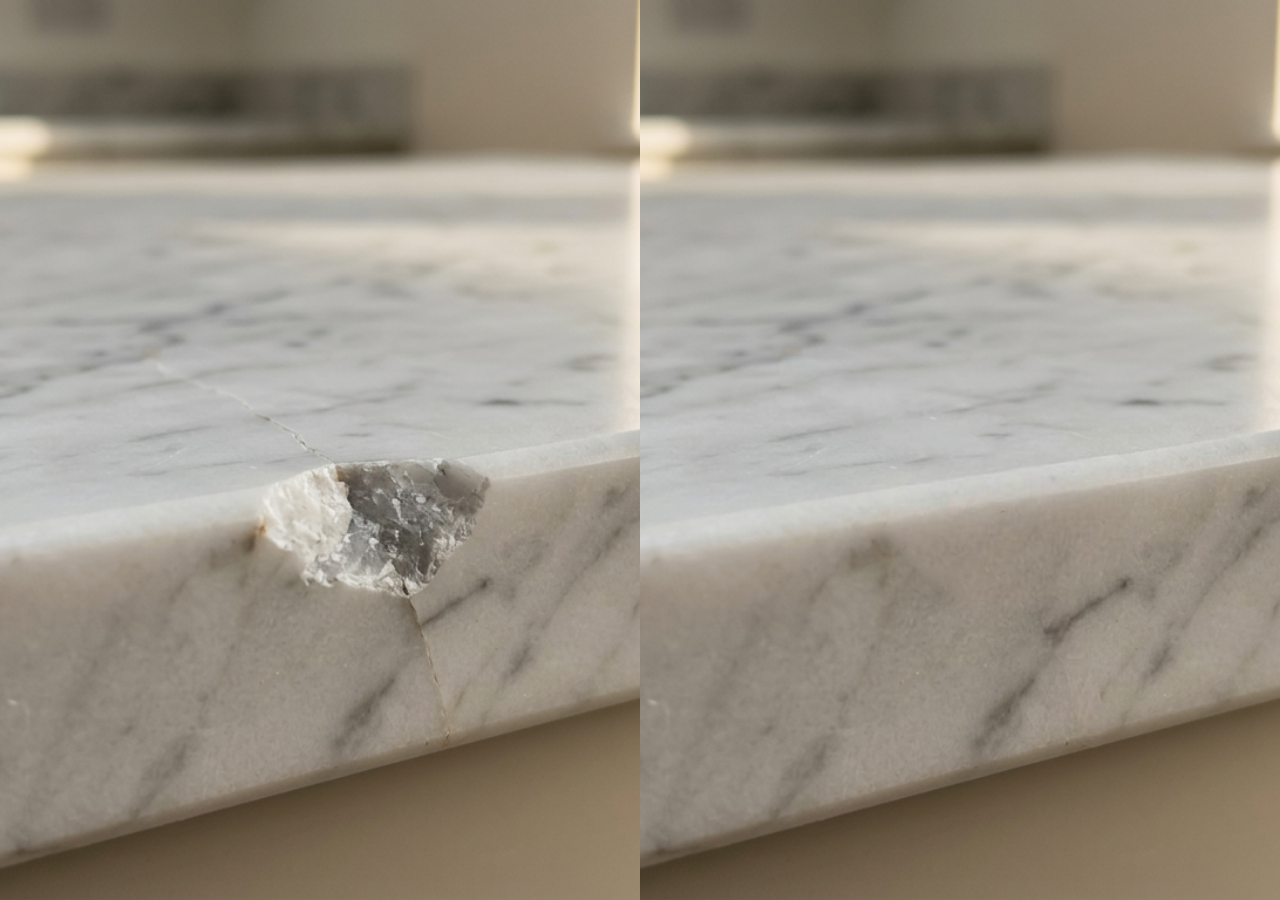
<file: index.html>
<!DOCTYPE html>
<html lang="en-GB">
<head>
  <meta charset="UTF-8">
  <meta name="viewport" content="width=device-width, initial-scale=1.0">
  <title>Magicman | From damage to done</title>
  <meta name="description" content="An interactive showcase of the Magicman surface repair service journey.">
  <link rel="preconnect" href="https://fonts.googleapis.com">
  <link href="https://fonts.googleapis.com/css2?family=Open+Sans:wght@400;600;700;800&display=swap" rel="stylesheet">

  <style>
    *, *::before, *::after { box-sizing: border-box; }
    html, body {
      height: 100%;
      margin: 0;
      overflow: hidden;                /* doors slide off-screen, no scrollbars */
      background: #13294B;             /* navy revealed behind the doors */
      font-family: 'Open Sans', Arial, sans-serif;
    }

    /* ----------------------------------------------------------------------
       Reveal layer - sits behind the doors and is uncovered as they open.
       ---------------------------------------------------------------------- */
    .reveal {
      position: fixed;
      inset: 0;
      z-index: 1;
      display: flex;
      flex-direction: column;
      align-items: center;
      justify-content: center;
      gap: 28px;
      padding: 24px;
      text-align: center;
    }
    .reveal-logo {
      height: 90px;
      width: auto;
      opacity: 0;
      transition: opacity 0.7s ease;
    }
    .reveal-title {
      color: #FFFFFF;
      font-weight: 800;
      font-size: 48px;
      line-height: 1.1;
      margin: 0;
      opacity: 0;
      transition: opacity 0.7s ease;
    }
    .reveal-cta {
      display: inline-block;
      background: #AED284;
      color: #13294B;
      font-weight: 800;
      font-size: 18px;
      padding: 14px 32px;
      border-radius: 8px;
      text-decoration: none;
      opacity: 0;
      transition: opacity 0.7s ease, transform 0.1s ease;
    }
    .reveal-cta:hover { transform: translateY(-2px); }

    /* The reveal content fades in (staggered) once the doors begin opening. */
    body.is-open .reveal-logo  { opacity: 1; }
    body.is-open .reveal-title { opacity: 1; transition-delay: 0.2s; }
    body.is-open .reveal-cta   { opacity: 1; transition-delay: 0.4s; animation: marvGlowPulse 2s ease-in-out infinite; }

    /* Shared wasabi glow pulse, matching the MARV sprites in the stage files. */
    @keyframes marvGlowPulse {
      0%, 100% { box-shadow: 0 0 8px 3px rgba(174, 210, 132, 0.4); }
      50%      { box-shadow: 0 0 16px 6px rgba(174, 210, 132, 0.7); }
    }

    /* ----------------------------------------------------------------------
       Sliding doors - two full-height panels meeting at the centre, no gap.
       Left = damaged surface, right = repaired surface. They slide apart
       after a hold, revealing the navy landing content behind.
       ---------------------------------------------------------------------- */
    .door {
      position: fixed;
      top: 0;
      width: 50vw;
      height: 100%;
      z-index: 10;
      background-size: cover;
      background-position: center;
      background-repeat: no-repeat;
      transition: transform 1s ease-in-out;
    }
    .door--left  { left: 0;  background-image: url('assets/images/counter_chip.png'); }
    .door--right { left: 50vw; background-image: url('assets/images/counter_chip_after.png'); }

    body.is-open .door--left  { transform: translateX(-100%); }
    body.is-open .door--right { transform: translateX(100%); }
  </style>
</head>
<body>

  <!-- Behind the doors: navy background with the centred landing content. -->
  <main class="reveal">
    <img class="reveal-logo" src="assets/images/magicman-white.png" alt="Magicman">
    <h1 class="reveal-title">From damage to done</h1>
    <a class="reveal-cta" href="stages/MM-CE-S1-claim.html">Enter the experience</a>
  </main>

  <!-- Sliding doors: damaged surface (left) and repaired surface (right). -->
  <div class="door door--left"></div>
  <div class="door door--right"></div>

  <script>
    /* On load, hold the closed doors for 1.5s, then slide them apart and fade
       the landing content in. */
    window.addEventListener('load', function () {
      setTimeout(function () { document.body.classList.add('is-open'); }, 1500);
    });

    /* Entering the experience requests native fullscreen. The request is made
       directly inside the click handler to satisfy the browser user-gesture
       requirement, then navigation to Stage 1 follows. */
    var enterCta = document.querySelector('.reveal-cta');
    if (enterCta) {
      enterCta.addEventListener('click', function (e) {
        e.preventDefault();
        var target = enterCta.getAttribute('href');
        var root = document.documentElement;
        var request = root.requestFullscreen || root.webkitRequestFullscreen || root.msRequestFullscreen;
        function go() { window.location.href = target; }
        if (request) {
          try {
            var result = request.call(root);
            if (result && result.then) { result.then(go, go); } else { go(); }
          } catch (err) { go(); }
        } else {
          go();
        }
      });
    }
  </script>

</body>
</html>
</file>
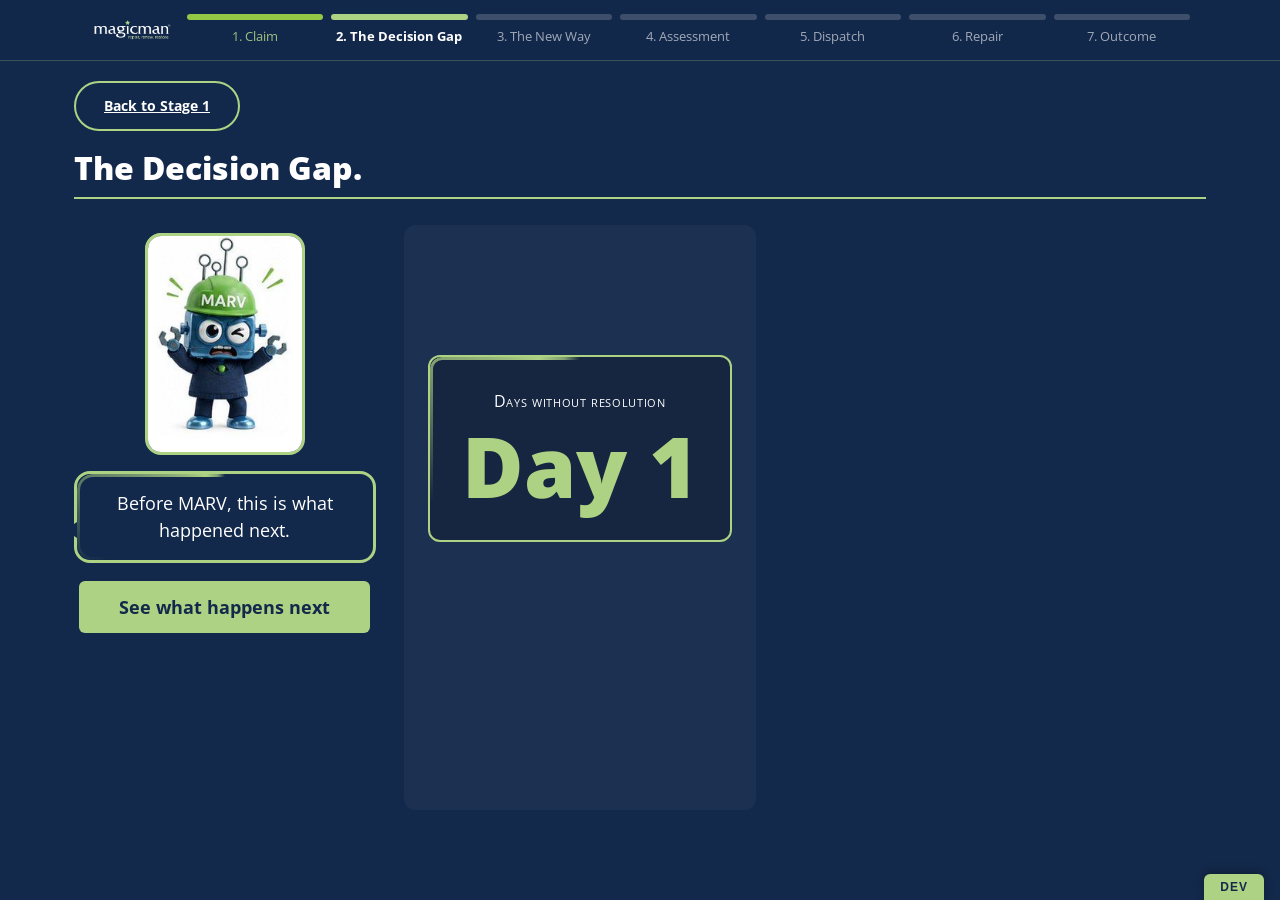
<file: stages/MM-CE-S2-gap.html>
<!DOCTYPE html>
<html lang="en-GB">
<head>
  <meta charset="UTF-8">
  <meta name="viewport" content="width=device-width, initial-scale=1.0">
  <title>Magicman | The Repair Journey - Stage 2 The Decision Gap</title>
  <link rel="preconnect" href="https://fonts.googleapis.com">
  <link href="https://fonts.googleapis.com/css2?family=Open+Sans:wght@400;600;700;800&display=swap" rel="stylesheet">
  <!-- Shared shell stylesheet + device detection, loaded before this stage's own
       <style> so the stage's bespoke styles win the cascade while the higher
       specificity body.device-mobile rules in main.css still apply. -->
  <link rel="stylesheet" href="../css/main.css">
  <script src="../js/main.js" defer></script>
  <style>
    *, *::before, *::after { box-sizing: border-box; }

    html, body {
      background: var(--navy);
      color: var(--white);
      overflow-x: hidden;
    }

    .gap-wrap {
      position: relative;
      width: 100%;
      max-width: 1180px;
      margin: 0 auto;
      padding: 16px 24px 44px;
    }

    .gap-back {
      display: inline-block;
      margin: 4px 0 12px;
      font-size: 14px;
    }

    /* Full-width stage header */
    .stage-header { width: 100%; margin: 6px 0 26px; }
    .stage-header__title {
      margin: 0 0 10px;
      font-family: 'Open Sans', sans-serif;
      font-weight: 800;
      font-size: 32px;
      color: var(--white);
    }
    .stage-header__rule { height: 2px; width: 100%; background: var(--wasabi); }

    /* ---------- Three column composition ---------- */
    .gap-grid {
      display: grid;
      grid-template-columns: 1fr 1fr 1.4fr;
      gap: 28px;
      align-items: stretch;
      min-height: 65vh;
    }

    /* Left column - MARV, medium and with breathing room; button centred */
    .gap-marv-col {
      display: flex;
      flex-direction: column;
      align-items: center;
      text-align: center;
      gap: 18px;
      padding-top: 8px;
    }
    .gap-marv-col .marv { display: flex; flex-direction: column; align-items: center; gap: 16px; }
    .gap-marv-col .marv-sprite { width: 160px; height: auto; }
    .gap-marv-col .marv-bubble { max-width: 100%; }

    /* Centre column - the day counter, locked and vertically centred.
       Subtle lighter panel separates it from the navy on either side. */
    .gap-day-col {
      display: flex;
      flex-direction: column;
      align-items: center;
      justify-content: center;
      text-align: center;
      background: rgba(255, 255, 255, 0.04);
      border-radius: 12px;
      padding: 28px 24px;
    }

    /* Dark card that anchors the counter so it no longer floats on the navy */
    .day-card {
      background: rgba(0, 0, 0, 0.22);
      border: 2px solid #AED284;
      border-radius: 12px;
      padding: 32px;
    }

    /* Reserve space so the counter card never shifts when the button appears */
    #gap-better-zone {
      width: 100%;
      min-height: 110px;
      margin-top: 28px;
      display: flex;
      align-items: center;
      justify-content: center;
    }
    .day-counter { opacity: 0; transition: opacity 0.6s ease; perspective: 700px; }
    .day-counter.is-on { opacity: 1; }
    .day-counter__label {
      display: block;
      margin: 0 0 10px;
      font-size: 16px;
      font-variant: small-caps;
      letter-spacing: 0.04em;
      color: var(--white);
    }
    .day-counter__num {
      display: block;
      font-family: 'Open Sans', sans-serif;
      font-weight: 800;
      font-size: 84px;
      line-height: 1;
      white-space: nowrap;
      color: var(--wasabi);
      transform-origin: center;
      transition: color 0.5s ease;
    }
    .day-counter__num.flip { animation: dayFlip 0.6s ease; }
    @keyframes dayFlip {
      0% { transform: rotateX(0deg); }
      45% { transform: rotateX(90deg); opacity: 0.25; }
      55% { transform: rotateX(-90deg); opacity: 0.25; }
      100% { transform: rotateX(0deg); opacity: 1; }
    }

    /* Right column - fixed height, emails build top-down, scroll inside only */
    #email-chain {
      height: 65vh;
      overflow-x: hidden;
      overflow-y: auto;
      display: flex;
      flex-direction: column;
      justify-content: flex-start;
    }

    .email {
      background: var(--white);
      color: #333333;
      border-left: 4px solid #999999;
      border-radius: 4px;
      padding: 14px 16px;
      margin: 0 0 12px;
      width: 100%;
      max-width: 560px;
      box-shadow: 0 2px 10px rgba(0, 0, 0, 0.18);
      opacity: 0;
      transform: translateY(28px);
    }
    .email.is-in { animation: emailDrop 0.4s ease-out forwards; }
    @keyframes emailDrop {
      0% { opacity: 0; transform: translateY(28px); }
      100% { opacity: 1; transform: translateY(0); }
    }

    /* Mrs Howard - the customer - warm tint */
    .email.is-customer { background: #FFF5F5; }

    .email__head { display: flex; justify-content: space-between; align-items: baseline; gap: 10px; }
    .email__from { font-weight: 700; color: var(--navy); font-size: 14px; }
    .email__role { font-weight: 400; color: #888888; font-size: 12px; }
    .email__time { font-size: 11px; color: #b8b8b8; white-space: nowrap; }
    .email__to { font-size: 12px; color: #888888; margin: 3px 0 0; }
    .email__subject { font-style: italic; font-size: 13px; color: #555555; margin: 8px 0 6px; }
    .email__body { font-size: 13px; color: #333333; line-height: 1.5; margin: 0; }

    /* Action buttons */
    .gap-cta {
      background: var(--wasabi);
      color: var(--navy);
      font-family: 'Open Sans', sans-serif;
      font-weight: 700;
      font-size: 18px;
      padding: 14px 40px;
      border: none;
      border-radius: 6px;
      cursor: pointer;
      opacity: 0;
      transition: opacity 0.6s ease, transform 0.12s ease;
    }
    .gap-cta.is-in { opacity: 1; }
    .gap-cta:hover { transform: translateY(-2px); }
    /* Large hero button below the counter card, full width of the centre column */
    .gap-cta--hero { width: 100%; min-height: 80px; font-size: 24px; padding: 14px 24px; }
    /* Attention-grab pulse animation; removed once clicked */
    .gap-cta--pulse { animation: ctaPulse 1.4s ease-in-out infinite; }
    @keyframes ctaPulse {
      0%, 100% { box-shadow: 0 0 0 0 rgba(174, 210, 132, 0.55); }
      50% { box-shadow: 0 0 20px 7px rgba(174, 210, 132, 0.85); }
    }

    /* ---------- Mobile ---------- */
    body.device-mobile .gap-grid { grid-template-columns: 1fr; min-height: 0; }
    body.device-mobile .gap-day-col { padding: 24px 0; }
    body.device-mobile .day-counter__num { font-size: 56px; }
    body.device-mobile .email { max-width: 100%; }
    body.device-mobile .gap-cta { width: 100%; }

    /* ---- S4 circuit-trace glow treatment - a rotating wasabi trace added over
       the wasabi border that the MARV sprite, bubble and day-card carry. The
       trace is a masked ::after so it adds no layout box. ---- */
    @property --s4angle { syntax: '<angle>'; initial-value: 0deg; inherits: false; }
    .s4-frame { position: relative; display: inline-block; line-height: 0; border-radius: 16px; }
    .marv-bubble, .day-card { position: relative; }
    .day-card { animation: marvGlowPulse 2s ease-in-out infinite; }
    .s4-frame::after, .marv-bubble::after, .day-card::after {
      content: ""; position: absolute; inset: 0; border-radius: inherit; padding: 3px;
      background: conic-gradient(from var(--s4angle, 0deg),
        rgba(174, 210, 132, 0) 0deg, rgba(174, 210, 132, 0) 250deg,
        rgba(174, 210, 132, 0.7) 300deg, #AED284 335deg,
        rgba(174, 210, 132, 0.7) 350deg, rgba(174, 210, 132, 0) 360deg);
      -webkit-mask: linear-gradient(#fff 0 0) content-box, linear-gradient(#fff 0 0);
      -webkit-mask-composite: xor;
              mask: linear-gradient(#fff 0 0) content-box, linear-gradient(#fff 0 0);
      mask-composite: exclude;
      animation: s4Trace 3.5s linear infinite; pointer-events: none;
    }
    @keyframes s4Trace { to { --s4angle: 360deg; } }
  </style>
</head>
<body>

  <!-- Progress indicator - 7 stages, Stage 2 The Decision Gap active. No
       id="progress-steps" so the shell's main.js never re-renders it. -->
  <header class="progress-bar" aria-label="Journey progress">
    <div class="progress-bar__inner">
      <img class="progress-bar__logo" src="../assets/images/magicman-white.png" alt="Magicman">
      <ol class="progress-steps">
        <li class="progress-step is-complete"><span class="progress-step__dot"></span><span class="progress-step__label">1. Claim</span></li>
        <li class="progress-step is-active" aria-current="step"><span class="progress-step__dot"></span><span class="progress-step__label">2. The Decision Gap</span></li>
        <li class="progress-step"><span class="progress-step__dot"></span><span class="progress-step__label">3. The New Way</span></li>
        <li class="progress-step"><span class="progress-step__dot"></span><span class="progress-step__label">4. Assessment</span></li>
        <li class="progress-step"><span class="progress-step__dot"></span><span class="progress-step__label">5. Dispatch</span></li>
        <li class="progress-step"><span class="progress-step__dot"></span><span class="progress-step__label">6. Repair</span></li>
        <li class="progress-step"><span class="progress-step__dot"></span><span class="progress-step__label">7. Outcome</span></li>
      </ol>
    </div>
  </header>

  <main class="gap-wrap">

    <a class="btn btn-ghost gap-back" href="MM-CE-S1-claim.html">Back to Stage 1</a>

    <!-- Full-width stage header -->
    <div class="stage-header">
      <h1 class="stage-header__title">The Decision Gap.</h1>
      <div class="stage-header__rule"></div>
    </div>

    <div class="gap-grid">

      <!-- Left column - MARV and the start button -->
      <div class="gap-marv-col">
        <div class="marv">
          <span class="s4-frame"><img class="marv-sprite" id="gap-marv-sprite" src="../assets/marv/marvwincing.png" alt="MARV looking uneasy"></span>
          <div class="marv-bubble default" id="gap-marv-bubble" style="display: none;"></div>
        </div>
        <div id="gap-cta-zone"></div>
      </div>

      <!-- Centre column - the day counter (the hero) and the better-way button -->
      <div class="gap-day-col">
        <div class="day-card">
          <div class="day-counter" id="day-counter" aria-live="polite">
            <span class="day-counter__label">Days without resolution</span>
            <span class="day-counter__num" id="day-num">Day 1</span>
          </div>
        </div>
        <div id="gap-better-zone"></div>
      </div>

      <!-- Right column - the email chain -->
      <div class="gap-email-col">
        <div id="email-chain"></div>
      </div>

    </div>

  </main>

  <!-- DEVELOPER NAVIGATION - REMOVE BEFORE LAUNCH -->
  <div class="dev-nav" id="dev-nav">
    <div class="dev-nav__panel">
      <h4 class="dev-nav__title">Developer Navigation - Remove Before Launch</h4>
      <div style="display: flex; gap: 6px; margin-bottom: 8px;">
        <button class="dev-nav__btn" type="button" style="flex: 1; margin: 0; cursor: pointer; font-family: inherit; text-align: center;" onclick="__devPrevScene()">Prev Scene</button>
        <button class="dev-nav__btn" type="button" style="flex: 1; margin: 0; cursor: pointer; font-family: inherit; text-align: center;" onclick="__devNextScene()">Next Scene</button>
        <button class="dev-nav__btn" type="button" style="flex: 1; margin: 0; cursor: pointer; font-family: inherit; text-align: center;" onclick="__devReplayScene()">Replay Scene</button>
      </div>
      <a class="dev-nav__btn" href="MM-CE-S1-claim.html">Stage 1 - The Problem Lands</a>
      <a class="dev-nav__btn" href="MM-CE-S2-gap.html">Stage 2 - The Decision Gap</a>
      <a class="dev-nav__btn" href="MM-CE-S3-newway.html">Stage 3 - The New Way</a>
      <a class="dev-nav__btn" href="MM-CE-S4-assessment.html">Stage 4 - Assessment</a>
      <a class="dev-nav__btn" href="MM-CE-S5-technician.html">Stage 5</a>
      <a class="dev-nav__btn" href="MM-CE-S6-repair.html">Stage 6 - The Repair</a>
      <a class="dev-nav__btn" href="MM-CE-S7-outcome.html">Stage 7 - The Outcome</a>
      <a class="dev-nav__btn" href="../assets/video/customer_contractor_conversation.mp4" target="_blank" rel="noopener">Colossyan customer video (demo only)</a>
    </div>
    <button class="dev-nav__tab" type="button"
            onclick="document.getElementById('dev-nav').classList.toggle('is-open')">DEV</button>
  </div>

  <script>
  (function () {
    'use strict';

    /* ---- Synthesised sound (Web Audio API only) ---- */
    var SFX = (function () {
      var ctx = null;
      function ac() {
        if (!ctx) {
          var AC = window.AudioContext || window.webkitAudioContext;
          if (AC) { ctx = new AC(); }
        }
        if (ctx && ctx.state === 'suspended') { ctx.resume(); }
        return ctx;
      }
      function tone(freq, type, dur, vol, delay) {
        var c = ac();
        if (!c) { return; }
        var o = c.createOscillator(), g = c.createGain();
        o.type = type;
        o.frequency.value = freq;
        var t = c.currentTime + (delay || 0);
        g.gain.value = 0.0001;
        g.gain.linearRampToValueAtTime(vol, t + 0.01);
        g.gain.exponentialRampToValueAtTime(0.0001, t + dur);
        o.connect(g); g.connect(c.destination);
        o.start(t); o.stop(t + dur + 0.03);
      }
      return {
        resume: function () { ac(); },
        ping: function () { tone(988, 'sine', 0.12, 0.05, 0); tone(1319, 'sine', 0.14, 0.045, 0.06); },
        alert: function () { tone(440, 'sine', 0.5, 0.07, 0); tone(330, 'sine', 0.5, 0.05, 0.13); },
        chime: function () { [523, 659, 784, 1047].forEach(function (f, i) { tone(f, 'sine', 0.4, 0.09, i * 0.09); }); }
      };
    })();

    /* ---- MARV (local control, own ids so main.js never drives them) ---- */
    function gapMarv(emotion, text, style) {
      var img = document.getElementById('gap-marv-sprite');
      var bubble = document.getElementById('gap-marv-bubble');
      if (img) {
        img.src = '../assets/marv/' + emotion + '.png';
        img.alt = 'MARV looking ' + emotion;
      }
      if (bubble) {
        if (text) {
          bubble.textContent = text;
          bubble.className = 'marv-bubble ' + (style || 'default');
          bubble.style.display = '';
        } else {
          bubble.textContent = '';
          bubble.style.display = 'none';
        }
      }
    }

    /* ---- The eight emails, in order ---- */
    var EMAILS = [
      { day: 1,  from: 'Sarah Mitchell', role: 'Claims Handler', to: 'David Reeves',  colour: '#4A90D9', time: '09:14',
        subject: 'Damage claim - vitreous china basin - urgent',
        body: 'Hi David, we have a new claim for a cracked basin at a managed property. Can you advise whether this is repair or replace? Client is pressing for an answer. Thanks, Sarah' },
      { day: 3,  from: 'David Reeves',   role: 'Loss Adjuster',  to: 'Sarah Mitchell', colour: '#E8A020', time: '11:47',
        subject: 'RE: Damage claim - vitreous china basin',
        body: 'Hi Sarah, I will need to arrange a site visit before I can make a decision. Earliest I can do is end of next week. Will confirm. David' },
      { day: 4,  from: 'Mrs Patricia Howard', role: 'Customer', to: 'Sarah Mitchell', colour: '#E85D5D', time: '19:02', customer: true,
        subject: 'My bathroom basin',
        body: 'Hi Sarah, just wondering if there is any update on my claim? We only have the one bathroom and it is making things very difficult for us. Many thanks, Patricia' },
      { day: 5,  from: 'Sarah Mitchell', role: 'Claims Handler', to: 'David Reeves',  colour: '#4A90D9', time: '08:33',
        subject: 'RE: Damage claim - chasing',
        body: 'Hi David, the client has been in touch again. Any chance we can speed this up? They are without a functioning bathroom. Sarah' },
      { day: 8,  from: 'Karen Briggs',   role: 'Site Manager',   to: 'David Reeves',  colour: '#9B59B6', time: '10:21',
        subject: 'RE: Site visit request',
        body: 'Hi David, this week is not possible - we have contractors on site. Can you try the week after next? Karen' },
      { day: 9,  from: 'Mrs Patricia Howard', role: 'Customer', to: 'Sarah Mitchell', colour: '#E85D5D', time: '07:48', customer: true,
        subject: 'RE: My bathroom basin',
        body: 'Sarah, I have not heard anything for nearly two weeks now. My husband has mobility issues and this is becoming a real problem for us. Please can someone help. Patricia' },
      { day: 10, from: 'David Reeves',   role: 'Loss Adjuster',  to: 'Pete Hollis',   colour: '#E8A020', time: '15:52',
        subject: 'Basin replacement quote needed',
        body: 'Hi Pete, can you get me a quote for a full basin replacement? Vitreous china, standard pedestal. Client is waiting. David' },
      { day: 14, from: 'Sarah Mitchell', role: 'Claims Handler', to: 'David Reeves',  colour: '#4A90D9', time: '17:48',
        subject: 'RE: Damage claim - escalating',
        body: 'David, the client is escalating. We still have no decision after two weeks. Can we get a resolution please? Sarah' }
    ];

    var dayCounter = document.getElementById('day-counter');
    var dayNum = document.getElementById('day-num');
    var chain = document.getElementById('email-chain');
    var ctaZone = document.getElementById('gap-cta-zone');
    var betterZone = document.getElementById('gap-better-zone');

    // Interpolate the counter colour: green (Day 1) -> amber (Day 7) -> red (Day 14).
    function dayColour(n) {
      var green = { r: 174, g: 210, b: 132 }; // #AED284
      var amber = { r: 255, g: 165, b: 0 };   // #FFA500
      var red   = { r: 255, g: 68,  b: 68 };  // #FF4444
      var d = Math.max(1, Math.min(14, n));
      var from, to, t;
      if (d <= 7) { from = green; to = amber; t = (d - 1) / 6; }
      else { from = amber; to = red; t = (d - 7) / 7; }
      var r = Math.round(from.r + (to.r - from.r) * t);
      var g = Math.round(from.g + (to.g - from.g) * t);
      var b = Math.round(from.b + (to.b - from.b) * t);
      return 'rgb(' + r + ', ' + g + ', ' + b + ')';
    }

    // Flip the number like a mechanical departure board on each update.
    function setDay(n) {
      dayNum.textContent = 'Day ' + n;
      dayNum.style.color = dayColour(n);
      dayCounter.classList.add('is-on');
      dayNum.classList.remove('flip');
      void dayNum.offsetWidth;
      dayNum.classList.add('flip');
    }

    function buildEmail(e) {
      var card = document.createElement('div');
      card.className = 'email' + (e.customer ? ' is-customer' : '');
      card.style.borderLeftColor = e.colour;
      card.innerHTML =
        '<div class="email__head">' +
          '<span><span class="email__from">' + e.from + '</span> ' +
          '<span class="email__role">(' + e.role + ')</span></span>' +
          '<span class="email__time">Day ' + e.day + ', ' + e.time + '</span>' +
        '</div>' +
        '<div class="email__to">To: ' + e.to + '</div>' +
        '<div class="email__subject">' + e.subject + '</div>' +
        '<p class="email__body">' + e.body + '</p>';
      return card;
    }

    /* ---- Buttons ---- */
    function showButton(zone, label, onClick, pulse, extraClass) {
      zone.innerHTML = '';
      var btn = document.createElement('button');
      btn.type = 'button';
      btn.className = 'gap-cta' + (extraClass ? ' ' + extraClass : '') + (pulse ? ' gap-cta--pulse' : '');
      btn.textContent = label;
      btn.addEventListener('click', function () {
        SFX.resume(); // this click is the gesture that unlocks audio
        btn.classList.remove('gap-cta--pulse'); // stop the pulse once clicked
        onClick();
      });
      zone.appendChild(btn);
      void btn.offsetWidth;
      btn.classList.add('is-in');
      return btn;
    }

    /* ---- Opening state - nothing plays until the start button is clicked ---- */
    function boot() {
      dayNum.textContent = 'Day 1';
      dayCounter.classList.add('is-on'); // counter is the hero from the start
      gapMarv('marvwincing', 'Before MARV, this is what happened next.', 'default');
      showButton(ctaZone, 'See what happens next', startChain, true, '');
    }

    /* ---- The inbox builds top-down ---- */
    function startChain() {
      ctaZone.innerHTML = '';
      gapMarv('marvwincing'); // uneasy throughout, drop the bubble while it builds
      EMAILS.forEach(function (e, i) {
        setTimeout(function () {
          var card = buildEmail(e);
          chain.appendChild(card);
          chain.scrollTop = chain.scrollHeight; // keep the newest in view
          setDay(e.day);
          void card.offsetWidth;
          card.classList.add('is-in');
          SFX.ping();
        }, 600 + i * 1800);
      });
      var lastAt = 600 + (EMAILS.length - 1) * 1800; // Day 14 arrives
      setTimeout(closing, lastAt + 1000);            // pause one second after it lands
    }

    /* ---- Closing state ---- */
    function closing() {
      gapMarv('marvalarmed',
        'Fourteen days. Four people. One customer still waiting. This is the decision gap.',
        'default');
      SFX.alert();
      setTimeout(function () {
        showButton(betterZone, "There's a better way", transitionOut, true, 'gap-cta--hero');
      }, 800);
    }

    /* ---- Transition out to Stage 3 ---- */
    function transitionOut() {
      betterZone.innerHTML = '';
      gapMarv('marvconfident', 'Let me show you what happens when you do this properly.', 'default');
      SFX.chime();
      setTimeout(function () { window.location.href = 'MM-CE-S3-newway.html'; }, 2200);
    }

    if (document.readyState === 'loading') {
      document.addEventListener('DOMContentLoaded', boot);
    } else {
      boot();
    }

    /* ---- DEV scene stepper (Prev/Next/Replay) for the dev panel. This stage is
       one continuous timeline, so it has two scenes: the opening state (Day 1 +
       prompt) and the escalation (the email chain that plays to the decision
       gap). Each replays from the start exactly as on first load. ---- */
    var DEV_ORDER = ['intro', 'escalation'];
    function devClearTimers() { var m = setTimeout(function () {}, 0); for (var i = 0; i <= m; i++) { clearTimeout(i); } }
    function devCur() { return (chain && chain.children.length > 0) ? 1 : 0; }
    function devGo(i) {
      if (i < 0 || i >= DEV_ORDER.length) { return; }
      devClearTimers();
      if (chain) { chain.innerHTML = ''; }
      if (ctaZone) { ctaZone.innerHTML = ''; }
      if (betterZone) { betterZone.innerHTML = ''; }
      boot();
      if (i === 1) { startChain(); }
    }
    window.__devPrevScene = function () { devGo(devCur() - 1); };
    window.__devNextScene = function () { devGo(devCur() + 1); };
    window.__devReplayScene = function () { devGo(devCur()); };
  })();
  </script>

</body>
</html>
</file>
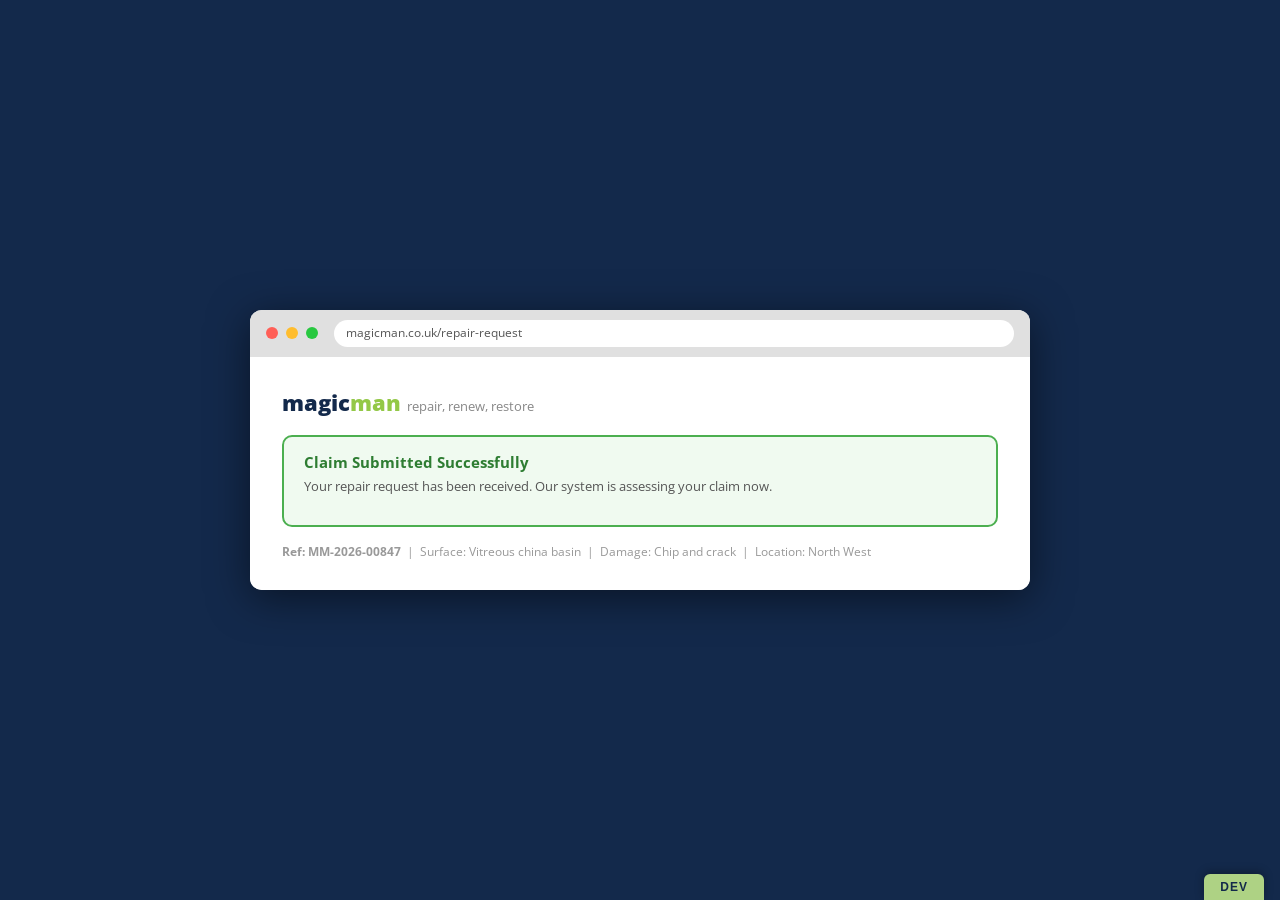
<file: stages/MM-CE-S3-assessment.html>
<!DOCTYPE html>
<html lang="en-GB">
<head>
<meta charset="UTF-8">
<meta name="viewport" content="width=device-width, initial-scale=1.0">
<title>Magicman | The Repair Journey - Stage 3 Assessment</title>
<link rel="preconnect" href="https://fonts.googleapis.com">
<link href="https://fonts.googleapis.com/css2?family=Open+Sans:wght@400;600;700;800&display=swap" rel="stylesheet">
<!-- Shared shell stylesheet + device detection, loaded before this stage's own
     <style> so the stage's bespoke styles win the cascade while the higher
     specificity body.device-mobile rules in main.css still apply. -->
<link rel="stylesheet" href="../css/main.css">
<script src="../js/main.js" defer></script>
<style>
  :root {
    --navy: #13294B;
    --wasabi: #AED284;
    --hunter: #93C847;
    --white: #FFFFFF;
    --dark: #1A1A2E;
  }
  * { margin: 0; padding: 0; box-sizing: border-box; }
  body {
    font-family: "Open Sans", sans-serif;
    background: var(--navy);
    color: var(--white);
    min-height: 100vh;
    overflow-x: hidden;
  }

  /* ===================== TRANSITION ===================== */
  #transition-overlay {
    position: fixed; inset: 0; z-index: 1000;
    display: flex; align-items: center; justify-content: center;
    background: var(--navy);
  }
  #real-world-screen {
    width: 780px; max-width: 90vw;
    background: #f4f4f4; border-radius: 12px; overflow: hidden;
    box-shadow: 0 8px 40px rgba(0,0,0,0.5);
  }
  .browser-bar {
    background: #e0e0e0; padding: 10px 16px;
    display: flex; align-items: center; gap: 8px;
  }
  .browser-dot { width: 12px; height: 12px; border-radius: 50%; }
  .browser-dot.red    { background: #ff5f57; }
  .browser-dot.yellow { background: #ffbd2e; }
  .browser-dot.green  { background: #28c840; }
  .browser-url {
    flex: 1; background: white; border-radius: 20px;
    padding: 4px 12px; font-size: 12px; color: #555; margin-left: 8px;
  }
  .claim-content { padding: 28px 32px; background: white; }
  .claim-logo { font-size: 22px; font-weight: 800; color: var(--navy); margin-bottom: 16px; }
  .claim-logo span { color: var(--hunter); }
  .claim-confirmed {
    background: #f0faf0; border: 2px solid #4caf50;
    border-radius: 10px; padding: 16px 20px; margin-bottom: 16px;
  }
  .claim-confirmed h3 { color: #2e7d32; font-size: 15px; margin-bottom: 6px; }
  .claim-confirmed p  { color: #555; font-size: 13px; line-height: 1.5; }
  .claim-ref { font-size: 12px; color: #999; }
  .phase-blur #real-world-screen {
    animation: realWorldBlur 2.5s ease-in forwards;
  }
  @keyframes realWorldBlur {
    0%   { filter: blur(0px) saturate(1); transform: scale(1); }
    40%  { filter: blur(4px) saturate(0.5); }
    100% { filter: blur(20px) saturate(0) brightness(0.2); transform: scale(0.96); }
  }
  #video-overlay {
    position: fixed; inset: 0; z-index: 1001;
    background: var(--navy); display: none;
  }
  #video-overlay.active { display: block; }
  #transition-video { width: 100%; height: 100%; object-fit: cover; }
  #vignette {
    position: fixed; inset: 0; z-index: 999; pointer-events: none; opacity: 0;
    background: radial-gradient(ellipse at center, transparent 25%, rgba(19,41,75,0.97) 100%);
    transition: opacity 1s ease;
  }
  .phase-blur #vignette { opacity: 1; }

  /* ===================== MARV WORLD ===================== */
  #marvs-world {
    position: fixed; inset: 0; opacity: 0; pointer-events: none;
    transition: opacity 1s ease; overflow: hidden;
  }
  #marvs-world.visible { opacity: 1; pointer-events: all; }

  #lab-img {
    position: absolute; inset: 0;
    width: 100%; height: 100%;
    object-fit: cover; object-position: center;
    filter: brightness(0.72);
  }
  .lab-overlay {
    position: absolute; inset: 0; pointer-events: none;
    background: linear-gradient(
      to bottom,
      rgba(19,41,75,0)    0%,
      rgba(19,41,75,0)    42%,
      rgba(19,41,75,0.4)  62%,
      rgba(19,41,75,0.92) 80%,
      rgba(19,41,75,0.97) 100%
    );
  }

  /* img-stage: JS positions this to match rendered image exactly */
  #img-stage {
    position: absolute;
    pointer-events: none;
  }

  /* Map dots */
  #map-dots {
    position: absolute; inset: 0;
    opacity: 0; transition: opacity 1.2s ease;
    pointer-events: none;
  }
  #map-dots.visible { opacity: 1; }
  .map-pulse {
    position: absolute;
    border-radius: 50%;
    background: var(--wasabi);
    box-shadow: 0 0 7px var(--wasabi);
    transform: translate(-50%, -50%);
    animation: mapPulse 2.8s ease-in-out infinite;
  }
  .map-pulse::after {
    content: ""; position: absolute; inset: -4px; border-radius: 50%;
    border: 2px solid var(--wasabi);
    animation: mapRing 2.8s ease-in-out infinite; opacity: 0;
  }
  @keyframes mapPulse {
    0%,100% { transform: translate(-50%,-50%) scale(1);   opacity: 0.85; }
    50%     { transform: translate(-50%,-50%) scale(1.4); opacity: 1;    }
  }
  @keyframes mapRing {
    0%   { transform: scale(0.8); opacity: 0.7; }
    100% { transform: scale(2.6); opacity: 0;   }
  }

  /* Clock */
  #clock-overlay {
    position: absolute;
    pointer-events: none;
    opacity: 0; transition: opacity 0.8s ease;
  }
  #clock-overlay.visible { opacity: 1; }
  .clock-centre {
    position: absolute; top: 50%; left: 50%;
    border-radius: 50%; background: #2a1a0a; z-index: 3;
  }
  .clock-hand {
    position: absolute; bottom: 50%; left: 50%;
    border-radius: 3px 3px 0 0;
    transform-origin: bottom center;
    background: #2a1a0a;
  }
  .hand-hour   { animation: spinHour   4s   linear infinite; }
  .hand-minute { animation: spinMinute 1.5s linear infinite; }
  @keyframes spinHour   { from{transform:rotate(0deg)} to{transform:rotate(360deg)} }
  @keyframes spinMinute { from{transform:rotate(0deg)} to{transform:rotate(360deg)} }

  /* Assessing banner */
  #assessing-banner {
    position: absolute; top: 18px; left: 50%; transform: translateX(-50%);
    background: rgba(19,41,75,0.92); border: 2px solid var(--wasabi);
    border-radius: 50px; padding: 10px 28px;
    display: flex; align-items: center; gap: 12px; white-space: nowrap;
    box-shadow: 0 4px 20px rgba(0,0,0,0.4);
    opacity: 0; transition: opacity 0.8s ease;
    backdrop-filter: blur(8px); z-index: 10; pointer-events: none;
  }
  #assessing-banner.visible { opacity: 1; }
  .assessing-dot {
    width: 10px; height: 10px; border-radius: 50%; background: var(--wasabi);
    animation: mapPulse 1.4s ease-in-out infinite; flex-shrink: 0;
  }
  .assessing-label {
    font-size: 13px; font-weight: 800; color: var(--wasabi);
    text-transform: uppercase; letter-spacing: 0.1em;
  }
  .assessing-ref {
    font-size: 12px; color: rgba(255,255,255,0.6);
    border-left: 1px solid rgba(174,210,132,0.3); padding-left: 12px;
  }

  /* Claim monitor */
  #claim-monitor {
    position: absolute; top: 68px; right: 28px; width: 200px;
    background: rgba(19,41,75,0.93); border: 2px solid rgba(174,210,132,0.45);
    border-radius: 12px; padding: 13px;
    box-shadow: 0 0 24px rgba(174,210,132,0.1);
    opacity: 0; transition: opacity 0.8s ease; z-index: 10;
  }
  #claim-monitor.visible { opacity: 1; }
  .monitor-header {
    font-size: 9px; font-weight: 800; color: var(--wasabi);
    text-transform: uppercase; letter-spacing: 0.1em;
    margin-bottom: 8px; border-bottom: 1px solid rgba(174,210,132,0.2);
    padding-bottom: 6px;
  }
  .monitor-row { display: flex; justify-content: space-between; margin-bottom: 4px; }
  .monitor-key { color: rgba(255,255,255,0.5); font-size: 9px; }
  .monitor-val { color: rgba(255,255,255,0.9); font-size: 9px; font-weight: 700; text-align: right; max-width: 60%; }

  /* ===================== STAGE CONTENT ===================== */
  #stage-content {
    position: absolute; bottom: 0; left: 0; right: 0;
    padding: 0 0 28px;
    display: flex; flex-direction: column; align-items: center;
    z-index: 20;
  }
  #marv-panel {
    display: flex; align-items: flex-end; gap: 18px;
    max-width: 960px; width: 100%; padding: 0 40px; margin-bottom: 18px;
  }
  #s2-marv-sprite {
    width: 112px; height: 140px; object-fit: contain;
    filter: drop-shadow(0 4px 16px rgba(0,0,0,0.5));
    flex-shrink: 0; transition: opacity 0.3s ease;
  }
  #s2-marv-bubble {
    background: var(--navy); border: 2.5px solid var(--wasabi);
    border-radius: 18px 18px 18px 4px; padding: 16px 22px;
    font-size: 15px; line-height: 1.65; color: var(--white);
    max-width: 640px; box-shadow: 0 4px 24px rgba(0,0,0,0.4);
    opacity: 0; transform: translateY(8px);
    transition: opacity 0.5s ease, transform 0.5s ease;
  }
  #s2-marv-bubble.visible          { opacity: 1; transform: translateY(0); }
  #s2-marv-bubble.correct-reaction { border-color: var(--wasabi); }
  #s2-marv-bubble.wrong-reaction   { border-color: #e05555; }

  #boot-sequence {
    max-width: 960px; width: 100%; padding: 0 40px;
    display: flex; flex-direction: column;
  }
  .boot-beat {
    display: flex; align-items: center; gap: 16px;
    background: rgba(19,41,75,0.88);
    border: 1.5px solid rgba(174,210,132,0.25);
    border-radius: 14px; padding: 14px 20px; margin-bottom: 10px;
    opacity: 0; transform: translateX(-24px);
    transition: opacity 0.6s ease, transform 0.6s ease;
    backdrop-filter: blur(6px);
  }
  .boot-beat.visible { opacity: 1; transform: translateX(0); }
  .boot-icon {
    font-size: 24px; width: 44px; height: 44px;
    background: rgba(174,210,132,0.13); border-radius: 10px;
    display: flex; align-items: center; justify-content: center; flex-shrink: 0;
  }
  .boot-text { flex: 1; }
  .boot-text strong {
    display: block; font-size: 13px; font-weight: 800;
    color: var(--wasabi); text-transform: uppercase;
    letter-spacing: 0.06em; margin-bottom: 3px;
  }
  .boot-text span { font-size: 13px; color: rgba(255,255,255,0.75); line-height: 1.5; }
  .boot-badge { font-size: 20px; font-weight: 800; color: var(--wasabi); white-space: nowrap; }

  #claim-ping {
    display: none; align-items: center; gap: 14px;
    background: rgba(174,210,132,0.1); border: 2px solid var(--wasabi);
    border-radius: 14px; padding: 14px 20px; margin-bottom: 14px;
    opacity: 0; transform: scale(0.94);
    transition: opacity 0.5s ease, transform 0.5s ease;
  }
  #claim-ping.visible { opacity: 1; transform: scale(1); }
  .ping-dot {
    width: 11px; height: 11px; border-radius: 50%; background: var(--wasabi);
    animation: mapPulse 1.2s ease-in-out infinite; flex-shrink: 0;
  }
  .ping-text { font-size: 13px; color: var(--white); line-height: 1.5; }
  .ping-text strong { color: var(--wasabi); }

  #cta-zone {
    max-width: 960px; width: 100%; padding: 0 40px 4px; display: flex;
  }
  .clay-btn {
    display: inline-block; background: var(--wasabi); color: var(--dark);
    font-family: "Open Sans", sans-serif; font-weight: 800; font-size: 15px;
    padding: 14px 38px; border-radius: 50px; border: none; cursor: pointer;
    box-shadow: 0 6px 0 #7a9e52, 0 8px 20px rgba(0,0,0,0.35);
    transition: transform 0.1s ease, box-shadow 0.1s ease;
    text-transform: uppercase; letter-spacing: 0.06em;
    animation: btnPulse 2.5s ease-in-out infinite;
  }
  .clay-btn:hover {
    transform: translateY(-2px);
    box-shadow: 0 8px 0 #7a9e52, 0 12px 24px rgba(0,0,0,0.4); animation: none;
  }
  .clay-btn:active {
    transform: translateY(4px);
    box-shadow: 0 2px 0 #7a9e52, 0 4px 10px rgba(0,0,0,0.3);
  }
  @keyframes btnPulse {
    0%,100% { box-shadow: 0 6px 0 #7a9e52, 0 8px 20px rgba(0,0,0,0.35), 0 0 0 0 rgba(174,210,132,0.45); }
    50%     { box-shadow: 0 6px 0 #7a9e52, 0 8px 20px rgba(0,0,0,0.35), 0 0 0 14px rgba(174,210,132,0); }
  }

  /* ===================== SCANNER ===================== */
  #scanner-stage {
    display: none; max-width: 960px; width: 100%; padding: 0 40px;
  }
  .scanner-panels {
    display: grid; grid-template-columns: repeat(3,1fr);
    gap: 14px; margin-bottom: 14px; align-items: start;
  }
  .surface-panel {
    background: rgba(19,41,75,0.88); border: 2px solid rgba(174,210,132,0.2);
    border-radius: 14px; padding: 16px; cursor: pointer;
    transition: border-color 0.3s ease; align-self: start;
  }
  .surface-panel:hover        { border-color: rgba(174,210,132,0.45); }
  .surface-panel.scanning     { border-color: var(--wasabi); }
  .surface-panel.scanned      { border-color: rgba(174,210,132,0.6); background: rgba(19,41,75,0.95); }
  .surface-panel.correct-glow { border-color: var(--wasabi); background: rgba(174,210,132,0.08); box-shadow: 0 0 20px rgba(174,210,132,0.2); }
  .surface-panel.wrong-glow   { border-color: #e05555; }
  .surface-label {
    font-size: 11px; font-weight: 800; color: var(--wasabi);
    text-transform: uppercase; letter-spacing: 0.1em; margin-bottom: 10px;
  }
  .surface-visual {
    height: 62px; border-radius: 8px; margin-bottom: 12px;
    position: relative; overflow: hidden;
  }
  .surface-a { background: linear-gradient(135deg,#e8e0d8,#d4c8bc,#c8b8a8); }
  .surface-b { background: linear-gradient(135deg,#f4f4f4,#ebebeb,#dcdcdc); }
  .surface-c { background: linear-gradient(135deg,#c8d8c0,#b8c8b0,#a8b8a0); }
  .scan-beam {
    position: absolute; width: 44px; height: 44px; border-radius: 50%;
    background: radial-gradient(circle, rgba(174,210,132,0.85) 0%, rgba(174,210,132,0.3) 55%, transparent 72%);
    pointer-events: none; display: none;
    transform: translate(-50%,-50%); left: 50%; top: 50%;
    box-shadow: 0 0 22px rgba(174,210,132,0.55);
  }
  .surface-panel.scanning .scan-beam { display: block; }
  .scan-svg { position: absolute; top: 4px; right: 4px; width: 26px; height: 26px; display: none; }
  .surface-panel.scanning .scan-svg { display: block; }
  .scan-svg circle {
    fill: none; stroke: var(--wasabi); stroke-width: 3;
    stroke-dasharray: 69.1; stroke-dashoffset: 69.1;
    transform: rotate(-90deg); transform-origin: 13px 13px;
  }
  .data-readout { font-size: 11px; line-height: 1.75; min-height: 80px; }
  .data-readout .placeholder { color: rgba(255,255,255,0.3); }
  .data-row { display: flex; justify-content: space-between; gap: 6px; }
  .data-key  { color: rgba(174,210,132,0.75); font-weight: 700; flex-shrink: 0; }
  .data-val  { color: rgba(255,255,255,0.88); text-align: right; }
  .scan-status {
    font-size: 10px; font-weight: 800; text-transform: uppercase;
    letter-spacing: 0.08em; color: rgba(174,210,132,0.38); margin-top: 8px;
  }
  .scan-status.ready        { color: var(--wasabi); }
  .scan-status.scanning-now { color: var(--wasabi); animation: blink 0.9s ease infinite; }
  @keyframes blink { 0%,100%{opacity:1} 50%{opacity:0.25} }
  #surface-choice {
    display: none; flex-wrap: wrap; gap: 10px;
    justify-content: center; margin-bottom: 12px;
  }
  .choice-btn {
    background: rgba(19,41,75,0.88); border: 2px solid rgba(174,210,132,0.35);
    color: var(--white); font-family: "Open Sans", sans-serif;
    font-weight: 800; font-size: 14px; padding: 12px 30px;
    border-radius: 50px; cursor: pointer;
    transition: all 0.2s ease; text-transform: uppercase; letter-spacing: 0.06em;
  }
  .choice-btn:hover { border-color: var(--wasabi); color: var(--wasabi); transform: translateY(-2px); }
</style>
</head>
<body>
  <!-- Progress indicator - Stage 3 of 7 active. No id="progress-steps" so the
       shell's main.js never re-renders or resets it. -->
  <header class="progress-bar" aria-label="Journey progress">
    <div class="progress-bar__inner">
      <span class="label-accent">Magicman</span>
      <ol class="progress-steps">
        <li class="progress-step is-complete"><span class="progress-step__dot"></span><span class="progress-step__label">1. Claim</span></li>
        <li class="progress-step is-complete"><span class="progress-step__dot"></span><span class="progress-step__label">2. The Decision Gap</span></li>
        <li class="progress-step is-active" aria-current="step"><span class="progress-step__dot"></span><span class="progress-step__label">3. Assessment</span></li>
        <li class="progress-step"><span class="progress-step__dot"></span><span class="progress-step__label">4. Dispatch</span></li>
        <li class="progress-step"><span class="progress-step__dot"></span><span class="progress-step__label">5. Repair</span></li>
        <li class="progress-step"><span class="progress-step__dot"></span><span class="progress-step__label">6. Quality</span></li>
        <li class="progress-step"><span class="progress-step__dot"></span><span class="progress-step__label">7. Outcome</span></li>
      </ol>
    </div>
  </header>

<div id="vignette"></div>

<div id="video-overlay">
  <video id="transition-video" muted playsinline>
    <source id="video-src" type="video/mp4">
  </video>
</div>

<div id="transition-overlay">
  <div id="real-world-screen">
    <div class="browser-bar">
      <div class="browser-dot red"></div>
      <div class="browser-dot yellow"></div>
      <div class="browser-dot green"></div>
      <div class="browser-url">magicman.co.uk/repair-request</div>
    </div>
    <div class="claim-content">
      <div class="claim-logo">magic<span>man</span> <small style="font-size:13px;font-weight:400;color:#888">repair, renew, restore</small></div>
      <div class="claim-confirmed">
        <h3>Claim Submitted Successfully</h3>
        <p>Your repair request has been received. Our system is assessing your claim now.</p>
      </div>
      <div class="claim-ref">
        <strong>Ref: MM-2026-00847</strong> &nbsp;|&nbsp; Surface: Vitreous china basin &nbsp;|&nbsp; Damage: Chip and crack &nbsp;|&nbsp; Location: North West
      </div>
    </div>
  </div>
</div>

<div id="marvs-world">
  <img id="lab-img" alt="">
  <div class="lab-overlay"></div>
  <div id="img-stage">
    <div id="map-dots"></div>
    <div id="clock-overlay">
      <div class="clock-hand hand-hour"   id="hand-hour"></div>
      <div class="clock-hand hand-minute" id="hand-minute"></div>
      <div class="clock-centre"           id="clock-centre"></div>
    </div>
  </div>
  <div id="assessing-banner">
    <div class="assessing-dot"></div>
    <div class="assessing-label">MARV Assessing</div>
    <div class="assessing-ref">Ref: MM-2026-00847</div>
  </div>
  <div id="claim-monitor">
    <div class="monitor-header">Claim Details</div>
    <div class="monitor-row"><span class="monitor-key">Ref</span><span class="monitor-val">MM-2026-00847</span></div>
    <div class="monitor-row"><span class="monitor-key">Surface</span><span class="monitor-val">Vitreous china</span></div>
    <div class="monitor-row"><span class="monitor-key">Damage</span><span class="monitor-val">Chip and crack</span></div>
    <div class="monitor-row"><span class="monitor-key">Location</span><span class="monitor-val">North West</span></div>
    <div class="monitor-row"><span class="monitor-key">Urgency</span><span class="monitor-val">Same day preferred</span></div>
  </div>
  <div id="stage-content">
    <div id="boot-sequence">
      <div id="beat-ops" class="boot-beat">
        <div class="boot-icon">🕐</div>
        <div class="boot-text">
          <strong>Always On</strong>
          <span>Claims received and assessed around the clock - no waiting for office hours</span>
        </div>
        <div class="boot-badge">24/7</div>
      </div>
      <div id="beat-coverage" class="boot-beat">
        <div class="boot-icon">📍</div>
        <div class="boot-text">
          <strong>National Coverage</strong>
          <span>65 active technicians deployed across the UK and Ireland right now</span>
        </div>
        <div class="boot-badge">65 live</div>
      </div>
      <div id="beat-surfaces" class="boot-beat">
        <div class="boot-icon">🔬</div>
        <div class="boot-text">
          <strong>Material Intelligence</strong>
          <span>Every surface identified and matched to the right repair method and technician</span>
        </div>
        <div class="boot-badge">12+ surfaces</div>
      </div>
      <div id="claim-ping" style="display:none">
        <div class="ping-dot"></div>
        <div class="ping-text">
          <strong>Claim MM-2026-00847 received.</strong> Vitreous china basin - chip and crack - North West. MARV is reading it now.
        </div>
      </div>
    </div>
    <div id="scanner-stage">
      <div class="scanner-panels">
        <div class="surface-panel" id="panel-a" onclick="startScan('a')">
          <div class="surface-label">Surface A</div>
          <div class="surface-visual surface-a">
            <div class="scan-beam"></div>
            <svg class="scan-svg" viewBox="0 0 26 26"><circle cx="13" cy="13" r="11" id="ring-a"/></svg>
          </div>
          <div class="data-readout" id="data-a"><span class="placeholder">Click to scan this surface</span></div>
          <div class="scan-status" id="status-a">Awaiting scan</div>
        </div>
        <div class="surface-panel" id="panel-b" onclick="startScan('b')">
          <div class="surface-label">Surface B</div>
          <div class="surface-visual surface-b">
            <div class="scan-beam"></div>
            <svg class="scan-svg" viewBox="0 0 26 26"><circle cx="13" cy="13" r="11" id="ring-b"/></svg>
          </div>
          <div class="data-readout" id="data-b"><span class="placeholder">Click to scan this surface</span></div>
          <div class="scan-status" id="status-b">Awaiting scan</div>
        </div>
        <div class="surface-panel" id="panel-c" onclick="startScan('c')">
          <div class="surface-label">Surface C</div>
          <div class="surface-visual surface-c">
            <div class="scan-beam"></div>
            <svg class="scan-svg" viewBox="0 0 26 26"><circle cx="13" cy="13" r="11" id="ring-c"/></svg>
          </div>
          <div class="data-readout" id="data-c"><span class="placeholder">Click to scan this surface</span></div>
          <div class="scan-status" id="status-c">Awaiting scan</div>
        </div>
      </div>
      <div id="surface-choice">
        <button class="choice-btn" onclick="makeChoice('a')">Surface A</button>
        <button class="choice-btn" onclick="makeChoice('b')">Surface B</button>
        <button class="choice-btn" onclick="makeChoice('c')">Surface C</button>
      </div>
    </div>
    <div id="marv-panel">
      <img id="s2-marv-sprite" alt="MARV">
      <div id="s2-marv-bubble"><span id="marv-text"></span></div>
    </div>
    <div id="cta-zone"></div>
  </div>
</div>

<script>
  // ===================== SOURCE IMAGE DIMENSIONS =====================
  const IMG_W = 1390;
  const IMG_H = 782;

  // ===================== PAINT COORDINATES =====================
  // Measured in Paint at source image resolution (1390x782)
  const DOT_COORDS = [
  [693, 169],  // 1
  [739, 217],  // 2
  [685, 232],  // 3
  [632, 321],  // 4
  [703, 296],  // 5
  [763, 309],  // 6
  [755, 355],  // 7
  [785, 374],  // 8
  [742, 403],  // 9
  [722, 448],  // 10
  [780, 432],  // 11
  [848, 415],  // 12
  [674, 520],  // 13
  [714, 490],  // 14
  [761, 489],  // 15
  [814, 474],  // 16
];

  const CLOCK_X = 363;
  const CLOCK_Y = 199;
  const CLOCK_R = 52;

  // ===================== ASSETS =====================
  const SPRITES = {
    excited:      "[data-uri]",
    confident:    "[data-uri]",
    thumbsup:     "[data-uri]",
    disappointed: "[data-uri]"
  };

  // ===================== IMG-STAGE POSITIONING =====================
  function positionStage() {
    const vw = window.innerWidth;
    const vh = window.innerHeight;
    const scaleX = vw / IMG_W;
    const scaleY = vh / IMG_H;
    const scale  = Math.max(scaleX, scaleY);
    const rendW  = IMG_W * scale;
    const rendH  = IMG_H * scale;
    const offX   = (vw - rendW) / 2;
    const offY   = (vh - rendH) / 2;

    const stage = document.getElementById("img-stage");
    stage.style.left   = offX + "px";
    stage.style.top    = offY + "px";
    stage.style.width  = rendW + "px";
    stage.style.height = rendH + "px";

    // Scale dot size proportionally
    const dotSize = Math.max(8, Math.round(13 * scale));
    document.querySelectorAll(".map-pulse").forEach(d => {
      d.style.width  = dotSize + "px";
      d.style.height = dotSize + "px";
    });

    // Reposition clock
    const cx = CLOCK_X * scale;
    const cy = CLOCK_Y * scale;
    const r  = CLOCK_R * scale;
    const overlay = document.getElementById("clock-overlay");
    overlay.style.left   = (cx - r) + "px";
    overlay.style.top    = (cy - r) + "px";
    overlay.style.width  = (r * 2) + "px";
    overlay.style.height = (r * 2) + "px";

    const hourH   = document.getElementById("hand-hour");
    const minuteH = document.getElementById("hand-minute");
    const centre  = document.getElementById("clock-centre");
    const hLen = Math.round(r * 0.68);
    const mLen = Math.round(r * 0.92);
    const hW   = Math.max(3, Math.round(r * 0.13));
    const mW   = Math.max(2, Math.round(r * 0.09));
    const cR   = Math.max(3, Math.round(r * 0.12));
    hourH.style.height    = hLen + "px";
    hourH.style.width     = hW + "px";
    hourH.style.marginLeft = -(hW/2) + "px";
    minuteH.style.height    = mLen + "px";
    minuteH.style.width     = mW + "px";
    minuteH.style.marginLeft = -(mW/2) + "px";
    centre.style.width  = (cR*2) + "px";
    centre.style.height = (cR*2) + "px";
    centre.style.marginLeft = -cR + "px";
    centre.style.marginTop  = -cR + "px";
  }

  // ===================== BUILD DOTS =====================
  function buildDots() {
    const container = document.getElementById("map-dots");
    container.innerHTML = "";
    DOT_COORDS.forEach(([x, y], i) => {
      const dot = document.createElement("div");
      dot.className = "map-pulse";
      dot.style.left           = ((x / IMG_W) * 100) + "%";
      dot.style.top            = ((y / IMG_H) * 100) + "%";
      dot.style.animationDelay = (i * 0.18) + "s";
      container.appendChild(dot);
    });
  }

  // ===================== MARV =====================
  function setMarv(emotion, text, style) {
    const sprite = document.getElementById("s2-marv-sprite");
    const bubble = document.getElementById("s2-marv-bubble");
    const textEl = document.getElementById("marv-text");
    sprite.style.opacity = "0";
    bubble.classList.remove("visible","correct-reaction","wrong-reaction");
    setTimeout(() => {
      sprite.src = SPRITES[emotion] || SPRITES.confident;
      sprite.style.opacity = "1";
      textEl.textContent = text;
      if (style) bubble.classList.add(style);
      bubble.classList.add("visible");
    }, 250);
  }
  function showCTA(label, handler) {
    const zone = document.getElementById("cta-zone");
    zone.innerHTML = "";
    const btn = document.createElement("button");
    btn.className = "clay-btn"; btn.textContent = label; btn.onclick = handler;
    zone.appendChild(btn);
  }

  // ===================== WEB AUDIO =====================
  let audioCtx = null;
  function getAudio() {
    if (!audioCtx) audioCtx = new (window.AudioContext || window.webkitAudioContext)();
    return audioCtx;
  }
  function playTone(freq, type, dur, vol, fade) {
    try {
      const ctx = getAudio();
      const osc = ctx.createOscillator();
      const gain = ctx.createGain();
      osc.connect(gain); gain.connect(ctx.destination);
      osc.type = type;
      osc.frequency.setValueAtTime(freq, ctx.currentTime);
      gain.gain.setValueAtTime(vol, ctx.currentTime);
      if (fade) gain.gain.exponentialRampToValueAtTime(0.001, ctx.currentTime + dur);
      osc.start(); osc.stop(ctx.currentTime + dur);
    } catch(e) {}
  }
  function playChord(freqs, dur, vol) { freqs.forEach(f => playTone(f,"sine",dur,vol,true)); }
  const SFX = {
    worldReveal: () => {
      try {
        const ctx = getAudio();
        const buf = ctx.createBuffer(1, ctx.sampleRate*1.5, ctx.sampleRate);
        const d = buf.getChannelData(0);
        for (let i=0;i<d.length;i++) d[i]=(Math.random()*2-1)*0.3;
        const src = ctx.createBufferSource(); src.buffer = buf;
        const filt = ctx.createBiquadFilter();
        filt.type = "bandpass";
        filt.frequency.setValueAtTime(200, ctx.currentTime);
        filt.frequency.exponentialRampToValueAtTime(1200, ctx.currentTime+1.5);
        const gain = ctx.createGain();
        gain.gain.setValueAtTime(0.4, ctx.currentTime);
        gain.gain.exponentialRampToValueAtTime(0.001, ctx.currentTime+1.5);
        src.connect(filt); filt.connect(gain); gain.connect(ctx.destination);
        src.start(); src.stop(ctx.currentTime+1.5);
      } catch(e) {}
    },
    bootBeat:     () => { playTone(80,"sine",0.18,0.5,true); playTone(120,"triangle",0.12,0.25,true); },
    claimPing:    () => { playTone(880,"sine",0.08,0.3,false); setTimeout(()=>playTone(1100,"sine",0.4,0.2,true),80); },
    scanActivate: () => {
      try {
        const ctx = getAudio();
        const osc = ctx.createOscillator(); const gain = ctx.createGain();
        osc.connect(gain); gain.connect(ctx.destination);
        osc.type = "sawtooth";
        osc.frequency.setValueAtTime(200, ctx.currentTime);
        osc.frequency.exponentialRampToValueAtTime(800, ctx.currentTime+0.5);
        gain.gain.setValueAtTime(0.15, ctx.currentTime);
        gain.gain.exponentialRampToValueAtTime(0.001, ctx.currentTime+0.5);
        osc.start(); osc.stop(ctx.currentTime+0.5);
      } catch(e) {}
    },
    scanProgress: () => { playTone(440,"sine",0.08,0.06,true); },
    scanComplete: () => { playTone(660,"square",0.08,0.12,true); setTimeout(()=>playTone(880,"square",0.12,0.12,true),100); },
    correct:      () => { playChord([523,659,784],0.5,0.15); },
    wrong:        () => { playTone(120,"sawtooth",0.35,0.2,true); setTimeout(()=>playTone(100,"sawtooth",0.25,0.15,true),180); }
  };

  // ===================== TRANSITION =====================
  function runTransition() {
    const overlay = document.getElementById("transition-overlay");
    const videoOverlay = document.getElementById("video-overlay");
    const video = document.getElementById("transition-video");
    const world = document.getElementById("marvs-world");
    overlay.classList.add("phase-blur");
    setTimeout(() => {
      overlay.style.display = "none";
      videoOverlay.classList.add("active");
      video.play().catch(() => {});
      function revealWorld() {
        videoOverlay.classList.remove("active");
        world.classList.add("visible");
        SFX.worldReveal();
        buildWorld();
      }
      video.addEventListener("ended", revealWorld, { once: true });
      setTimeout(() => { if (videoOverlay.classList.contains("active")) revealWorld(); }, 8000);
    }, 2500);
  }

  // ===================== WORLD BUILD =====================
  function buildWorld() {
    positionStage();
    // Clock hands and orbiting dots begin animating together the instant the lab background lands.
    document.getElementById("clock-overlay").classList.add("visible");
    document.getElementById("map-dots").classList.add("visible");
    setTimeout(() => { document.getElementById("assessing-banner").classList.add("visible"); }, 4400);
    setTimeout(() => { document.getElementById("claim-monitor").classList.add("visible"); }, 5000);
    setTimeout(() => {
      setMarv("excited", "You are in my world now. This is where every Magicman claim lands. Let me show you what happens from here.");
    }, 6000);
    setTimeout(startBootSequence, 8500);
  }

  // ===================== BOOT SEQUENCE =====================
  function startBootSequence() {
    SFX.bootBeat();
    document.getElementById("beat-ops").classList.add("visible");
    setTimeout(() => { SFX.bootBeat(); document.getElementById("beat-coverage").classList.add("visible"); }, 2200);
    setTimeout(() => { SFX.bootBeat(); document.getElementById("beat-surfaces").classList.add("visible"); }, 4400);
    setTimeout(() => {
      SFX.claimPing();
      const ping = document.getElementById("claim-ping");
      ping.style.display = "flex";
      setTimeout(() => ping.classList.add("visible"), 40);
    }, 6600);
    setTimeout(() => {
      setMarv("confident", "That claim you just submitted - I have already read it. Before I send anyone, I need to confirm exactly what surface we are dealing with. The wrong diagnosis makes things worse.");
    }, 8200);
    setTimeout(() => { showCTA("Activate the Scanner", launchScanner); }, 10000);
  }

  // ===================== SCANNER =====================
  const surfaceData = {
    a: { rows:[["Flex index","HIGH"],["Density","LOW"],["Glaze","None"],["Composition","Polymethyl methacrylate"]], marvLine:"Acrylic - a polymer. High flex, no glaze layer. Useful material. Not what your basin is made of." },
    b: { rows:[["Flex index","NONE"],["Density","HIGH"],["Glaze","Fired glass layer"],["Composition","Ceramic - vitreous coating"]], marvLine:"Vitreous china. Zero flex, high density, and a fired glass glaze layer on top. That is the material we are working with." },
    c: { rows:[["Flex index","MEDIUM"],["Density","LOW"],["Glaze","None"],["Composition","Unplasticised polyvinyl chloride"]], marvLine:"uPVC - window frames and panels. Medium flex, polymer base, no glaze. Not a basin material." }
  };
  let scanned={a:false,b:false,c:false}, scanning=null, scanTimer=null, scanProgress=0, scanHumTimer=null;

  function launchScanner() {
    SFX.scanActivate();
    document.getElementById("boot-sequence").style.display = "none";
    document.getElementById("cta-zone").innerHTML = "";
    document.getElementById("scanner-stage").style.display = "block";
    setMarv("confident", "Three surfaces in front of you. Click each one to scan it and read the data. Then tell me - which one matches your claim?");
  }
  function startScan(id) {
    if (scanned[id]) return;
    if (scanning && scanning !== id) cancelScan(scanning);
    if (scanning === id) return;
    scanning = id; scanProgress = 0;
    const panel = document.getElementById("panel-" + id);
    const status = document.getElementById("status-" + id);
    const circle = document.getElementById("ring-" + id);
    panel.classList.add("scanning");
    status.textContent = "Scanning..."; status.className = "scan-status scanning-now";
    circle.style.strokeDashoffset = 69.1;
    scanHumTimer = setInterval(() => SFX.scanProgress(), 200);
    scanTimer = setInterval(() => {
      scanProgress += 2.5;
      circle.style.strokeDashoffset = Math.max(0, 69.1-(69.1*scanProgress/100));
      if (scanProgress >= 100) { clearInterval(scanTimer); clearInterval(scanHumTimer); completeScan(id); }
    }, 40);
  }
  function cancelScan(id) {
    clearInterval(scanTimer); clearInterval(scanHumTimer);
    scanning = null; scanProgress = 0;
    document.getElementById("panel-"+id).classList.remove("scanning");
    document.getElementById("ring-"+id).style.strokeDashoffset = 69.1;
    document.getElementById("status-"+id).textContent = "Awaiting scan";
    document.getElementById("status-"+id).className = "scan-status";
  }
  function completeScan(id) {
    scanned[id]=true; scanning=null; SFX.scanComplete();
    const panel = document.getElementById("panel-"+id);
    panel.classList.remove("scanning"); panel.classList.add("scanned");
    document.getElementById("status-"+id).textContent = "Scan complete";
    document.getElementById("status-"+id).className = "scan-status ready";
    let html = "";
    surfaceData[id].rows.forEach(([k,v]) => { html += "<div class='data-row'><span class='data-key'>"+k+"</span><span class='data-val'>"+v+"</span></div>"; });
    document.getElementById("data-"+id).innerHTML = html;
    setMarv("confident", surfaceData[id].marvLine);
    if (scanned.a && scanned.b && scanned.c) {
      setTimeout(() => {
        setMarv("confident","All three scanned. The claim is for a vitreous china basin. Which surface are you dealing with?");
        document.getElementById("surface-choice").style.display = "flex";
      }, 1400);
    }
  }
  function makeChoice(id) {
    document.getElementById("surface-choice").style.display = "none";
    if (id === "b") {
      document.getElementById("panel-b").classList.add("correct-glow"); SFX.correct();
      setMarv("thumbsup","Exactly right. Vitreous china - fired ceramic with a glass-like glaze. It needs a completely different approach to acrylics or polymeric panels. Get the diagnosis wrong and you make the damage worse. You have the eye for it.","correct-reaction");
      setTimeout(() => showCTA("Dispatch the Technician", () => alert("Proceeding to Stage 3")), 2200);
    } else {
      document.getElementById("panel-"+id).classList.add("wrong-glow"); SFX.wrong();
      const wrongMsg = {
        a: "That is acrylic - a polymer with high flex and no fired glaze layer. Vitreous china is ceramic, fired at high temperature. Look at the density and glaze readings again.",
        c: "That is uPVC - window frames and panels. Medium flex, polymer composition, no glaze. Vitreous china is ceramic with a fired glass coating. Check the data again."
      };
      setMarv("disappointed", wrongMsg[id], "wrong-reaction");
      setTimeout(() => { document.getElementById("panel-"+id).classList.remove("wrong-glow"); document.getElementById("surface-choice").style.display="flex"; }, 3000);
    }
  }

  // ===================== INIT =====================
  window.addEventListener("load", () => {
    document.getElementById("lab-img").src = "[data-uri]";
    document.getElementById("video-src").src = "../assets/video/marv_world_transition.mp4";
    document.getElementById("transition-video").load();
    document.getElementById("s2-marv-sprite").src = SPRITES.excited;
    buildDots();
    const img = document.getElementById("lab-img");
    const onLoad = () => { positionStage(); window.addEventListener("resize", positionStage); };
    img.addEventListener("load", onLoad);
    if (img.complete) onLoad();
  });

  setTimeout(runTransition, 2500);
</script>
  <!-- DEVELOPER NAVIGATION - REMOVE BEFORE LAUNCH -->
  <div class="dev-nav" id="dev-nav">
    <div class="dev-nav__panel">
      <h4 class="dev-nav__title">Developer Navigation - Remove Before Launch</h4>
      <a class="dev-nav__btn" href="MM-CE-S1-claim.html">Stage 1 - The Problem Lands</a>
      <a class="dev-nav__btn" href="MM-CE-S2-gap.html">Stage 2 - The Decision Gap</a>
      <a class="dev-nav__btn" href="MM-CE-S3-newway.html">Stage 3 - The New Way</a>
      <span class="dev-nav__btn" style="opacity: 0.4; cursor: default; pointer-events: none;">Stage 4 - Assessment - Coming soon</span>
      <span class="dev-nav__btn" style="opacity: 0.4; cursor: default; pointer-events: none;">Stage 5 - Dispatch - Coming soon</span>
      <span class="dev-nav__btn" style="opacity: 0.4; cursor: default; pointer-events: none;">Stage 6 - Repair - Coming soon</span>
      <span class="dev-nav__btn" style="opacity: 0.4; cursor: default; pointer-events: none;">Stage 7 - Outcome - Coming soon</span>
    </div>
    <button class="dev-nav__tab" type="button"
            onclick="document.getElementById('dev-nav').classList.toggle('is-open')">DEV</button>
  </div>

</body>
</html>
</file>
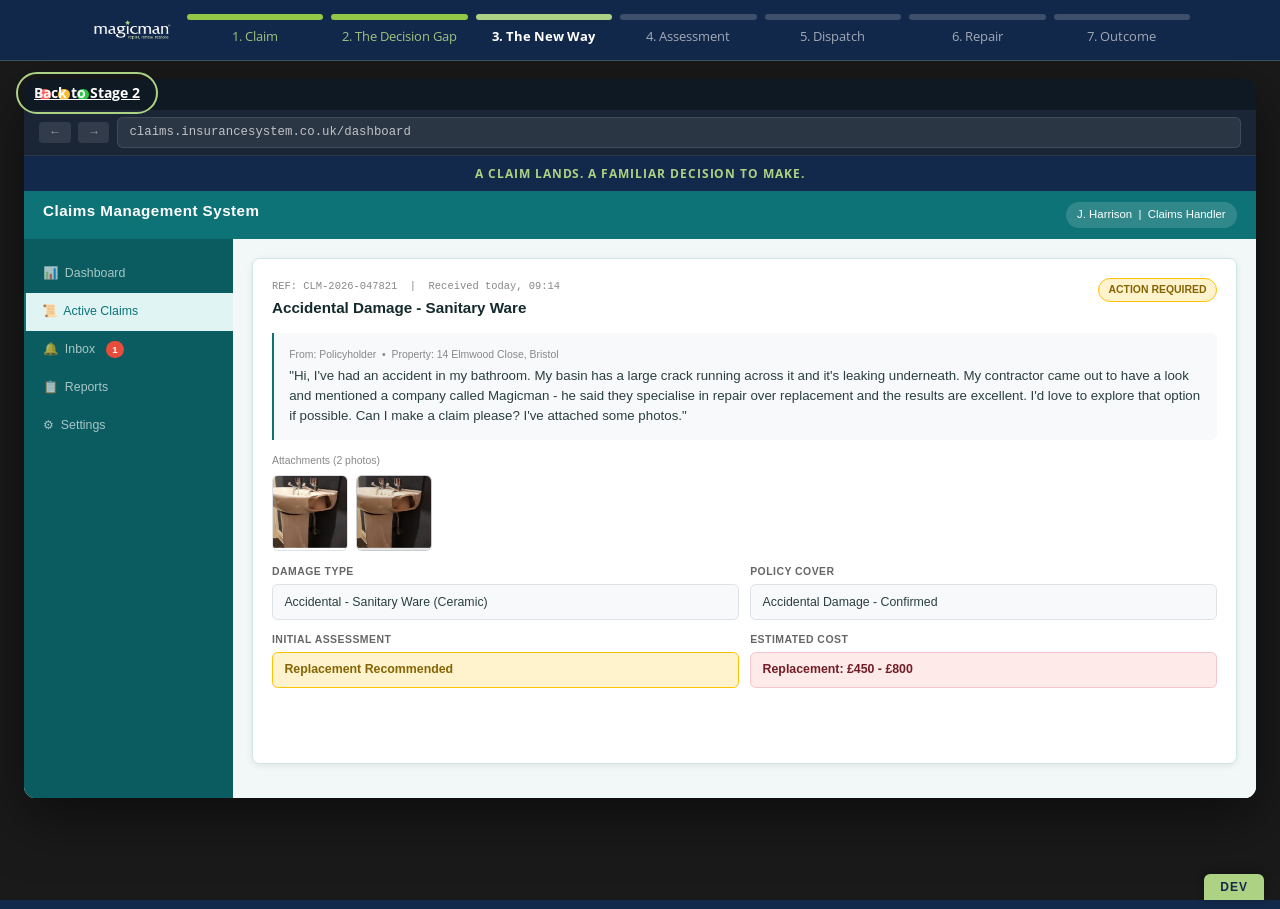
<file: stages/MM-CE-S3-newway.html>
<!DOCTYPE html>
<html lang="en">
<head>
<meta charset="UTF-8">
<meta name="viewport" content="width=device-width, initial-scale=1.0">
<title>Magicman | The Repair Journey - Stage 3 The New Way</title>
<link rel="preconnect" href="https://fonts.googleapis.com">
<link href="https://fonts.googleapis.com/css2?family=Open+Sans:wght@400;600;700;800&display=swap" rel="stylesheet">
<!-- Shared shell stylesheet + device detection. Loaded before the page's own
     <style> so Stage 1's bespoke styles win the cascade, while the higher
     specificity body.device-mobile mobile rules in main.css still apply. -->
<link rel="stylesheet" href="../css/main.css">
<script src="../js/main.js" defer></script>
<style>
  /* ---- RESET + ROOT ---- */
  *, *::before, *::after { box-sizing: border-box; margin: 0; padding: 0; }

  :root {
    --navy:   #13294B;
    --wasabi: #AED284;
    --hunter: #93C847;
    --white:  #FFFFFF;
    --dark:   #1A1A2E;
    --card-shadow: 0 4px 16px rgba(0,0,0,0.18);
    --radius: 12px;
  }

  html, body {
    height: 100%;
    font-family: 'Open Sans', sans-serif;
    background: var(--navy);
    color: var(--white);
    overflow-x: hidden;
  }

  /* ---- MAIN WRAPPER ---- */
  #stage-wrapper {
    padding-top: 0;
    min-height: calc(100vh - 52px);
    display: flex;
    flex-direction: column;
  }

  /* ---- SCENES ---- */
  .scene {
    display: none;
    opacity: 0;
    transition: opacity 0.5s ease;
    flex-direction: column;
    align-items: center;
    justify-content: flex-start;
    min-height: calc(100vh - 52px);
    padding: 40px 24px;
  }

  .scene.active {
    display: flex;
    opacity: 1;
  }

  .scene-inner {
    width: 100%;
    max-width: 1100px;
    margin: 0 auto;
  }

  /* ---- SCENE 1 - DESKTOP SIMULATION ---- */
  .desktop-sim {
    background: #1e2a3a;
    border-radius: 12px;
    overflow: hidden;
    box-shadow: 0 20px 60px rgba(0,0,0,0.5);
    width: 100%;
  }

  .desktop-topbar {
    background: #0f1923;
    padding: 10px 16px;
    display: flex;
    align-items: center;
    gap: 8px;
  }

  .dot { width: 12px; height: 12px; border-radius: 50%; }
  .dot-r { background: #ff5f57; }
  .dot-y { background: #febc2e; }
  .dot-g { background: #28c840; }

  .desktop-toolbar {
    background: #1a2535;
    border-bottom: 1px solid rgba(255,255,255,0.08);
    padding: 8px 16px;
    display: flex;
    align-items: center;
    gap: 8px;
  }

  .tb-nav {
    background: rgba(255,255,255,0.1);
    border: none;
    color: rgba(255,255,255,0.5);
    border-radius: 4px;
    padding: 4px 10px;
    font-size: 13px;
    cursor: default;
  }

  .tb-url {
    flex: 1;
    background: rgba(255,255,255,0.08);
    border: 1px solid rgba(255,255,255,0.1);
    border-radius: 6px;
    padding: 5px 12px;
    font-size: 13px;
    color: rgba(255,255,255,0.7);
    font-family: monospace;
  }

  .desktop-content {
    padding: 0;
    background: #f5f7fa;
  }

  /* ---- CLAIMS SYSTEM UI ---- */
  .claims-ui {
    background: #F2F8F8;
    min-height: 520px;
    display: flex;
    flex-direction: column;
    font-family: -apple-system, BlinkMacSystemFont, 'Segoe UI', sans-serif;
  }

  .claims-header {
    background: #0D7377;
    color: white;
    padding: 12px 20px;
    display: flex;
    align-items: center;
    justify-content: space-between;
  }

  .claims-header h1 {
    font-size: 16px;
    font-weight: 700;
    letter-spacing: 0.5px;
  }

  .claims-header .user-badge {
    background: rgba(255,255,255,0.15);
    border-radius: 20px;
    padding: 4px 12px;
    font-size: 12px;
  }

  .claims-body {
    display: flex;
    flex: 1;
  }

  .claims-sidebar {
    width: 220px;
    background: #0A5C60;
    padding: 16px 0;
    flex-shrink: 0;
  }

  .sidebar-item {
    padding: 10px 20px;
    font-size: 13px;
    color: rgba(255,255,255,0.65);
    cursor: default;
    display: flex;
    align-items: center;
    gap: 8px;
  }

  .sidebar-item.active {
    background: #E0F4F4;
    color: #0D7377;
    border-left: 3px solid #0D7377;
    padding-left: 17px;
  }

  .claims-main {
    flex: 1;
    padding: 20px;
    overflow: auto;
    background: #F2F8F8;
  }

  .claim-card {
    background: #FFFFFF;
    border-radius: 8px;
    padding: 20px;
    margin-bottom: 16px;
    box-shadow: 0 2px 8px rgba(0,0,0,0.08);
    border: 1px solid #CFE5E5;
  }

  .claim-card-header {
    display: flex;
    align-items: flex-start;
    justify-content: space-between;
    margin-bottom: 14px;
    flex-wrap: wrap;
    gap: 8px;
  }

  .claim-ref {
    font-size: 11px;
    color: #888;
    font-family: monospace;
  }

  .claim-title {
    font-size: 16px;
    font-weight: 700;
    color: #14292B;
    margin-top: 2px;
  }

  .claim-badge {
    background: #fff3cd;
    color: #856404;
    border: 1px solid #ffc107;
    border-radius: 20px;
    padding: 3px 10px;
    font-size: 11px;
    font-weight: 700;
    flex-shrink: 0;
  }

  .fnol-message {
    background: #f8f9fa;
    border-left: 3px solid #0D7377;
    border-radius: 0 6px 6px 0;
    padding: 14px 16px;
    margin-bottom: 14px;
  }

  .fnol-message .msg-from {
    font-size: 11px;
    color: #888;
    margin-bottom: 4px;
  }

  .fnol-message .msg-text {
    font-size: 14px;
    color: #2A3F3F;
    line-height: 1.5;
  }

  .claim-photos {
    display: flex;
    gap: 8px;
    margin-bottom: 14px;
  }

  .photo-thumb {
    width: 80px;
    height: 80px;
    border-radius: 6px;
    object-fit: cover;
    border: 1px solid #dee2e6;
    cursor: pointer;
    transition: transform 0.2s, box-shadow 0.2s;
  }

  .photo-thumb:hover {
    transform: scale(1.05);
    box-shadow: 0 4px 12px rgba(0,0,0,0.15);
  }

  .photo-label {
    font-size: 11px;
    color: #888;
    margin-bottom: 6px;
  }

  .claim-fields {
    display: grid;
    grid-template-columns: 1fr 1fr;
    gap: 12px;
    margin-bottom: 16px;
  }

  .field-group label {
    display: block;
    font-size: 11px;
    font-weight: 700;
    color: #666;
    text-transform: uppercase;
    letter-spacing: 0.5px;
    margin-bottom: 4px;
  }

  .field-value {
    background: #f8f9fa;
    border: 1px solid #dee2e6;
    border-radius: 6px;
    padding: 8px 12px;
    font-size: 13px;
    color: #2A3F3F;
  }

  .field-value.warning {
    background: #fff3cd;
    border-color: #ffc107;
    color: #856404;
    font-weight: 700;
  }

  .field-value.cost {
    background: #ffeaea;
    border-color: #f5c6cb;
    color: #721c24;
    font-weight: 700;
  }

  /* ---- ASK MARV PANEL ---- */
  .ask-marv-panel {
    background: var(--navy);
    border: 2px solid var(--wasabi);
    border-radius: 10px;
    padding: 16px;
    display: flex;
    align-items: center;
    justify-content: space-between;
    gap: 16px;
    margin-top: 4px;
    flex-wrap: wrap;
  }

  .ask-marv-info {
    flex: 1;
  }

  .ask-marv-info .panel-title {
    font-size: 13px;
    font-weight: 800;
    color: var(--wasabi);
    text-transform: uppercase;
    letter-spacing: 1px;
    display: flex;
    align-items: center;
    gap: 6px;
    margin-bottom: 4px;
  }

  .ask-marv-info .panel-sub {
    font-size: 12px;
    color: rgba(255,255,255,0.65);
  }

  .ask-marv-btn {
    background: var(--wasabi);
    color: var(--dark);
    border: none;
    border-radius: 8px;
    padding: 14px 32px;
    font-size: 16px;
    font-weight: 800;
    cursor: pointer;
    white-space: nowrap;
    font-family: 'Open Sans', sans-serif;
    transition: background 0.2s, transform 0.1s, box-shadow 0.2s;
    box-shadow: 0 0 0 0 rgba(174,210,132,0.4);
    animation: marvGlowPulse 2s ease-in-out infinite;
  }

  .ask-marv-btn:hover {
    background: #c5e89e;
    transform: translateY(-1px);
    box-shadow: 0 4px 12px rgba(174,210,132,0.4);
  }

  @keyframes ctaPulse {
    0%, 100% { box-shadow: 0 0 0 0 rgba(174, 210, 132, 0.55); }
    50% { box-shadow: 0 0 20px 7px rgba(174, 210, 132, 0.85); }
  }

  .marv-icon {
    width: 48px;
    height: auto;
    object-fit: contain;
    vertical-align: middle;
    border: none;
    background: none;
  }

  /* ---- SCENE 3 - TRANSITION ---- */
  #scene-transition {
    justify-content: center;
    align-items: center;
  }

  .transition-container {
    perspective: 1000px;
    width: 100%;
    max-width: 800px;
    margin: 0 auto;
  }

  .shrinking-screen {
    background: white;
    border-radius: 8px;
    overflow: hidden;
    box-shadow: 0 20px 60px rgba(0,0,0,0.5);
    transition: all 1.2s cubic-bezier(0.25, 0.46, 0.45, 0.94);
    transform-origin: center center;
  }

  .shrinking-screen.shrunk {
    transform: scale(0.35) rotateX(12deg) rotateY(-6deg) translateY(-60px);
    box-shadow: 0 40px 80px rgba(0,0,0,0.7);
  }

  .workshop-overlay {
    position: fixed;
    inset: 0;
    background: radial-gradient(ellipse at center bottom, #1e3a5f 0%, var(--navy) 70%);
    opacity: 0;
    transition: opacity 1s ease 0.5s;
    z-index: -1;
    pointer-events: none;
  }

  .workshop-overlay.visible {
    opacity: 1;
    z-index: 0;
  }

  .transition-label {
    text-align: center;
    color: var(--white);
    font-family: 'Open Sans', sans-serif;
    font-weight: 700;
    font-size: 18px;
    letter-spacing: 1px;
    text-transform: uppercase;
    background: transparent;
    margin-top: 40px;
    opacity: 0;
    transition: opacity 0.5s ease 0.8s;
  }

  .transition-label.visible {
    opacity: 1;
  }

  /* ---- SCENE 4 - MARV'S WORLD ---- */
  .marv-world {
    display: flex;
    align-items: flex-start;
    gap: 40px;
    padding: 20px 0;
    flex-wrap: wrap;
  }

  .marv-panel {
    flex-shrink: 0;
    display: flex;
    flex-direction: column;
    align-items: center;
    gap: 0;
  }

  .marv-sprite {
    width: 200px;
    height: 250px;
    object-fit: contain;
    filter: drop-shadow(0 8px 24px rgba(0,0,0,0.4));
    transition: opacity 0.4s ease;
  }

  .marv-speech {
    background: var(--white);
    color: var(--dark);
    border-radius: 12px;
    padding: 18px 20px;
    font-size: 15px;
    line-height: 1.6;
    width: 260px;
    position: relative;
    box-shadow: var(--card-shadow);
    margin-top: 0;
  }

  .marv-speech::before {
    content: '';
    position: absolute;
    top: -10px;
    left: 50%;
    transform: translateX(-50%);
    border: 10px solid transparent;
    border-bottom-color: var(--white);
    border-top: none;
    margin-top: -10px;
  }

  .marv-speech.correct-reaction {
    background: #d4edda;
    border: 2px solid #28a745;
    color: #155724;
  }

  .marv-speech.correct-reaction::before {
    border-bottom-color: #28a745;
  }

  .marv-info {
    flex: 1;
    min-width: 280px;
  }

  .stage-headline {
    font-size: 13px;
    font-weight: 700;
    color: var(--wasabi);
    text-transform: uppercase;
    letter-spacing: 2px;
    margin-bottom: 12px;
  }

  .stage-title {
    font-size: 36px;
    font-weight: 800;
    color: var(--white);
    line-height: 1.15;
    margin-bottom: 20px;
  }

  @media (max-width: 600px) {
    .stage-title { font-size: 26px; }
  }

  .stage-body {
    font-size: 16px;
    color: rgba(255,255,255,0.8);
    line-height: 1.7;
    margin-bottom: 28px;
  }

  .claim-received-box {
    background: rgba(255,255,255,0.05);
    border: 1px solid rgba(174,210,132,0.3);
    border-radius: 10px;
    padding: 16px 20px;
    margin-bottom: 28px;
    display: flex;
    align-items: center;
    gap: 12px;
  }

  .claim-received-box .icon {
    font-size: 28px;
    flex-shrink: 0;
  }

  .claim-received-box .text {
    font-size: 14px;
    color: rgba(255,255,255,0.75);
    line-height: 1.5;
  }

  .claim-received-box .text strong {
    color: var(--wasabi);
    display: block;
    font-size: 15px;
    margin-bottom: 2px;
  }

  /* MARV's verdict - mirrors the claim card styling, with a wasabi left
     border tying it to the claim above. Animates in a beat later so it
     reads as MARV confirming the result. */
  .marv-verdict {
    background: rgba(255,255,255,0.05);
    border: 1px solid rgba(174,210,132,0.3);
    border-left: 4px solid var(--wasabi);
    border-radius: 10px;
    padding: 18px 22px;
    margin-bottom: 28px;
    opacity: 0;
    animation: fadeInUp 0.6s ease 1.2s forwards;
  }

  .marv-verdict h3 {
    margin: 0 0 10px;
    color: var(--wasabi);
    font-family: 'Open Sans', sans-serif;
    font-size: 16px;
    font-weight: 800;
  }

  .marv-verdict p {
    margin: 0;
    color: #FFFFFF;
    font-family: 'Open Sans', sans-serif;
    font-size: 14px;
    line-height: 1.6;
  }

  /* ---- BUTTONS ---- */
  .btn-primary {
    background: var(--wasabi);
    color: var(--dark);
    border: none;
    border-radius: 8px;
    padding: 14px 32px;
    font-size: 16px;
    font-weight: 800;
    cursor: pointer;
    font-family: 'Open Sans', sans-serif;
    transition: background 0.2s, transform 0.1s;
    display: inline-flex;
    align-items: center;
    gap: 8px;
  }

  .btn-primary:hover {
    background: #c5e89e;
    transform: translateY(-2px);
  }

  .btn-primary:active {
    transform: translateY(0);
  }

  /* Wasabi glow pulse for action buttons that require a click to progress, so
     they draw the eye. Same marvGlowPulse used on MARV sprites. */
  .btn-pulse { animation: marvGlowPulse 2s ease-in-out infinite; }

  .btn-hidden {
    opacity: 0;
    pointer-events: none;
    transition: opacity 0.5s ease;
  }

  .btn-visible {
    opacity: 1;
    pointer-events: all;
  }

  /* Secondary (Back) button - outlined and muted so it stays clearly
     subordinate to the solid wasabi progression buttons. */
  .btn-secondary {
    background: transparent;
    color: rgba(255,255,255,0.7);
    border: 1.5px solid rgba(255,255,255,0.3);
    border-radius: 8px;
    padding: 12px 22px;
    font-size: 14px;
    font-weight: 700;
    cursor: pointer;
    font-family: 'Open Sans', sans-serif;
    transition: background 0.2s, border-color 0.2s, color 0.2s;
    display: inline-flex;
    align-items: center;
    gap: 8px;
  }

  .btn-secondary:hover {
    background: rgba(255,255,255,0.08);
    border-color: rgba(255,255,255,0.55);
    color: var(--white);
  }

  /* Groups a Back button alongside the main progression button */
  .scene-actions {
    display: flex;
    align-items: center;
    gap: 12px;
    flex-wrap: wrap;
  }

  /* ---- INTRO SCREEN ---- */
  #scene-intro {
    justify-content: center;
    align-items: center;
    text-align: center;
    min-height: calc(100vh - 52px);
  }

  .intro-inner {
    max-width: 700px;
    padding: 0 24px;
  }

  .intro-logo {
    font-size: 14px;
    font-weight: 800;
    letter-spacing: 3px;
    text-transform: uppercase;
    color: var(--wasabi);
    margin-bottom: 24px;
  }

  .intro-title {
    font-size: 48px;
    font-weight: 800;
    line-height: 1.1;
    margin-bottom: 16px;
  }

  @media (max-width: 600px) {
    .intro-title { font-size: 32px; }
  }

  .intro-sub {
    font-size: 18px;
    color: rgba(255,255,255,0.7);
    margin-bottom: 40px;
    line-height: 1.6;
  }

  /* ---- NOTIFICATION BADGE ---- */
  .notification-dot {
    display: inline-block;
    background: #e74c3c;
    color: white;
    border-radius: 50%;
    width: 18px;
    height: 18px;
    font-size: 10px;
    font-weight: 800;
    line-height: 18px;
    text-align: center;
    animation: notify-pulse 1.5s infinite;
    margin-left: 4px;
    vertical-align: middle;
  }

  @keyframes notify-pulse {
    0%, 100% { transform: scale(1); opacity: 1; }
    50% { transform: scale(1.2); opacity: 0.85; }
  }

  /* ---- ANIMATIONS ---- */
  @keyframes fadeInUp {
    from { opacity: 0; transform: translateY(24px); }
    to { opacity: 1; transform: translateY(0); }
  }

  @keyframes fadeIn {
    from { opacity: 0; }
    to { opacity: 1; }
  }

  .animate-in {
    animation: fadeInUp 0.6s ease forwards;
  }

  /* ---- RESPONSIVE ---- */
  @media (max-width: 768px) {
    .claim-fields { grid-template-columns: 1fr; }
    .claims-sidebar { display: none; }
    .marv-world { flex-direction: column; align-items: center; }
    .marv-info { text-align: center; }
    .claim-received-box { flex-direction: column; text-align: center; }
    .intro-title { font-size: 32px; }
    .ask-marv-panel { flex-direction: column; }
    .stage-title { font-size: 26px; }
  }

  @media (max-width: 480px) {
    .marv-sprite { width: 160px; height: 200px; }
    .marv-speech { width: 220px; font-size: 18px; }
  }

  /* ---- HANDLER DECISION BUTTONS (STATE 1) ---- */
  .decision-buttons {
    display: flex;
    gap: 12px;
    margin-top: 4px;
    flex-wrap: wrap;
    transition: opacity 0.8s ease, transform 0.8s ease;
  }

  .decision-buttons.fade-out {
    opacity: 0;
    transform: translateY(-6px);
    pointer-events: none;
  }

  /* Buttons stay hidden until their staggered entrance is triggered */
  .decision-buttons.pre-enter .decision-btn {
    opacity: 0;
    transform: translateY(20px);
  }

  /* Each button rises up from below, one after another */
  .decision-buttons.arrive .decision-btn {
    animation: decision-rise 0.4s ease both;
  }
  .decision-buttons.arrive .decision-btn--repair    { animation-delay: 0s; }
  .decision-buttons.arrive .decision-btn--replace   { animation-delay: 0.15s; }
  .decision-buttons.arrive .decision-btn--repudiate { animation-delay: 0.3s; }

  @keyframes decision-rise {
    from { opacity: 0; transform: translateY(20px); }
    to   { opacity: 1; transform: translateY(0); }
  }

  .decision-btn {
    flex: 1;
    min-width: 160px;
    border: none;
    border-radius: 8px;
    padding: 12px 20px;
    font-size: 14px;
    font-weight: 800;
    cursor: pointer;
    font-family: 'Open Sans', sans-serif;
    transition: transform 0.1s, box-shadow 0.2s, filter 0.2s;
  }

  .decision-btn:hover {
    transform: translateY(-1px);
    box-shadow: 0 4px 12px rgba(0,0,0,0.18);
  }

  .decision-btn--repair {
    background: #e9ecef;
    color: #495057;
  }

  .decision-btn--replace {
    background: #ffc107;
    color: var(--dark);
  }

  .decision-btn--repudiate {
    background: #dc3545;
    color: var(--white);
  }

  /* ---- ASK MARV PANEL MATERIALISE (STATE 2) ---- */
  .ask-marv-panel.pre-reveal {
    display: none;
  }

  /* Panel reveal animation removed: the panel appears directly and settles
     into the gentle steady wasabi glow. */
  .ask-marv-panel.revealed {
    opacity: 1;
    animation: marv-steady-glow 2s ease-in-out infinite;
  }

  @keyframes marv-steady-glow {
    0%, 100% { box-shadow: 0 0 20px 8px rgba(174,210,132,0.4); }
    50%      { box-shadow: 0 0 8px 2px rgba(174,210,132,0.15); }
  }

  /* Panel content is fully visible as soon as the panel appears */
  .ask-marv-panel.revealed > * {
    opacity: 1;
  }

  /* ---- HANDLER THOUGHT BUBBLE (INTERMEDIATE STATE) ---- */
  .handler-thought {
    display: none;
    position: absolute;
    top: -20px;
    left: 50%;
    z-index: 60;
    width: 65vw;
    max-width: 700px;
    min-width: 320px;
    background: var(--white);
    color: var(--navy);
    border: 3px solid #13294B;
    border-radius: 24px;
    padding: 40px 48px;
    font-family: 'Open Sans', sans-serif;
    font-weight: 700;
    font-size: 28px;
    line-height: 1.4;
    box-shadow: 0 20px 60px rgba(0,0,0,0.25);
    opacity: 0;
    transform: translateX(-50%) scale(0.8);
    transform-origin: bottom center;
  }

  .handler-thought::before {
    content: '';
    position: absolute;
    left: 56px;
    bottom: -28px;
    width: 0;
    height: 0;
    border-width: 28px 28px 0 0;
    border-style: solid;
    border-color: #13294B transparent transparent transparent;
  }

  .handler-thought::after {
    content: '';
    position: absolute;
    left: 59px;
    bottom: -23px;
    width: 0;
    height: 0;
    border-width: 23px 23px 0 0;
    border-style: solid;
    border-color: var(--white) transparent transparent transparent;
  }

  .handler-thought.pop-in {
    animation: thought-pop 0.3s ease-out forwards;
  }

  .handler-thought.fade-away {
    animation: thought-fade 0.5s ease forwards;
  }

  @keyframes thought-pop {
    0%   { opacity: 0; transform: translateX(-50%) scale(0.8); }
    100% { opacity: 1; transform: translateX(-50%) scale(1); }
  }

  @keyframes thought-fade {
    0%   { opacity: 1; transform: translateX(-50%) scale(1); }
    100% { opacity: 0; transform: translateX(-50%) scale(0.96); }
  }

  /* ---- FNOL TOAST NOTIFICATION ---- */
  .fnol-toast {
    position: fixed;
    top: 70px;
    right: 20px;
    z-index: 200;
    width: 360px;
    background: #0D7377;
    border-left: 4px solid #E0F4F4;
    font-family: -apple-system, BlinkMacSystemFont, 'Segoe UI', sans-serif;
    border-radius: 8px;
    box-shadow: 0 8px 24px rgba(0,0,0,0.3);
    padding: 16px 20px;
    transform: translateX(120%);
    transition: transform 0.3s ease;
    pointer-events: none;
  }

  .fnol-toast.visible {
    transform: translateX(0);
  }

  .fnol-toast__title {
    color: #E0F4F4;
    font-weight: 700;
    font-size: 15px;
    margin-bottom: 3px;
  }

  .fnol-toast__body {
    color: var(--white);
    font-size: 14px;
  }

  /* ---- SCENE CAPTION (NARRATOR) ---- */
  .scene-caption {
    background: var(--navy);
    color: var(--wasabi);
    font-family: 'Open Sans', sans-serif;
    font-weight: 700;
    font-size: 13px;
    letter-spacing: 1px;
    text-transform: uppercase;
    padding: 8px 20px;
    text-align: center;
    opacity: 0;
    transition: opacity 0.5s ease;
  }

  .scene-caption.visible {
    opacity: 1;
  }

  /* Positioning context so the handler thought bubble floats over the claims screen */
  /* ---- MAGICMAN WEBSITE SCREENSHOTS (after Ask MARV) ---- */
  /* Two stacked views; only the active one shows, with a fade between them. */
  .mm-view {
    display: none;
    opacity: 0;
    position: relative;
    transition: opacity 0.45s ease;
  }
  .mm-view.active { display: block; }
  .mm-view.shown { opacity: 1; }

  .mm-shot {
    display: block;
    width: 100%;
    height: auto;
  }

  /* Transparent pulsing highlight on top of the screenshot. It marks the
     clickable area without hiding the content underneath. */
  .mm-overlay {
    position: absolute;
    border: 2px solid rgba(174,210,132,0.85);
    border-radius: 8px;
    background: rgba(174,210,132,0.12);
    cursor: pointer;
    z-index: 5;
    animation: mm-overlay-pulse 1.6s ease-in-out infinite;
  }

  @keyframes mm-overlay-pulse {
    0%, 100% {
      box-shadow: 0 0 0 0 rgba(174,210,132,0.45);
      border-color: rgba(174,210,132,0.7);
    }
    50% {
      box-shadow: 0 0 22px 7px rgba(174,210,132,0.85);
      border-color: rgba(174,210,132,1);
    }
  }

  /* ===========================================================
     OVERLAY POSITIONS - tune these after first render.
     Values are percentages of the screenshot, so they track the
     image at any render size. Adjust top / left / width / height.
     =========================================================== */

  /* View 1: Online Estimate button (top right of homepage) */
  .mm-overlay--estimate {
    top: 5%;
    left: 80.5%;
    width: 10.5%;
    height: 4%;
  }

  /* View 2: Client Enquiry box (right-hand option in the estimate form) */
  .mm-overlay--client {
    top: 57.7%;
    left: 67.3%;
    width: 17.2%;
    height: 6.3%;
  }

  /* Animated pointer drawing attention to the Client Enquiry card */
  .mm-pointer {
    position: absolute;
    left: 50%;
    bottom: -44px;
    font-size: 30px;
    transform: translateX(-50%);
    pointer-events: none;
    animation: mm-point-bob 1.2s ease-in-out infinite;
    filter: drop-shadow(0 2px 4px rgba(0,0,0,0.4));
  }

  @keyframes mm-point-bob {
    0%, 100% { transform: translateX(-50%) translateY(0); }
    50%      { transform: translateX(-50%) translateY(-10px); }
  }


  #scene-website {
    background: #1A1A1A;
  }

  #scene-fnol {
    background: #1A1A1A;
    padding-top: 18px;
    padding-bottom: 18px;
  }

  #scene-fnol .scene-inner {
    position: relative;
    max-width: 1340px;
  }

  /* =========================================================
     KEN BURNS OPENING SEQUENCE
     Full-screen intro that runs once, before Stage 1 begins.
     ========================================================= */
  .kb-overlay {
    position: fixed;
    inset: 0;
    z-index: 1000;
    background: #000;
    overflow: hidden;
    transition: opacity 0.8s ease;
  }

  /* Final teardown - the claims UI fades in as this overlay fades out */
  .kb-overlay.kb-fade-out {
    opacity: 0;
    pointer-events: none;
  }

  /* Start gate - cinematic and music begin on this click (a user gesture,
     which satisfies the browser autoplay policy for the audio track). */
  .kb-start {
    position: absolute;
    inset: 0;
    z-index: 4;
    display: flex;
    flex-direction: column;
    align-items: center;
    justify-content: center;
    text-align: center;
    padding: 24px;
    background: #0d0d0d;
    transition: opacity 0.6s ease;
  }

  .kb-start.hide {
    opacity: 0;
    pointer-events: none;
  }

  .kb-start-title {
    font-family: 'Open Sans', sans-serif;
    font-size: 40px;
    font-weight: 800;
    color: #FFFFFF;
    margin-bottom: 10px;
  }

  .kb-start-sub {
    font-family: 'Open Sans', sans-serif;
    font-size: 17px;
    font-weight: 600;
    letter-spacing: 1px;
    color: #AED284;
    margin-bottom: 32px;
  }

  /* Post-cinematic stages (customer video, then MARV) - full-screen navy
     layers that fade in and out over the top of the cinematic panels. */
  .kb-stage {
    position: absolute;
    inset: 0;
    z-index: 5;
    display: flex;
    flex-direction: column;
    align-items: center;
    justify-content: center;
    text-align: center;
    padding: 24px;
    background: var(--navy);
    opacity: 0;
    pointer-events: none;
    transition: opacity 0.6s ease;
  }

  .kb-stage.show {
    opacity: 1;
    pointer-events: auto;
  }

  /* Customer video, held in a rounded navy card */
  .kb-video-card {
    width: 92%;
    max-width: 960px;
    background: var(--navy);
    border-radius: 16px;
    overflow: hidden;
    box-shadow: 0 20px 60px rgba(0,0,0,0.55);
    transition: opacity 0.8s ease;
  }

  .kb-video-card.kb-faded {
    opacity: 0;
  }

  .kb-video {
    display: block;
    width: 100%;
    height: auto;
  }

  /* MARV reveal - radial wasabi pulse rings expanding from centre */
  .kb-pulse {
    position: absolute;
    top: 50%;
    left: 50%;
    width: 60px;
    height: 60px;
    margin: -30px 0 0 -30px;
    border-radius: 50%;
    border: 3px solid var(--wasabi);
    opacity: 0;
    pointer-events: none;
    z-index: 1;
  }

  .kb-marv-stage.show .kb-pulse {
    animation: kb-pulse-ring 1.7s ease-out forwards;
  }

  .kb-marv-stage.show .kb-pulse-delay {
    animation-delay: 0.35s;
  }

  @keyframes kb-pulse-ring {
    0%   { transform: scale(0.3); opacity: 0.85; }
    100% { transform: scale(9);   opacity: 0; }
  }

  /* MARV's silent welcome video, in place of the sprite, materialises from
     small to full size with a wasabi glow. */
  .kb-marv-video {
    position: relative;
    z-index: 2;
    display: block;
    width: 320px;
    max-width: 78vw;
    height: auto;
    border-radius: 16px;
    transform: scale(0.3);
    opacity: 0;
    filter: drop-shadow(0 0 26px rgba(174, 210, 132, 0.85));
  }

  .kb-marv-stage.show .kb-marv-video {
    animation: kb-marv-materialise 0.8s ease-out 0.2s forwards;
  }

  @keyframes kb-marv-materialise {
    from { transform: scale(0.3); opacity: 0; }
    to   { transform: scale(1);   opacity: 1; }
  }

  .kb-marv-bubble {
    position: relative;
    z-index: 2;
    margin-top: 30px;
    max-width: 580px;
    background: #FFFFFF;
    color: var(--navy);
    border-radius: 16px;
    padding: 18px 26px;
    font-family: 'Open Sans', sans-serif;
    font-size: 21px;
    font-weight: 600;
    line-height: 1.45;
    box-shadow: 0 10px 30px rgba(0, 0, 0, 0.4);
    opacity: 0;
    transform: translateY(10px);
    transition: opacity 0.5s ease, transform 0.5s ease;
  }

  .kb-marv-bubble::before {
    content: '';
    position: absolute;
    top: -10px;
    left: 50%;
    margin-left: -10px;
    border-left: 10px solid transparent;
    border-right: 10px solid transparent;
    border-bottom: 10px solid #FFFFFF;
  }

  .kb-marv-bubble.show {
    opacity: 1;
    transform: translateY(0);
  }

  .kb-showme {
    position: relative;
    z-index: 2;
    margin-top: 28px;
    opacity: 0;
    transform: translateY(10px);
    transition: opacity 0.5s ease, transform 0.5s ease;
  }

  .kb-showme.show {
    opacity: 1;
    transform: translateY(0);
  }

  .kb-panel {
    position: absolute;
    inset: 0;
    opacity: 0;
    transition: opacity 0.7s ease;
    overflow: hidden;
  }

  .kb-panel.active {
    opacity: 1;
  }

  .kb-image {
    position: absolute;
    inset: 0;
    width: 100%;
    height: 100%;
    object-fit: cover;
    transform: scale(1.0);
    transform-origin: center center;
    will-change: transform;
  }

  /* Ken Burns zoom/pan - direction alternates between panels */
  .kb-panel.active.kb-dir-a .kb-image {
    animation: kb-zoom-a 4.5s ease-out forwards;
  }

  .kb-panel.active.kb-dir-b .kb-image {
    animation: kb-zoom-b 4.5s ease-out forwards;
  }

  @keyframes kb-zoom-a {
    from { transform: scale(1.0) translate(0, 0); }
    to   { transform: scale(1.08) translate(-2%, -1.5%); }
  }

  @keyframes kb-zoom-b {
    from { transform: scale(1.0) translate(0, 0); }
    to   { transform: scale(1.08) translate(2%, 1.5%); }
  }

  /* Dark gradient behind the incident text for legibility */
  .kb-panel::after {
    content: '';
    position: absolute;
    left: 0; right: 0; bottom: 0;
    height: 45%;
    background: linear-gradient(to top, rgba(0,0,0,0.78) 0%, rgba(0,0,0,0) 100%);
    z-index: 1;
    pointer-events: none;
  }

  .kb-label {
    position: absolute;
    top: 0; left: 0;
    margin: 32px;
    z-index: 2;
    font-family: 'Open Sans', sans-serif;
    font-size: 40px;
    font-weight: 700;
    text-transform: uppercase;
    letter-spacing: 3px;
    color: #AED284;
    text-shadow: 0 1px 4px rgba(0,0,0,0.8);
    opacity: 0;
  }

  .kb-panel.active .kb-label {
    animation: kb-fade-up 0.7s ease 0.5s forwards;
  }

  /* Centred incident report - styled as a system log entry, types out */
  .kb-report {
    position: absolute;
    top: 50%; left: 50%;
    transform: translate(-50%, -50%);
    z-index: 2;
    width: calc(100% - 64px);
    max-width: 700px;
    box-sizing: border-box;
    text-align: center;
    font-family: 'Open Sans', sans-serif;
    font-size: 32px;
    font-weight: 700;
    line-height: 1.5;
    color: #FFFFFF;
    text-shadow: 0 2px 8px rgba(0,0,0,0.9);
    white-space: pre-wrap;
    opacity: 0;
    transition: opacity 0.4s ease;
  }

  .kb-report.show {
    opacity: 1;
  }

  @keyframes kb-fade-up {
    from { opacity: 0; transform: translateY(12px); }
    to   { opacity: 1; transform: translateY(0); }
  }

  .kb-title-card {
    position: absolute;
    inset: 0;
    z-index: 3;
    display: flex;
    flex-direction: column;
    align-items: center;
    justify-content: center;
    text-align: center;
    background: #0d0d0d;
    opacity: 0;
    transition: opacity 0.8s ease;
  }

  .kb-title-card.show {
    opacity: 1;
  }

  .kb-title-main {
    font-family: 'Open Sans', sans-serif;
    font-size: 54px;
    font-weight: 800;
    color: #FFFFFF;
    margin-bottom: 12px;
  }

  .kb-title-sub {
    font-family: 'Open Sans', sans-serif;
    font-size: 32px;
    font-weight: 700;
    color: #AED284;
  }

  @media (max-width: 600px) {
    .kb-title-main { font-size: 34px; }
    .kb-title-sub { font-size: 22px; }
  }

  /* ============================================================
     TEST ONLY - dev skip button. Remove this rule, the #test-skip
     markup, and the testSkip() function for the final build.
     ============================================================ */
  .test-skip {
    position: fixed;
    bottom: 16px;
    left: 16px;
    z-index: 999999;
    background: rgba(0,0,0,0.65);
    color: #AED284;
    border: 1px solid #AED284;
    border-radius: 6px;
    padding: 8px 14px;
    font-family: 'Open Sans', sans-serif;
    font-size: 13px;
    font-weight: 700;
    letter-spacing: 0.5px;
    cursor: pointer;
    opacity: 0.85;
  }
  .test-skip:hover { opacity: 1; }

  /* ---- SCENE 3 - COMPARISON AND MARV ---- */
  #scene-comparison .scene-inner { display: flex; flex-direction: column; align-items: center; justify-content: center; min-height: calc(100vh - 160px); }
  /* The one-day resolution is the hero; the old way sits alongside as a small,
     de-emphasised contrast so the difference in speed is felt, not just read. */
  .compare-wrap { display: flex; gap: 48px; justify-content: center; align-items: center; flex-wrap: wrap; }
  .compare-card { background: #0e1f38; border-radius: 16px; text-align: center; opacity: 0; transform: scale(0.9); transition: opacity 0.6s ease, transform 0.6s ease; }
  .compare-card.landed { opacity: 1; transform: scale(1); }

  /* HERO - MARV's one-day resolution: large, wasabi, unmissable. */
  .compare-card--new { border: 3px solid #AED284; padding: 52px 72px; background: rgba(174, 210, 132, 0.08); }
  .compare-card--new.landed { animation: wasabiGlow 2.4s ease-in-out infinite; }
  .compare-card--new .compare-num { font-size: clamp(140px, 20vw, 224px); font-weight: 800; line-height: 0.9; color: #AED284; text-shadow: 0 0 34px rgba(174, 210, 132, 0.55); }
  .compare-card--new .compare-label { margin-top: 8px; font-size: 30px; font-weight: 800; color: #AED284; }
  .compare-card--new .compare-sub { margin-top: 10px; font-size: 17px; font-weight: 600; color: #FFFFFF; }

  /* CONTRAST - the old way, small and muted. */
  .compare-card--old { border: 2px solid rgba(255, 68, 68, 0.55); padding: 26px 34px; }
  .compare-card--old .compare-num { font-size: 66px; font-weight: 800; line-height: 1; color: #FF6B6B; }
  .compare-card--old .compare-label { margin-top: 8px; font-size: 16px; font-weight: 700; color: rgba(255, 255, 255, 0.7); }
  .compare-card--old .compare-sub { margin-top: 6px; font-size: 13px; color: rgba(255, 255, 255, 0.45); }
  .s3-marv { margin-top: 40px; display: flex; flex-direction: column; align-items: center; gap: 14px; opacity: 0; transform: translateY(16px); transition: opacity 0.6s ease, transform 0.6s ease; }
  .s3-marv.show { opacity: 1; transform: translateY(0); }
  .s3-marv-sprite { width: 120px; height: auto; border: 3px solid #AED284; border-radius: 16px; animation: marvGlowPulse 2s ease-in-out infinite; }
  .s3-marv-bubble { background: #ffffff; color: #13294b; border: 3px solid #AED284; border-radius: 16px; padding: 14px 20px; font-size: 18px; font-weight: 600; max-width: 420px; text-align: center; animation: marvGlowPulse 2s ease-in-out infinite; }

  /* ---- SCENE: CLIENT ACCOUNT BLOCK + ONBOARDING CARD ---- */
  @keyframes wasabiGlow {
    0%, 100% { box-shadow: 0 0 16px rgba(174, 210, 132, 0.30); }
    50%      { box-shadow: 0 0 30px rgba(174, 210, 132, 0.70); }
  }
  #scene-account .scene-inner,
  #scene-onboard .scene-inner { display: flex; flex-direction: column; align-items: center; justify-content: center; min-height: calc(100vh - 160px); }

  .s3-acc-heading { color: #AED284; font-size: 26px; font-weight: 800; line-height: 1.3; text-align: center; margin: 0 0 30px; font-family: 'Open Sans', sans-serif; }
  .s3-acc-row { display: flex; gap: 24px; justify-content: center; align-items: stretch; flex-wrap: wrap; }
  .s3-acc-card { background: #0E1F38; color: #FFFFFF; border: 3px solid #AED284; border-radius: 16px; padding: 26px 24px; width: 280px; max-width: 280px; text-align: center; opacity: 0; transform: translateY(16px) scale(0.96); transition: opacity 0.5s ease, transform 0.5s ease; }
  .s3-acc-card.show { opacity: 1; transform: translateY(0) scale(1); animation: wasabiGlow 2.4s ease-in-out infinite; }
  .s3-acc-icon { font-size: 34px; line-height: 1; margin-bottom: 12px; }
  .s3-acc-card h3 { color: #AED284; font-size: 19px; font-weight: 800; margin: 0 0 10px; font-family: 'Open Sans', sans-serif; }
  .s3-acc-card p { color: #FFFFFF; font-size: 15px; line-height: 1.5; margin: 0; font-family: 'Open Sans', sans-serif; }
  .s3-acc-marv { margin-top: 30px; display: flex; flex-direction: column; align-items: center; gap: 12px; opacity: 0; transform: translateY(14px); transition: opacity 0.5s ease, transform 0.5s ease; }
  .s3-acc-marv.show { opacity: 1; transform: translateY(0); }
  .s3-acc-continue { margin-top: 18px; opacity: 0; transform: translateY(10px); transition: opacity 0.5s ease, transform 0.5s ease; }
  .s3-acc-continue.show { opacity: 1; transform: translateY(0); }

  .s3-onb-card { background: #0E1F38; color: #FFFFFF; border: 3px solid #AED284; border-radius: 16px; padding: 24px 40px; max-width: 640px; margin: 0 auto; text-align: center; opacity: 0; transform: translateY(16px); transition: opacity 0.6s ease, transform 0.6s ease; }
  .s3-onb-card.show { opacity: 1; transform: translateY(0); animation: wasabiGlow 2.4s ease-in-out infinite; }
  .s3-onb-card h2 { color: #AED284; font-size: 24px; font-weight: 800; line-height: 1.3; margin: 0 0 22px; font-family: 'Open Sans', sans-serif; }
  .s3-onb-list { list-style: none; padding: 0; margin: 0 auto 20px; max-width: 420px; text-align: left; }
  .s3-onb-list li { position: relative; padding-left: 30px; margin: 0 0 12px; font-size: 17px; font-weight: 600; color: #FFFFFF; font-family: 'Open Sans', sans-serif; }
  .s3-onb-list li::before { content: ''; position: absolute; left: 0; top: 7px; width: 12px; height: 12px; border-radius: 50%; background: #AED284; }
  .s3-onb-sub { color: #CDD7E4; font-size: 15px; line-height: 1.5; margin: 0; font-family: 'Open Sans', sans-serif; }
  .s3-onb-marv { margin-top: 20px; display: flex; flex-direction: column; align-items: center; gap: 12px; opacity: 0; transform: translateY(12px); transition: opacity 0.5s ease, transform 0.5s ease; }
  .s3-onb-marv.show { opacity: 1; transform: translateY(0); }

  /* Fit the desktop simulations within a 1280x800 (F11) viewport. zoom scales
     the frame, screenshots and the percentage-positioned click overlays together
     so the simulation stays aligned, just smaller. Tuned by measurement. */
  #scene-fnol .desktop-sim { zoom: 0.95; }
  /* The website simulation fills the full content width so it reads like a real
     webpage rather than a small screenshot. The images keep their aspect ratio
     (width 100%, height auto) and the percentage-positioned click overlays scale
     with them. */
  #scene-website .desktop-sim { max-width: 1100px; margin-left: auto; margin-right: auto; }

  /* ---- S4 circuit-trace glow treatment - a rotating wasabi trace over the
     wasabi border the MARV sprites, bubbles and account/onboarding cards carry.
     The trace is a masked ::after, so it adds no layout box. ---- */
  @property --s4angle { syntax: '<angle>'; initial-value: 0deg; inherits: false; }
  .s4-frame { position: relative; display: inline-block; line-height: 0; border-radius: 16px; }
  .s3-marv-bubble, .s3-acc-card, .s3-onb-card { position: relative; }
  .s4-frame::after, .s3-marv-bubble::after, .s3-acc-card::after, .s3-onb-card::after {
    content: ""; position: absolute; inset: 0; border-radius: inherit; padding: 3px;
    background: conic-gradient(from var(--s4angle, 0deg),
      rgba(174, 210, 132, 0) 0deg, rgba(174, 210, 132, 0) 250deg,
      rgba(174, 210, 132, 0.7) 300deg, #AED284 335deg,
      rgba(174, 210, 132, 0.7) 350deg, rgba(174, 210, 132, 0) 360deg);
    -webkit-mask: linear-gradient(#fff 0 0) content-box, linear-gradient(#fff 0 0);
    -webkit-mask-composite: xor;
            mask: linear-gradient(#fff 0 0) content-box, linear-gradient(#fff 0 0);
    mask-composite: exclude;
    animation: s4Trace 3.5s linear infinite; pointer-events: none;
  }
  @keyframes s4Trace { to { --s4angle: 360deg; } }

</style>
</head>
<body>

<!-- Progress indicator - 7 stages, Stage 3 The New Way active. Class only, no
     id="progress-steps", so the shell's main.js never re-renders it. -->
<header class="progress-bar" aria-label="Journey progress">
  <div class="progress-bar__inner">
    <img class="progress-bar__logo" src="../assets/images/magicman-white.png" alt="Magicman">
    <ol class="progress-steps">
      <li class="progress-step is-complete"><span class="progress-step__dot"></span><span class="progress-step__label">1. Claim</span></li>
      <li class="progress-step is-complete"><span class="progress-step__dot"></span><span class="progress-step__label">2. The Decision Gap</span></li>
      <li class="progress-step is-active" aria-current="step"><span class="progress-step__dot"></span><span class="progress-step__label">3. The New Way</span></li>
      <li class="progress-step"><span class="progress-step__dot"></span><span class="progress-step__label">4. Assessment</span></li>
      <li class="progress-step"><span class="progress-step__dot"></span><span class="progress-step__label">5. Dispatch</span></li>
      <li class="progress-step"><span class="progress-step__dot"></span><span class="progress-step__label">6. Repair</span></li>
      <li class="progress-step"><span class="progress-step__dot"></span><span class="progress-step__label">7. Outcome</span></li>
    </ol>
  </div>
</header>

<a class="btn btn-ghost stage-back" href="MM-CE-S2-gap.html">Back to Stage 2</a>

<!-- STAGE WRAPPER -->
<div id="stage-wrapper">

  <!-- SCENE 1: FNOL CLAIM -->
  <!-- FNOL TOAST NOTIFICATION -->
  <div class="fnol-toast" id="fnol-toast">
    <div class="fnol-toast__title">New FNOL Received</div>
    <div class="fnol-toast__body">CLM-2026-047821 - Accidental Damage, Bristol</div>
  </div>

  <section id="scene-fnol" class="scene active">
    <div class="scene-inner">

      <!-- HANDLER THOUGHT BUBBLE (floats above the claims screen) -->
      <div class="handler-thought" id="handler-thought">I should check with Magicman to see if this can be repaired.</div>

      <div class="desktop-sim animate-in">

        <!-- Browser chrome -->
        <div class="desktop-topbar">
          <div class="dot dot-r"></div>
          <div class="dot dot-y"></div>
          <div class="dot dot-g"></div>
        </div>
        <div class="desktop-toolbar">
          <button class="tb-nav">&#8592;</button>
          <button class="tb-nav">&#8594;</button>
          <div class="tb-url">claims.insurancesystem.co.uk/dashboard</div>
        </div>

        <!-- SCENE CAPTION (NARRATOR) -->
        <div class="scene-caption" id="fnol-caption">A claim lands. A familiar decision to make.</div>

        <!-- Claims system -->
        <div class="claims-ui">

          <div class="claims-header">
            <h1>Claims Management System</h1>
            <div class="user-badge">J. Harrison &nbsp;|&nbsp; Claims Handler</div>
          </div>

          <div class="claims-body">

            <div class="claims-sidebar">
              <div class="sidebar-item">&#128202; &nbsp;Dashboard</div>
              <div class="sidebar-item active">&#128220; &nbsp;Active Claims</div>
              <div class="sidebar-item">
                &#128276; &nbsp;Inbox
                <span class="notification-dot" id="inbox-dot">1</span>
              </div>
              <div class="sidebar-item">&#128203; &nbsp;Reports</div>
              <div class="sidebar-item">&#9881; &nbsp;Settings</div>
            </div>

            <div class="claims-main">

              <div class="claim-card">
                <div class="claim-card-header">
                  <div>
                    <div class="claim-ref">REF: CLM-2026-047821 &nbsp;|&nbsp; Received today, 09:14</div>
                    <div class="claim-title">Accidental Damage - Sanitary Ware</div>
                  </div>
                  <div class="claim-badge">ACTION REQUIRED</div>
                </div>

                <div class="fnol-message">
                  <div class="msg-from">From: Policyholder &nbsp;&bull;&nbsp; Property: 14 Elmwood Close, Bristol</div>
                  <div class="msg-text">"Hi, I've had an accident in my bathroom. My basin has a large crack running across it and it's leaking underneath. My contractor came out to have a look and mentioned a company called Magicman - he said they specialise in repair over replacement and the results are excellent. I'd love to explore that option if possible. Can I make a claim please? I've attached some photos."</div>
                </div>

                <div class="photo-label">Attachments (2 photos)</div>
                <div class="claim-photos">
                  <img src="[data-uri]" class="photo-thumb" alt="Damaged basin - photo 1" title="Click to enlarge">
                  <img src="[data-uri]" class="photo-thumb" alt="Damaged basin - photo 2" title="Click to enlarge" style="filter:brightness(0.9) saturate(1.1)">
                </div>

                <div class="claim-fields">
                  <div class="field-group">
                    <label>Damage Type</label>
                    <div class="field-value">Accidental - Sanitary Ware (Ceramic)</div>
                  </div>
                  <div class="field-group">
                    <label>Policy Cover</label>
                    <div class="field-value">Accidental Damage - Confirmed</div>
                  </div>
                  <div class="field-group">
                    <label>Initial Assessment</label>
                    <div class="field-value warning">Replacement Recommended</div>
                  </div>
                  <div class="field-group">
                    <label>Estimated Cost</label>
                    <div class="field-value cost">Replacement: &pound;450 - &pound;800</div>
                  </div>
                </div>

                <!-- HANDLER DECISION BUTTONS (STATE 1) -->
                <div class="decision-buttons pre-enter" id="decision-buttons">
                  <button class="decision-btn decision-btn--repair" type="button">Authorise Repair</button>
                  <button class="decision-btn decision-btn--replace" type="button">Authorise Replacement</button>
                  <button class="decision-btn decision-btn--repudiate" type="button">Repudiate</button>
                </div>

                <!-- ASK MARV PANEL (STATE 2) -->
                <div class="ask-marv-panel pre-reveal" id="ask-marv-panel">
                  <div class="ask-marv-info">
                    <div class="panel-title">
                      <img class="marv-icon" src="../assets/marv/marvconfident.png" alt="MARV">
                      MARV &nbsp;&bull;&nbsp; Repair Viability Check
                    </div>
                    <div class="panel-sub">Powered by Magicman &bull; Instant surface repair assessment &bull; Integrated into your workflow</div>
                  </div>
                  <div class="scene-actions">
                    <button class="ask-marv-btn" onclick="activateMarv()" id="ask-marv-btn">
                      Visit the Magicman Website &rarr;
                    </button>
                  </div>
                </div>

              </div>
            </div>
          </div>
        </div>
      </div>
    </div>
  </section>

  <!-- SCENE 1.5: MAGICMAN WEBSITE (two steps) -->
  <section id="scene-website" class="scene">
    <div class="scene-inner">
      <div class="desktop-sim animate-in">

        <!-- Browser chrome -->
        <div class="desktop-topbar">
          <div class="dot dot-r"></div>
          <div class="dot dot-y"></div>
          <div class="dot dot-g"></div>
        </div>
        <div class="desktop-toolbar">
          <button class="tb-nav">&#8592;</button>
          <button class="tb-nav">&#8594;</button>
          <div class="tb-url" id="mm-url">magicman.co.uk</div>
        </div>

        <!-- Magicman website screenshots -->
        <div class="mm-views">

          <!-- VIEW 1: Homepage screenshot -->
          <div class="mm-view active shown" id="mm-view-home">
            <img class="mm-shot" src="../assets/images/magicman-site-home.jpg" alt="Magicman homepage">
            <!-- Overlay highlights the Online Estimate button (top right) -->
            <div class="mm-overlay mm-overlay--estimate" onclick="goToEstimate()" role="button" tabindex="0" aria-label="Online Estimate">
              <div class="mm-pointer">&#128070;</div>
            </div>
          </div>

          <!-- VIEW 2: Online Estimate screenshot -->
          <div class="mm-view" id="mm-view-estimate">
            <img class="mm-shot" src="../assets/images/magicman-site-estimate.jpg" alt="Online Estimate page">
            <!-- Overlay highlights the Client Enquiry card -->
            <div class="mm-overlay mm-overlay--client" onclick="selectClientEnquiry()" role="button" tabindex="0" aria-label="Client Enquiry">
              <div class="mm-pointer">&#128070;</div>
            </div>
          </div>

        </div>
      </div>
    </div>
  </section>

    <!-- SCENE 3 AND 4: COMPARISON AND MARV -->
  <section id="scene-comparison" class="scene">
    <div class="scene-inner">
      <div class="compare-wrap">
        <div class="compare-card compare-card--new">
          <div class="compare-num">1</div>
          <div class="compare-label">Day. With Magicman.</div>
          <div class="compare-sub">One assessment. Instant answer.</div>
        </div>
        <div class="compare-card compare-card--old">
          <div class="compare-num">14</div>
          <div class="compare-label">Days. The old way.</div>
          <div class="compare-sub">Four people. No resolution.</div>
        </div>
      </div>
      <div class="s3-marv" id="s3-marv">
        <span class="s4-frame"><img class="s3-marv-sprite" src="../assets/marv/marvexcited.png" alt="MARV looking excited"></span>
        <div class="s3-marv-bubble">One day versus fourteen. Let me show you how it all fits together.</div>
        <button class="btn-primary" id="s3-show-me" onclick="goToAccount()">Continue</button>
      </div>
    </div>
  </section>

  <!-- SCENE: CLIENT ACCOUNT BLOCK -->
  <section id="scene-account" class="scene">
    <div class="scene-inner">
      <h2 class="s3-acc-heading">Every Magicman client gets their own identity in MARV.</h2>
      <div class="s3-acc-row">
        <div class="s3-acc-card" id="s3-acc-1">
          <div class="s3-acc-icon">&#127991;</div>
          <h3>Your client code</h3>
          <p>A unique code that tags every job to your account. Reporting, history and invoicing all kept together, on your terms.</p>
        </div>
        <div class="s3-acc-card" id="s3-acc-2">
          <div class="s3-acc-icon">&#128682;</div>
          <h3>Your portal</h3>
          <p>A single place for your sites to raise a repair and upload photos, set up for the way your organisation works.</p>
        </div>
        <div class="s3-acc-card" id="s3-acc-3">
          <div class="s3-acc-icon">&#128193;</div>
          <h3>Your client record</h3>
          <p>Your sites, contacts, access notes and agreed terms held in one place. We are not re-gathering them every time.</p>
        </div>
      </div>
      <div class="s3-acc-marv" id="s3-acc-marv">
        <span class="s4-frame"><img class="s3-marv-sprite" src="../assets/marv/marvconfident.png" alt="MARV looking confident"></span>
        <div class="s3-marv-bubble">One account. Every site. Every job. All in one place.</div>
      </div>
      <div class="s3-acc-continue" id="s3-acc-continue">
        <button class="btn-primary btn-pulse" onclick="goToOnboard()">And getting set up?</button>
      </div>
    </div>
  </section>

  <!-- SCENE: ONBOARDING CARD -->
  <section id="scene-onboard" class="scene">
    <div class="scene-inner">
      <div class="s3-onb-card" id="s3-onb-card">
        <h2>Getting set up with Magicman takes one conversation.</h2>
        <ul class="s3-onb-list">
          <li>Your sites and locations</li>
          <li>Access requirements</li>
          <li>Key contacts</li>
          <li>The types of repairs you need</li>
        </ul>
        <p class="s3-onb-sub">All we really need is location, access and contact. Everything else MARV works out from the photos.</p>
      </div>
      <div class="s3-onb-marv" id="s3-onb-marv">
        <span class="s4-frame"><img class="s3-marv-sprite" src="../assets/marv/marvconfident.png" alt="MARV looking confident"></span>
        <div class="s3-marv-bubble">Want to see how I do it?</div>
        <button class="btn-primary btn-pulse" id="s3-show-me-final" onclick="goToAssessment()">Show me</button>
      </div>
    </div>
  </section>

</div><!-- end stage-wrapper -->

<script>
// ---- AUDIO (Web Audio API) ----
var audioCtx = null;
function initAudio() {
  if (!audioCtx) {
    try { audioCtx = new (window.AudioContext || window.webkitAudioContext)(); } catch (e) {}
  }
  if (audioCtx && audioCtx.state === 'suspended') { audioCtx.resume(); }
}
// Unlock the AudioContext on the first user interaction. Browser autoplay
// policy does not carry the navigation gesture from the previous stage across
// pages, so the first interaction here (e.g. the "Visit the Magicman Website"
// button click) resumes the context.
function unlockAudioOnce() {
  initAudio();
  document.removeEventListener('pointerdown', unlockAudioOnce);
  document.removeEventListener('keydown', unlockAudioOnce);
  document.removeEventListener('touchstart', unlockAudioOnce);
}
document.addEventListener('pointerdown', unlockAudioOnce);
document.addEventListener('keydown', unlockAudioOnce);
document.addEventListener('touchstart', unlockAudioOnce);
function playTone(freq, duration, type, vol) {
  if (!audioCtx) { return; }
  var o = audioCtx.createOscillator(), g = audioCtx.createGain();
  o.type = type || 'sine';
  o.frequency.value = freq;
  var t = audioCtx.currentTime;
  g.gain.setValueAtTime(0.0001, t);
  g.gain.exponentialRampToValueAtTime(vol || 0.1, t + 0.01);
  g.gain.exponentialRampToValueAtTime(0.0001, t + duration);
  o.connect(g); g.connect(audioCtx.destination);
  o.start(t); o.stop(t + duration + 0.02);
}
function playNotificationPing() { playTone(880, 0.1, 'sine', 0.1); setTimeout(function () { playTone(1100, 0.1, 'sine', 0.1); }, 120); }
function playButtonClick() { playTone(600, 0.05, 'square', 0.05); }
function playProcessingHum() { playTone(220, 0.3, 'sawtooth', 0.05); setTimeout(function () { playTone(330, 0.3, 'sawtooth', 0.05); }, 200); }
function playChime() { playTone(880, 0.15, 'sine', 0.1); setTimeout(function () { playTone(1100, 0.2, 'sine', 0.1); }, 150); setTimeout(function () { playTone(1320, 0.3, 'sine', 0.08); }, 300); }

// ---- SCENES ----
function showScene(id) {
  document.querySelectorAll('.scene').forEach(function (s) { s.classList.remove('active'); s.style.opacity = 0; });
  var target = document.getElementById(id);
  if (target) {
    target.classList.add('active');
    setTimeout(function () { target.style.opacity = 1; }, 50);
  }
}

// ---- SCENE 1: THE CMS (runs on load) ----
function runCms() {
  var caption = document.getElementById('fnol-caption');
  var toast = document.getElementById('fnol-toast');
  var buttons = document.getElementById('decision-buttons');
  var thought = document.getElementById('handler-thought');
  var panel = document.getElementById('ask-marv-panel');
  setTimeout(function () { if (caption) { caption.classList.add('visible'); } }, 100);
  setTimeout(function () { if (toast) { toast.classList.add('visible'); } playNotificationPing(); }, 1500);
  setTimeout(function () { if (buttons) { buttons.classList.remove('pre-enter'); buttons.classList.add('arrive'); } }, 2000);
  setTimeout(function () { if (toast) { toast.classList.remove('visible'); } }, 4000);
  setTimeout(function () { if (buttons) { buttons.classList.add('fade-out'); } }, 6000);
  setTimeout(function () { if (buttons) { buttons.style.display = 'none'; } }, 6800);
  setTimeout(function () { if (thought) { thought.style.display = 'block'; void thought.offsetWidth; thought.classList.add('pop-in'); } }, 7200);
  setTimeout(function () { if (thought) { thought.classList.remove('pop-in'); thought.classList.add('fade-away'); } }, 11200);
  setTimeout(function () { if (thought) { thought.style.display = 'none'; } if (panel) { panel.classList.remove('pre-reveal'); void panel.offsetWidth; panel.classList.add('revealed'); } }, 12000);
}

// ---- SCENE 2: THE BROWSER SIMULATION ----
function activateMarv() {
  initAudio();
  playButtonClick();
  var btn = document.getElementById('ask-marv-btn');
  if (btn) { btn.textContent = 'Connecting...'; btn.disabled = true; btn.style.opacity = '0.7'; }
  setTimeout(function () {
    showSiteView('mm-view-home');
    var url = document.getElementById('mm-url');
    if (url) { url.textContent = 'magicman.co.uk'; }
    showScene('scene-website');
  }, 400);
}
function showSiteView(viewId) {
  document.querySelectorAll('.mm-view').forEach(function (v) { v.classList.remove('active', 'shown'); });
  var view = document.getElementById(viewId);
  if (!view) { return; }
  view.classList.add('active');
  void view.offsetWidth;
  view.classList.add('shown');
}
function goToEstimate() {
  initAudio();
  playButtonClick();
  var url = document.getElementById('mm-url');
  if (url) { url.textContent = 'magicman.co.uk/online-estimate/'; }
  var home = document.getElementById('mm-view-home');
  var estimate = document.getElementById('mm-view-estimate');
  if (home) { home.classList.remove('shown'); }
  setTimeout(function () {
    if (home) { home.classList.remove('active'); }
    if (estimate) { estimate.classList.add('active'); void estimate.offsetWidth; estimate.classList.add('shown'); }
  }, 450);
}
function selectClientEnquiry() {
  initAudio();
  playProcessingHum();
  showScene('scene-comparison');
  showComparison();
}

// ---- SCENE 3 + 4: COMPARISON AND MARV ----
function showComparison() {
  var cards = document.querySelectorAll('.compare-card');
  setTimeout(function () { cards.forEach(function (c) { c.classList.add('landed'); }); }, 150);
  setTimeout(function () {
    var marv = document.getElementById('s3-marv');
    if (marv) { marv.classList.add('show'); }
    playChime();
  }, 1600);
}
function goToAssessment() {
  initAudio();
  playButtonClick();
  setTimeout(function () { window.location.href = 'MM-CE-S4-assessment.html'; }, 180);
}

// ---- SCENE: CLIENT ACCOUNT BLOCK ----
function goToAccount() {
  initAudio();
  playButtonClick();
  showScene('scene-account');
  revealAccount();
}
function revealAccount() {
  // Each card animates in one at a time, then MARV speaks, then the continue
  // button appears once all three are visible.
  var cardIds = ['s3-acc-1', 's3-acc-2', 's3-acc-3'];
  cardIds.forEach(function (id, i) {
    setTimeout(function () {
      var card = document.getElementById(id);
      if (card) { card.classList.add('show'); }
      playTone(680 + i * 130, 0.08, 'sine', 0.05);
    }, 300 + i * 650);
  });
  var afterCards = 300 + cardIds.length * 650;
  setTimeout(function () {
    var marv = document.getElementById('s3-acc-marv');
    if (marv) { marv.classList.add('show'); }
    playChime();
  }, afterCards);
  setTimeout(function () {
    var cont = document.getElementById('s3-acc-continue');
    if (cont) { cont.classList.add('show'); }
  }, afterCards + 550);
}

// ---- SCENE: ONBOARDING CARD ----
function goToOnboard() {
  initAudio();
  playButtonClick();
  showScene('scene-onboard');
  revealOnboard();
}
function revealOnboard() {
  setTimeout(function () {
    var card = document.getElementById('s3-onb-card');
    if (card) { card.classList.add('show'); }
  }, 200);
  setTimeout(function () {
    var marv = document.getElementById('s3-onb-marv');
    if (marv) { marv.classList.add('show'); }
    playChime();
  }, 900);
}

// ---- INIT ----
window.addEventListener('load', function () {
  var dot = document.getElementById('inbox-dot');
  if (dot) { setTimeout(function () { dot.style.display = 'inline-block'; }, 500); }
  runCms();
});
</script>



<!-- DEVELOPER NAVIGATION - REMOVE BEFORE LAUNCH -->
<div class="dev-nav" id="dev-nav">
  <div class="dev-nav__panel">
    <h4 class="dev-nav__title">Developer Navigation - Remove Before Launch</h4>
    <div style="display: flex; gap: 6px; margin-bottom: 8px;">
      <button class="dev-nav__btn" type="button" style="flex: 1; margin: 0; cursor: pointer; font-family: inherit; text-align: center;" onclick="__devPrevScene()">Prev Scene</button>
      <button class="dev-nav__btn" type="button" style="flex: 1; margin: 0; cursor: pointer; font-family: inherit; text-align: center;" onclick="__devNextScene()">Next Scene</button>
      <button class="dev-nav__btn" type="button" style="flex: 1; margin: 0; cursor: pointer; font-family: inherit; text-align: center;" onclick="__devReplayScene()">Replay Scene</button>
    </div>
    <a class="dev-nav__btn" href="MM-CE-S1-claim.html">Stage 1 - The Problem Lands</a>
    <a class="dev-nav__btn" href="MM-CE-S2-gap.html">Stage 2 - The Decision Gap</a>
    <a class="dev-nav__btn" href="MM-CE-S3-newway.html">Stage 3 - The New Way</a>
    <a class="dev-nav__btn" href="MM-CE-S4-assessment.html">Stage 4 - Assessment</a>
    <a class="dev-nav__btn" href="MM-CE-S5-technician.html">Stage 5</a>
    <a class="dev-nav__btn" href="MM-CE-S6-repair.html">Stage 6 - The Repair</a>
    <a class="dev-nav__btn" href="MM-CE-S7-outcome.html">Stage 7 - The Outcome</a>
    <a class="dev-nav__btn" href="../assets/video/customer_contractor_conversation.mp4" target="_blank" rel="noopener">Colossyan customer video (demo only)</a>
  </div>
  <button class="dev-nav__tab" type="button"
          onclick="document.getElementById('dev-nav').classList.toggle('is-open')">DEV</button>
</div>

<!-- DEV scene stepper (Prev/Next/Replay) - remove before launch with the dev panel -->
<script>
(function () {
  var ORDER = ['scene-fnol', 'scene-website', 'scene-comparison', 'scene-account', 'scene-onboard'];
  function clearTimers() { var m = setTimeout(function () {}, 0); for (var i = 0; i <= m; i++) { clearTimeout(i); } }
  function rm(id, cls) { var e = document.getElementById(id); if (e) { e.classList.remove(cls); } }
  function reset(id) {
    if (id === 'scene-fnol') {
      rm('fnol-caption', 'visible'); rm('fnol-toast', 'visible');
      var b = document.getElementById('decision-buttons'); if (b) { b.classList.remove('arrive', 'fade-out'); b.classList.add('pre-enter'); b.style.display = ''; }
      var t = document.getElementById('handler-thought'); if (t) { t.classList.remove('pop-in', 'fade-away'); t.style.display = 'none'; }
      var p = document.getElementById('ask-marv-panel'); if (p) { p.classList.remove('revealed'); p.classList.add('pre-reveal'); }
    } else if (id === 'scene-comparison') {
      var cards = document.querySelectorAll('#scene-comparison .compare-card');
      for (var i = 0; i < cards.length; i++) { cards[i].classList.remove('landed'); }
      rm('s3-marv', 'show');
    } else if (id === 'scene-account') {
      ['s3-acc-1', 's3-acc-2', 's3-acc-3', 's3-acc-marv', 's3-acc-continue'].forEach(function (x) { rm(x, 'show'); });
    } else if (id === 'scene-onboard') {
      rm('s3-onb-card', 'show'); rm('s3-onb-marv', 'show');
    }
  }
  function play(id) {
    if (id === 'scene-fnol' && window.runCms) { runCms(); }
    else if (id === 'scene-website' && window.showSiteView) { showSiteView('mm-view-home'); }
    else if (id === 'scene-comparison' && window.showComparison) { showComparison(); }
    else if (id === 'scene-account' && window.revealAccount) { revealAccount(); }
    else if (id === 'scene-onboard' && window.revealOnboard) { revealOnboard(); }
  }
  function cur() { var a = document.querySelector('.scene.active'); var i = a ? ORDER.indexOf(a.id) : -1; return i < 0 ? 0 : i; }
  function go(i) {
    if (i < 0 || i >= ORDER.length) { return; }
    clearTimers();
    var id = ORDER[i];
    reset(id);
    if (window.showScene) { showScene(id); }
    play(id);
  }
  window.__devPrevScene = function () { go(cur() - 1); };
  window.__devNextScene = function () { go(cur() + 1); };
  window.__devReplayScene = function () { go(cur()); };
})();
</script>

</body>
</html>
</file>
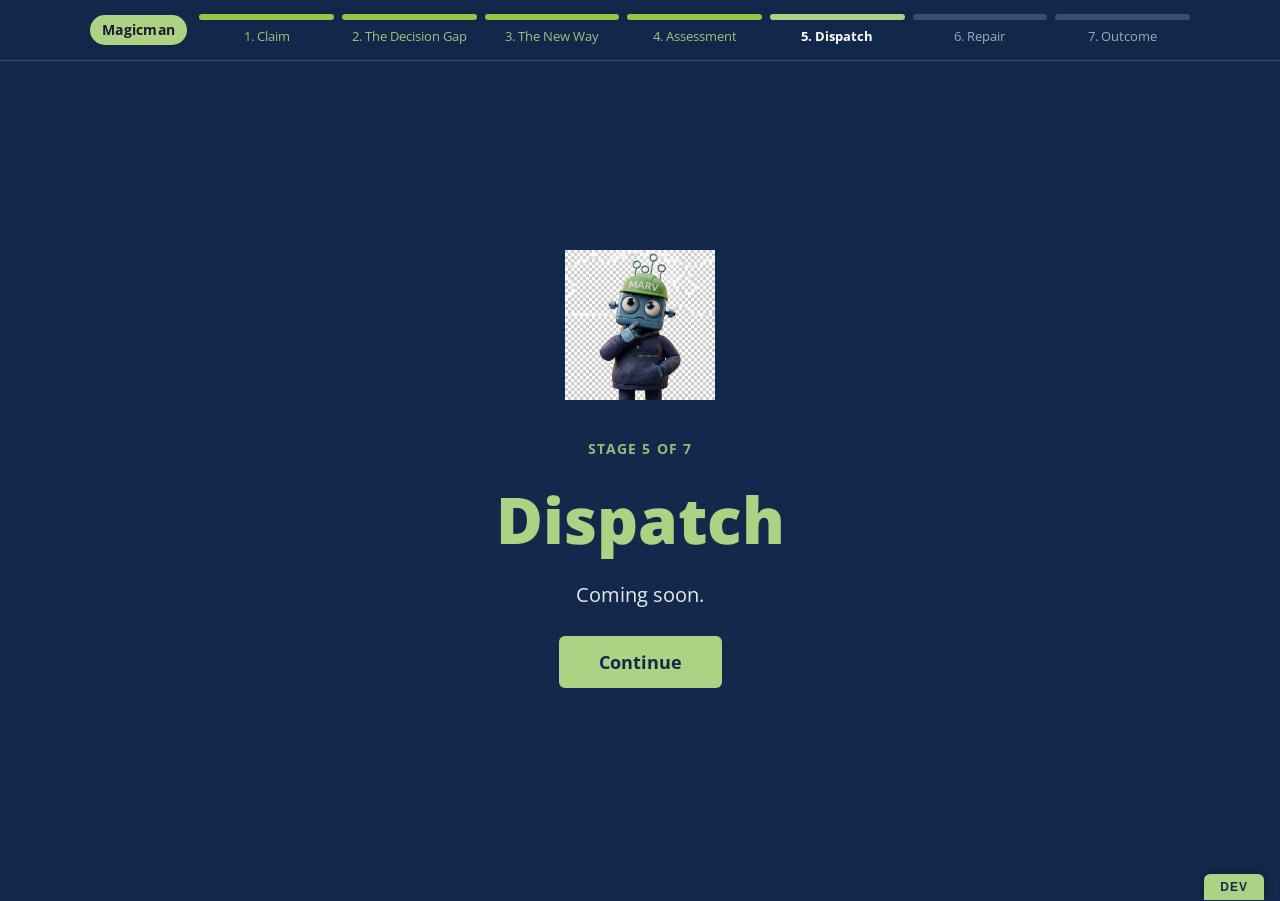
<file: stages/MM-CE-S5-dispatch.html>
<!DOCTYPE html>
<html lang="en-GB">
<head>
  <meta charset="UTF-8">
  <meta name="viewport" content="width=device-width, initial-scale=1.0">
  <title>Magicman | The Repair Journey - Stage 5 Dispatch</title>
  <link rel="preconnect" href="https://fonts.googleapis.com">
  <link href="https://fonts.googleapis.com/css2?family=Open+Sans:wght@400;600;700;800&display=swap" rel="stylesheet">
  <link rel="stylesheet" href="../css/main.css">
  <script src="../js/main.js" defer></script>
  <style>
    *, *::before, *::after { box-sizing: border-box; }
    html, body { background: var(--navy); color: var(--white); font-family: 'Open Sans', sans-serif; overflow-x: hidden; }

    .ph-wrap {
      max-width: 1100px;
      margin: 0 auto;
      padding: 60px 24px 96px;
      min-height: calc(100vh - 60px);
      display: flex;
      flex-direction: column;
      align-items: center;
      justify-content: center;
      text-align: center;
      gap: 26px;
    }
    .ph-marv { padding: 12px; }
    .ph-marv > img { width: 150px; height: auto; }
    .ph-count { margin: 0; font-size: 14px; font-weight: 700; letter-spacing: 0.08em; text-transform: uppercase; color: rgba(174, 210, 132, 0.85); }
    .ph-stage-name { margin: 0; font-size: 64px; font-weight: 800; line-height: 1.05; color: var(--wasabi); }
    .ph-soon { margin: 0; font-size: 20px; color: var(--white); opacity: 0.9; }
    .ph-btn {
      background: var(--wasabi);
      color: var(--navy);
      font-family: 'Open Sans', sans-serif;
      font-weight: 700;
      font-size: 18px;
      padding: 14px 40px;
      border: none;
      border-radius: 6px;
      cursor: pointer;
      transition: transform 0.12s ease;
    }
    .ph-btn:hover { transform: translateY(-2px); }

    body.device-mobile .ph-stage-name { font-size: 42px; }
    body.device-mobile .ph-marv > img { width: 120px; }
  </style>
</head>
<body>

  <!-- Progress indicator - 7 stages, Stage 5 Dispatch active. Class only,
       no id="progress-steps", so the shell's main.js never re-renders it. -->
  <header class="progress-bar" aria-label="Journey progress - Stage 5 of 7">
    <div class="progress-bar__inner">
      <span class="label-accent">Magicman</span>
      <ol class="progress-steps">
        <li class="progress-step is-complete"><span class="progress-step__dot"></span><span class="progress-step__label">1. Claim</span></li>
        <li class="progress-step is-complete"><span class="progress-step__dot"></span><span class="progress-step__label">2. The Decision Gap</span></li>
        <li class="progress-step is-complete"><span class="progress-step__dot"></span><span class="progress-step__label">3. The New Way</span></li>
        <li class="progress-step is-complete"><span class="progress-step__dot"></span><span class="progress-step__label">4. Assessment</span></li>
        <li class="progress-step is-active" aria-current="step"><span class="progress-step__dot"></span><span class="progress-step__label">5. Dispatch</span></li>
        <li class="progress-step"><span class="progress-step__dot"></span><span class="progress-step__label">6. Repair</span></li>
        <li class="progress-step"><span class="progress-step__dot"></span><span class="progress-step__label">7. Outcome</span></li>
      </ol>
    </div>
  </header>

  <main class="ph-wrap">
    <span class="ph-marv marv-frame glow-card"><img src="../assets/marv/marvthinking.png" alt="MARV thinking"></span>
    <p class="ph-count">Stage 5 of 7</p>
    <h1 class="ph-stage-name">Dispatch</h1>
    <p class="ph-soon">Coming soon.</p>
    <button class="ph-btn" type="button" onclick="window.location.href='MM-CE-S6-repair.html'">Continue</button>
  </main>

  <!-- DEVELOPER NAVIGATION - REMOVE BEFORE LAUNCH -->
  <div class="dev-nav" id="dev-nav">
    <div class="dev-nav__panel">
      <h4 class="dev-nav__title">Developer Navigation - Remove Before Launch</h4>
      <a class="dev-nav__btn" href="MM-CE-S1-claim.html">Stage 1 - The Problem Lands</a>
      <a class="dev-nav__btn" href="MM-CE-S2-gap.html">Stage 2 - The Decision Gap</a>
      <a class="dev-nav__btn" href="MM-CE-S3-newway.html">Stage 3 - The New Way</a>
      <a class="dev-nav__btn" href="MM-CE-S4-assessment.html">Stage 4 - Assessment</a>
      <a class="dev-nav__btn" href="MM-CE-S5-dispatch.html">Stage 5 - Dispatch</a>
      <a class="dev-nav__btn" href="MM-CE-S6-repair.html">Stage 6 - Repair</a>
      <a class="dev-nav__btn" href="MM-CE-S7-outcome.html">Stage 7 - Outcome</a>
    </div>
    <button class="dev-nav__tab" type="button"
            onclick="document.getElementById('dev-nav').classList.toggle('is-open')">DEV</button>
  </div>

</body>
</html>
</file>
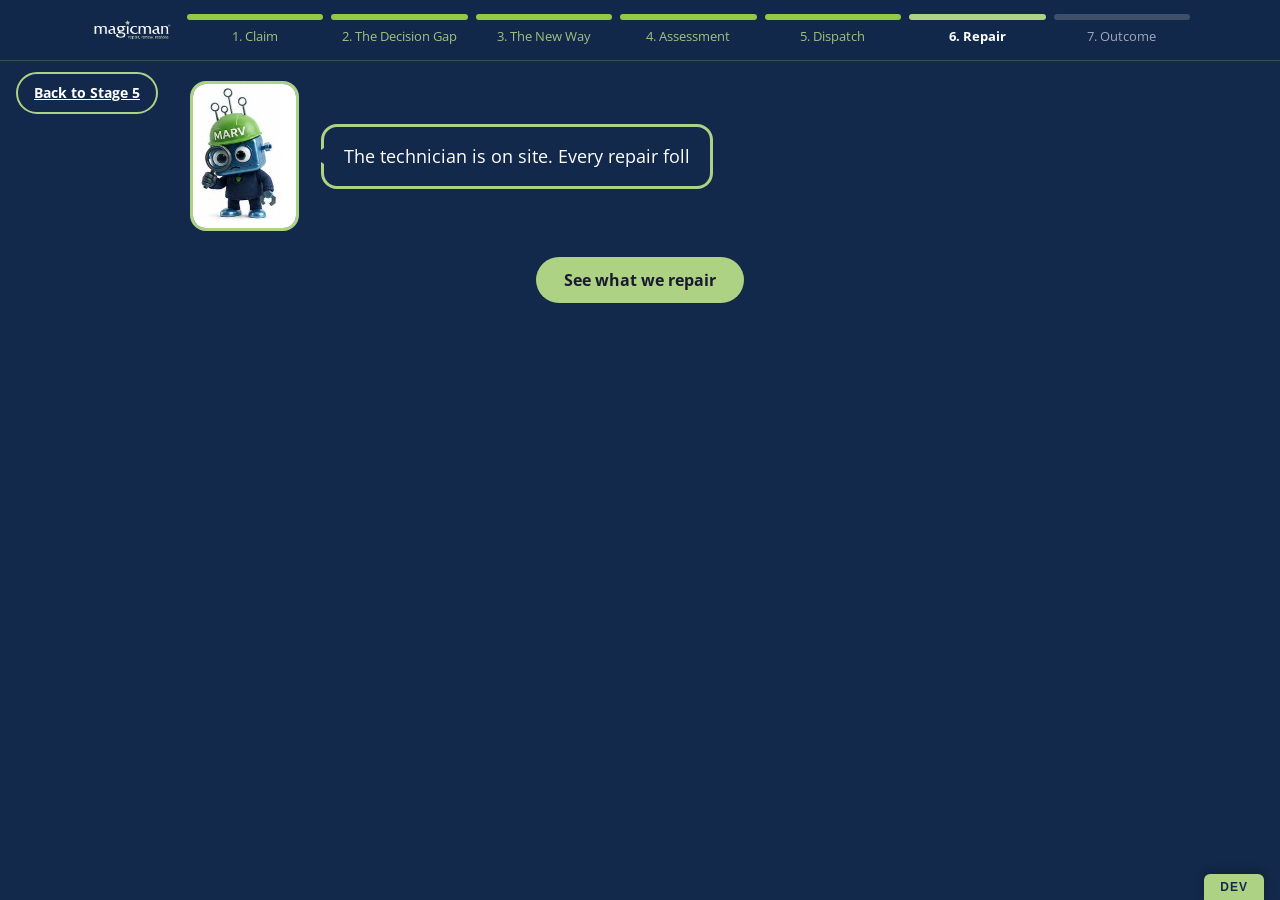
<file: stages/MM-CE-S6-repair.html>
<!DOCTYPE html>
<html lang="en-GB">
<head>
  <meta charset="UTF-8">
  <meta name="viewport" content="width=device-width, initial-scale=1.0">
  <title>Magicman | The Repair Journey - Stage 6 The Repair</title>
  <link rel="preconnect" href="https://fonts.googleapis.com">
  <link href="https://fonts.googleapis.com/css2?family=Open+Sans:ital,wght@0,400;0,600;0,700;0,800;1,400&display=swap" rel="stylesheet">
  <!-- Shared shell stylesheet + device detection, loaded before this stage's own
       <style> so the stage's bespoke styles win the cascade. -->
  <link rel="stylesheet" href="../css/main.css">
  <script src="../js/main.js" defer></script>
  <style>
    *, *::before, *::after { box-sizing: border-box; }

    html, body {
      background: #13294B;
      color: #FFFFFF;
      overflow: hidden;            /* the stage scrolls internally, the page does not */
    }
    body {
      min-height: 100vh;
      display: flex;
      flex-direction: column;
      font-family: 'Open Sans', sans-serif;
    }

    /* The stage fills the height left under the sticky progress bar and scrolls
       internally when a scene's content is taller than the viewport. */
    .s6-stage {
      flex: 1 1 auto;
      width: 100%;
      overflow-y: auto;
      background: #13294B;
      padding: 20px 24px 48px;
    }

    /* MARV - persistent guide at the top of the stage, driven by setMarv() on
       every scene change. Slides in from the left and types its line out. */
    .s6-marv {
      display: flex;
      align-items: center;
      gap: 22px;
      max-width: 900px;
      margin: 0 auto 22px;
      opacity: 0;
      transform: translateX(-40px);
    }
    .s6-marv.is-in { animation: s6MarvIn 0.5s ease forwards; }
    @keyframes s6MarvIn { to { opacity: 1; transform: translateX(0); } }
    .s6-marv-frame { display: inline-block; line-height: 0; border-radius: 16px; flex-shrink: 0; }
    .s6-marv-sprite {
      height: 150px;
      width: auto;
      display: block;
      border: 3px solid #AED284;
      border-radius: 16px;
      animation: marvGlowPulse 2s ease-in-out infinite;
    }
    .s6-marv-bubble {
      position: relative;
      background: #13294B;
      color: #FFFFFF;
      border: 3px solid #AED284;
      border-radius: 16px;
      padding: 16px 20px;
      font-size: 18px;          /* speech bubble text held at the 18px minimum */
      line-height: 1.5;
      min-height: 1.5em;
      text-align: left;
      animation: marvGlowPulse 2s ease-in-out infinite;
    }
    .s6-marv-bubble::before {
      content: '';
      position: absolute;
      left: -12px;
      bottom: 22px;
      border-width: 8px 12px 8px 0;
      border-style: solid;
      border-color: transparent #13294B transparent transparent;
    }

    /* ---- Scenes - shown one at a time, fading in on advance ---- */
    .s6-scene {
      display: none;
      max-width: 1100px;
      margin: 0 auto;
      flex-direction: column;
      align-items: center;
      gap: 20px;
      text-align: center;
    }
    .s6-scene.active { display: flex; animation: s6Fade 0.6s ease both; }
    @keyframes s6Fade { from { opacity: 0; transform: translateY(10px); } to { opacity: 1; transform: translateY(0); } }

    .s6-headline { color: #FFFFFF; font-weight: 800; font-size: clamp(26px, 4vw, 40px); line-height: 1.15; margin: 0; }

    /* Click-to-progress buttons carry the wasabi glow pulse. */
    .s6-pulse { animation: marvGlowPulse 2s ease-in-out infinite; margin-top: 4px; }

    /* ---- SCENE 2 - CAPABILITY SHOWCASE (rolodex carousel) ---- */
    .s6-carousel { position: relative; width: 100%; max-width: 1100px; }
    /* The viewport carries the 3D perspective and clips the off-stage cards. */
    .s6-carousel-viewport {
      position: relative;
      height: 575px;
      perspective: 1400px;
      overflow: hidden;
    }
    /* Each card is centred (left 50% + translate(-50%)) and offset/scaled/rotated
       by JS depending on its distance from the active card. */
    .s6-cab {
      position: absolute;
      top: 0;
      left: 50%;
      width: 300px;
      transform: translate(-50%, 0);
      transform-origin: center center;
      transition: transform 0.5s ease, opacity 0.5s ease;
      will-change: transform, opacity;
      cursor: pointer;
    }
    .s6-cab-title { color: #FFFFFF; font-weight: 800; font-size: 18px; line-height: 1.2; margin: 0 0 8px; text-align: center; }
    .s6-cab-media {
      position: relative;
      aspect-ratio: 1 / 1;           /* square, matching the 1:1 source videos */
      background: #13294B;
      border: 3px solid #AED284;
      border-radius: 12px;
      overflow: hidden;
      display: flex;
      align-items: center;
      justify-content: center;
    }
    .s6-cab.is-active .s6-cab-media { box-shadow: 0 0 18px rgba(174, 210, 132, 0.55); }
    .s6-cab-ph { color: #AED284; font-weight: 700; font-size: 15px; line-height: 1.3; text-align: center; padding: 8px; }
    .s6-cab-video,
    .s6-cab-img { position: absolute; inset: 0; width: 100%; height: 100%; object-fit: cover; }
    /* Fixed-height list area so every card is the same height and the media
       squares stay aligned across the three visible cards. The list is hidden
       instantly on the flanking cards (visibility), and its items animate in
       line by line on the active card. */
    .s6-cab-list { list-style: none; margin: 12px 0 0; padding: 0 6px; height: 210px; text-align: left; }
    .s6-cab:not(.is-active) .s6-cab-list { visibility: hidden; }
    .s6-cab-list li {
      position: relative;
      color: #FFFFFF;
      font-size: 15px;
      line-height: 1.35;
      padding: 0 0 0 18px;
      margin-bottom: 3px;
      opacity: 0;
      transform: translateX(-8px);
      transition: opacity 0.3s ease, transform 0.3s ease;
    }
    .s6-cab-list li::before { content: '+'; position: absolute; left: 0; top: 0; color: #AED284; font-weight: 700; }
    .s6-cab-list li.show { opacity: 1; transform: translateX(0); }
    /* Navigation arrows - either side of the carousel, level with the media. */
    .s6-carousel-arrow {
      position: absolute;
      top: 175px;
      transform: translateY(-50%);
      z-index: 5;
      width: 48px;
      height: 48px;
      border: none;
      border-radius: 50%;
      background: #AED284;
      cursor: pointer;
      display: flex;
      align-items: center;
      justify-content: center;
      animation: marvGlowPulse 2s ease-in-out infinite;
    }
    .s6-arrow-prev { left: 0; }
    .s6-arrow-next { right: 0; }
    .s6-carousel-arrow__tri { width: 0; height: 0; border-style: solid; }
    .s6-arrow-prev .s6-carousel-arrow__tri { border-width: 10px 14px 10px 0; border-color: transparent #13294B transparent transparent; margin-right: 3px; }
    .s6-arrow-next .s6-carousel-arrow__tri { border-width: 10px 0 10px 14px; border-color: transparent transparent transparent #13294B; margin-left: 3px; }

    /* ---- SCENE 3 - BATH REPAIR VIDEO ---- */
    .s6-bath-stage {
      position: relative;
      width: 100%;
      max-width: 800px;
      margin: 0 auto;
      aspect-ratio: 16 / 9;
      border: 3px solid #AED284;
      border-radius: 12px;
      overflow: hidden;
      background: #000000;
    }
    .s6-bath-video { position: absolute; inset: 0; width: 100%; height: 100%; object-fit: contain; background: #000000; }

    /* ---- SCENE 4 - BEFORE / AFTER SLIDERS ---- */
    .s6-sliders { display: flex; gap: 18px; width: 100%; }
    .s6-slider-col { flex: 1 1 0; min-width: 0; display: flex; flex-direction: column; align-items: center; gap: 8px; }
    .s6-slider {
      position: relative;
      width: 100%;
      aspect-ratio: 4 / 3;
      border: 3px solid #AED284;
      border-radius: 12px;
      overflow: hidden;
      touch-action: none;          /* let the handle own the drag gesture on touch */
      cursor: ew-resize;
      background: #13294B;
    }
    .s6-slider img { position: absolute; inset: 0; width: 100%; height: 100%; object-fit: cover; pointer-events: none; }
    .s6-slider .s6-after { z-index: 1; }
    /* The "before" image sits on top, clipped to the left of the handle. */
    .s6-slider .s6-before { z-index: 2; clip-path: inset(0 calc(100% - var(--pos, 50%)) 0 0); }
    .s6-slider-handle {
      position: absolute; top: 0; bottom: 0; left: var(--pos, 50%);
      width: 3px; background: #AED284; z-index: 4; transform: translateX(-50%); pointer-events: none;
    }
    .s6-slider-handle::after {
      content: ''; position: absolute; top: 50%; left: 50%;
      width: 32px; height: 32px; border-radius: 50%;
      background: #AED284; transform: translate(-50%, -50%);
      box-shadow: 0 0 8px rgba(0, 0, 0, 0.45);
    }
    .s6-sl-tag {
      position: absolute; top: 8px; z-index: 3;
      font-size: 11px; font-weight: 700; color: #FFFFFF;
      background: rgba(19, 41, 75, 0.7); padding: 3px 8px; border-radius: 6px;
    }
    .s6-sl-before { left: 8px; }
    .s6-sl-after { right: 8px; }
    .s6-slider-name { color: #AED284; font-weight: 700; font-size: 15px; }

    /* ---- SCENE 5 - OPTIONAL GAMES ---- */
    .s6-games { display: flex; gap: 22px; width: 100%; }
    .s6-game-card {
      flex: 1 1 0; min-width: 0;
      background: #13294B;
      border: 3px solid #AED284;
      border-radius: 16px;
      overflow: hidden;          /* clips the header image to the rounded top corners */
      display: flex;
      flex-direction: column;
      text-align: left;
      box-shadow: 0 4px 16px rgba(0, 0, 0, 0.2);
    }
    /* Full-width header image: fixed height, cover-cropped, top corners follow
       the card radius (via the card's overflow: hidden). */
    /* contain (not cover) so the full game artwork is visible without cropping;
       navy fills any letterbox gaps. */
    .s6-game-img { width: 100%; height: 240px; object-fit: contain; background: #13294B; display: block; }
    .s6-game-body { padding: 26px; display: flex; flex-direction: column; gap: 14px; flex: 1 1 auto; }
    .s6-game-card h3 { color: #AED284; font-weight: 800; font-size: 22px; margin: 0; }
    .s6-game-card p { color: #FFFFFF; font-weight: 400; font-size: 15px; line-height: 1.55; margin: 0; flex: 1 1 auto; }
    .s6-game-card .btn { align-self: flex-start; }
    .s6-games-note { color: rgba(255, 255, 255, 0.6); font-size: 13px; text-align: center; margin: 0; }

    /* ---- Mobile - rows stack to a single column; carousel cards shrink ---- */
    body.device-mobile .s6-cab { width: min(300px, 78vw); }
    body.device-mobile .s6-carousel-arrow { top: 150px; }
    body.device-mobile .s6-sliders,
    body.device-mobile .s6-games { flex-direction: column; }
    body.device-mobile .s6-marv { flex-direction: column; text-align: center; }
    body.device-mobile .s6-marv-bubble { text-align: center; }
    body.device-mobile .s6-marv-bubble::before { display: none; }
  </style>
</head>
<body>

  <!-- Established ambient track, shared across the experience. Never autoplays:
       it is started (at a low volume) only when the user advances to Scene 3,
       which is reached by a click. preload="none" so it does not fetch early. -->
  <audio id="s6-music" src="../assets/audio/ambient_music.mp3" loop preload="none"></audio>

  <!-- Progress indicator - 7 stages, Stage 6 Repair active. Class only,
       no id="progress-steps", so the shell's main.js never re-renders it.
       Matches Stage 5 exactly, with the active tab moved to step 6. -->
  <header class="progress-bar" aria-label="Journey progress">
    <div class="progress-bar__inner">
      <img class="progress-bar__logo" src="../assets/images/magicman-white.png" alt="Magicman">
      <ol class="progress-steps">
        <li class="progress-step is-complete"><span class="progress-step__dot"></span><span class="progress-step__label">1. Claim</span></li>
        <li class="progress-step is-complete"><span class="progress-step__dot"></span><span class="progress-step__label">2. The Decision Gap</span></li>
        <li class="progress-step is-complete"><span class="progress-step__dot"></span><span class="progress-step__label">3. The New Way</span></li>
        <li class="progress-step is-complete"><span class="progress-step__dot"></span><span class="progress-step__label">4. Assessment</span></li>
        <li class="progress-step is-complete"><span class="progress-step__dot"></span><span class="progress-step__label">5. Dispatch</span></li>
        <li class="progress-step is-active" aria-current="step"><span class="progress-step__dot"></span><span class="progress-step__label">6. Repair</span></li>
        <li class="progress-step"><span class="progress-step__dot"></span><span class="progress-step__label">7. Outcome</span></li>
      </ol>
    </div>
  </header>

  <a class="btn btn-ghost stage-back" href="MM-CE-S5-technician.html">Back to Stage 5</a>

  <main class="s6-stage" id="s6-stage">

    <!-- Persistent MARV, updated on every scene change via setMarv(). -->
    <div class="s6-marv" id="s6-marv">
      <span class="s6-marv-frame"><img class="s6-marv-sprite" id="s6-marv-sprite" src="../assets/marv/marvfocussed.png" alt="MARV looking focussed"></span>
      <div class="s6-marv-bubble default" id="s6-marv-bubble"></div>
    </div>

    <!-- SCENE 1 - MARV SETS THE SCENE -->
    <section class="s6-scene active" id="s6-scene-1">
      <button type="button" id="s6-cta-1" class="btn btn-primary s6-pulse">See what we repair</button>
    </section>

    <!-- SCENE 2 - CAPABILITY SHOWCASE -->
    <section class="s6-scene" id="s6-scene-2">
      <h1 class="s6-headline">Whatever the surface - we have it covered.</h1>
      <div class="s6-carousel" id="s6-carousel">
        <button type="button" class="s6-carousel-arrow s6-arrow-prev" id="s6-cap-prev" aria-label="Previous surface"><span class="s6-carousel-arrow__tri"></span></button>
        <div class="s6-carousel-viewport" id="s6-carousel-viewport"></div>
        <button type="button" class="s6-carousel-arrow s6-arrow-next" id="s6-cap-next" aria-label="Next surface"><span class="s6-carousel-arrow__tri"></span></button>
      </div>
      <button type="button" id="s6-cta-2" class="btn btn-primary s6-pulse">Watch the repair</button>
    </section>

    <!-- SCENE 3 - THE BATH REPAIR VIDEO -->
    <section class="s6-scene" id="s6-scene-3">
      <h1 class="s6-headline">Repair, renew, restore.</h1>
      <div class="s6-bath-stage">
        <!-- No src here: the file is only attached when the user advances to
             this scene (see enterBath), so nothing loads in the background.
             It then autoplays with native controls - no overlay button. -->
        <video class="s6-bath-video" id="s6-bath-video" playsinline preload="none"></video>
      </div>
      <button type="button" id="s6-cta-3" class="btn btn-primary s6-pulse">Continue</button>
    </section>

    <!-- SCENE 4 - BEFORE AND AFTER SLIDERS -->
    <section class="s6-scene" id="s6-scene-4">
      <h1 class="s6-headline">The results speak for themselves.</h1>
      <div class="s6-sliders">
        <div class="s6-slider-col">
          <div class="s6-slider" style="--pos: 50%;">
            <img class="s6-after" src="../assets/images/marble-after.png" alt="Marble surface after repair">
            <img class="s6-before" src="../assets/images/marble-before.png" alt="Marble surface before repair">
            <span class="s6-sl-tag s6-sl-before">Before</span>
            <span class="s6-sl-tag s6-sl-after">After</span>
            <span class="s6-slider-handle"></span>
          </div>
          <span class="s6-slider-name">Marble</span>
        </div>
        <div class="s6-slider-col">
          <div class="s6-slider" style="--pos: 50%;">
            <img class="s6-after" src="../assets/images/tile-after.png" alt="Tile surface after repair">
            <img class="s6-before" src="../assets/images/tile-before.png" alt="Tile surface before repair">
            <span class="s6-sl-tag s6-sl-before">Before</span>
            <span class="s6-sl-tag s6-sl-after">After</span>
            <span class="s6-slider-handle"></span>
          </div>
          <span class="s6-slider-name">Tile</span>
        </div>
        <div class="s6-slider-col">
          <div class="s6-slider" style="--pos: 50%;">
            <img class="s6-after" src="../assets/images/windowafter.png" alt="Window frame after repair">
            <img class="s6-before" src="../assets/images/window-before.png" alt="Window frame before repair">
            <span class="s6-sl-tag s6-sl-before">Before</span>
            <span class="s6-sl-tag s6-sl-after">After</span>
            <span class="s6-slider-handle"></span>
          </div>
          <span class="s6-slider-name">Window</span>
        </div>
      </div>
      <button type="button" id="s6-cta-4" class="btn btn-primary s6-pulse">Want to go deeper?</button>
    </section>

    <!-- SCENE 5 - OPTIONAL GAMES -->
    <section class="s6-scene" id="s6-scene-5">
      <h1 class="s6-headline">Try it yourself.</h1>
      <div class="s6-games">
        <div class="s6-game-card">
          <img class="s6-game-img" src="../assets/images/game-surface-rescue.png" alt="Surface Rescue">
          <div class="s6-game-body">
            <h3>Surface Rescue</h3>
            <p>You are a Magicman technician. Five damaged surfaces, a watching customer, and four stages of preparation on every job. Get it right and rescue the surface. Let the customer satisfaction drop to zero and the job is over.</p>
            <a class="btn btn-primary" href="../docs/surface_rescue_mini_game.html" target="_blank" rel="noopener">Launch Surface Rescue</a>
          </div>
        </div>
        <div class="s6-game-card">
          <img class="s6-game-img" src="../assets/images/game-colour-lab.png" alt="MARV's Colour Lab">
          <div class="s6-game-body">
            <h3>MARV's Colour Lab</h3>
            <p>Colour matching is one of the most skilled parts of any repair. Mix your paints, match the target patch, and see if you can hit the mark. Four difficulty levels - from trainee to master technician.</p>
            <a class="btn btn-primary" href="https://learning-development667.github.io/marvs-colour-lab/" target="_blank" rel="noopener">Launch Colour Lab</a>
          </div>
        </div>
      </div>
      <p class="s6-games-note">Both challenges open in a new tab - your place here is saved.</p>
      <button type="button" id="s6-cta-5" class="btn btn-primary s6-pulse">See the outcome</button>
    </section>

  </main>

  <!-- DEVELOPER NAVIGATION - REMOVE BEFORE LAUNCH -->
  <div class="dev-nav" id="dev-nav">
    <div class="dev-nav__panel">
      <h4 class="dev-nav__title">Developer Navigation - Remove Before Launch</h4>
      <div style="display: flex; gap: 6px; margin-bottom: 8px;">
        <button class="dev-nav__btn" type="button" style="flex: 1; margin: 0; cursor: pointer; font-family: inherit; text-align: center;" onclick="__devPrevScene()">Prev Scene</button>
        <button class="dev-nav__btn" type="button" style="flex: 1; margin: 0; cursor: pointer; font-family: inherit; text-align: center;" onclick="__devNextScene()">Next Scene</button>
        <button class="dev-nav__btn" type="button" style="flex: 1; margin: 0; cursor: pointer; font-family: inherit; text-align: center;" onclick="__devReplayScene()">Replay Scene</button>
      </div>
      <a class="dev-nav__btn" href="MM-CE-S1-claim.html">Stage 1 - The Problem Lands</a>
      <a class="dev-nav__btn" href="MM-CE-S2-gap.html">Stage 2 - The Decision Gap</a>
      <a class="dev-nav__btn" href="MM-CE-S3-newway.html">Stage 3 - The New Way</a>
      <a class="dev-nav__btn" href="MM-CE-S4-assessment.html">Stage 4 - Assessment</a>
      <a class="dev-nav__btn" href="MM-CE-S5-technician.html">Stage 5 - Dispatch (back)</a>
      <span class="dev-nav__btn" style="opacity: 0.4; cursor: default; pointer-events: none;">Stage 6 - The Repair (current)</span>
      <a class="dev-nav__btn" href="MM-CE-S7-outcome.html">Stage 7 - The Outcome</a>
    </div>
    <button class="dev-nav__tab" type="button"
            onclick="document.getElementById('dev-nav').classList.toggle('is-open')">DEV</button>
  </div>

  <script>
  (function () {
    'use strict';

    var SPRITES = '../assets/marv/';
    var stage = document.getElementById('s6-stage');
    var sprite = document.getElementById('s6-marv-sprite');
    var bubble = document.getElementById('s6-marv-bubble');
    var marvEl = document.getElementById('s6-marv');

    /* ---- MARV state, the canonical pattern. Sets the sprite, replays the
       slide-in from the left, and types the line out character by character
       (28ms/char, matching the established stage typewriter). ---- */
    var typeTimer = null;
    function typeText(el, text) {
      if (typeTimer) { clearTimeout(typeTimer); typeTimer = null; }
      var n = 0;
      el.textContent = '';
      (function tick() {
        n++;
        el.textContent = text.slice(0, n);
        if (n < text.length) { typeTimer = setTimeout(tick, 28); }
      })();
    }
    function setMarv(emotion, text, style) {
      if (sprite) { sprite.src = SPRITES + emotion + '.png'; sprite.alt = 'MARV looking ' + emotion; }
      if (bubble) { bubble.className = 's6-marv-bubble ' + (style || 'default'); }
      if (marvEl) { marvEl.classList.remove('is-in'); void marvEl.offsetWidth; marvEl.classList.add('is-in'); }
      if (bubble) { typeText(bubble, text); }
    }

    /* MARV line per scene. */
    var MARV = {
      1: ['marvfocussed',       'The technician is on site. Every repair follows the same proven process. Let me show you what Magicman does.'],
      2: ['marvconfident',      'Thirty years of craft across every surface type.'],
      3: ['marvfocussed',       'Watch a full acrylic bath repair from start to finish.'],
      4: ['marvtriumphant',     'Every surface. Every time.'],
      5: ['marvexcited',        "Think you've got what it takes? Two challenges from the MARV training academy."]
    };
    /* The closing MARV line, played inline on Scene 5 before navigating away. */
    var CLOSING_LINE = 'That is what thirty years of craft looks like. Every technician. Every surface. Every time.';

    /* ---- Scene system ---- */
    var TOTAL = 5;
    var current = 1;
    function sceneEl(n) { return document.getElementById('s6-scene-' + n); }
    function goScene(n) {
      if (n < 1 || n > TOTAL) { return; }
      for (var i = 1; i <= TOTAL; i++) {
        var el = sceneEl(i);
        if (el) { el.classList.toggle('active', i === n); }
      }
      current = n;
      var m = MARV[n];
      if (m) { setMarv(m[0], m[1]); }
      if (n === 2) { setCapActive(0); }   // open on Bathroom, the first card
      if (n === 3) { enterBath(); }
      if (stage) { stage.scrollTop = 0; }
    }

    /* ---- Scene 2: capability rolodex carousel ----
       Card content (title + repair list) for the ten surface categories.
       Items are listed explicitly (not split from a string) because several
       contain their own commas. ---- */
    var CAPS = [
      { file: 'capability-bathroom.mp4', name: 'Bathroom', title: 'Bathroom repairs',
        items: ['Acrylic and enamel baths', 'Basins and sinks', 'Toilet cisterns and pans', 'Shower trays and enclosures', 'Tiles and grout', 'Mirrors and glass', 'Chrome fittings and rails', 'IPS and wall cladding panels'] },
      { file: 'capability-kitchen.mp4', name: 'Kitchen', title: 'Kitchen repairs',
        items: ['Worktops and counters', 'Cabinet doors and drawer fronts', 'Laminate and vinyl surfaces', 'Ceramic and porcelain tiles', 'Splashbacks and upstands', 'Sinks and taps', 'Appliance panels', 'Flooring and skirting'] },
      { file: 'capability-flooring.mp4', name: 'Flooring', title: 'Flooring repairs',
        items: ['Hardwood and engineered timber', 'Laminate and luxury vinyl', 'Ceramic and porcelain tiles', 'Stone and marble flooring', 'Parquet and block wood', 'Vinyl and safety flooring', 'Threshold strips and edging'] },
      { file: 'capability-window.mp4', name: 'Windows', title: 'Window repairs',
        items: ['uPVC frames and sills', 'Timber window frames', 'Double glazed units', 'Glass scratches and chips', 'Window handles and fittings', 'Casement and sash frames', 'Bay and bow window frames'] },
      { file: 'capability-doors.mp4', name: 'Doors', title: 'Door repairs',
        items: ['uPVC and composite doors', 'Timber and fire doors', 'Door frames and architraves', 'Glass panels and sidelights', 'Door handles and furniture', 'Garage and roller doors', 'Bi-fold and sliding doors'] },
      { file: 'capability-furniture.mp4', name: 'Furniture', title: 'Furniture repairs',
        items: ['Timber and veneer furniture', 'Upholstered chairs and sofas', 'Cabinet and wardrobe doors', 'Beds and headboards', 'Desks and tables', 'Lacquered and painted surfaces', 'Hotel and hospitality furniture'] },
      { file: 'capability-marble.mp4', name: 'Stone and Marble', title: 'Stone and marble repairs',
        items: ['Marble worktops and vanities', 'Granite and quartz surfaces', 'Natural stone flooring', 'Limestone and travertine', 'Chips, cracks and scratches', 'Staining and discolouration', 'Exterior stone and masonry'] },
      { file: 'capability-ips.mp4', name: 'Wall Cladding and IPS', title: 'Wall cladding and IPS repairs',
        items: ['IPS and duct panelling', 'Laminate wall cladding', 'Wet wall and shower panels', 'uPVC and PVC cladding', 'Aluminium composite panels', 'Scratches, chips and impact damage', 'Colour fading and discolouration'] },
      { file: 'capability-spraying.mp4', name: 'Spraying and Recolouring', title: 'Spraying and recolouring',
        items: ['Kitchen unit respraying', 'Door and frame recolouring', 'uPVC colour changes', 'Radiator and pipework respraying', 'Furniture recolouring', 'Colour matching to any RAL or BS shade', 'In-situ spraying - no removal needed'] },
      { file: 'capability-worktops.mp4', name: 'Worktops and Counters', title: 'Worktops and counters',
        items: ['Laminate and Formica worktops', 'Solid wood and timber counters', 'Granite, marble and quartz', 'Corian and solid surface', 'Chips, burns and scratches', 'Water damage and swelling', 'Joins, edges and upstands'] }
    ];

    /* Capability media manifest. A card only ever requests a file that actually
       exists, so no missing asset is fetched and the console stays clean. Keys
       are the card's file (see CAPS). Each value is either a video (true or
       { type: 'video' }) or a static image ({ type: 'image', file: '...jpg' }).
       All ten capability videos are uploaded to ../assets/video/. */
    var CAP_VIDEOS_AVAILABLE = {
      'capability-bathroom.mp4': true,
      'capability-kitchen.mp4': true,
      'capability-flooring.mp4': true,
      'capability-window.mp4': true,
      'capability-doors.mp4': true,
      'capability-furniture.mp4': true,
      'capability-marble.mp4': true,
      'capability-ips.mp4': true,
      'capability-spraying.mp4': true,
      'capability-worktops.mp4': true
    };

    var capViewport = document.getElementById('s6-carousel-viewport');
    var capCards = [];
    var capVideos = [];
    var capActive = 0;
    var capListTimers = [];

    function buildCarousel() {
      if (!capViewport) { return; }
      CAPS.forEach(function (cap, i) {
        var card = document.createElement('div');
        card.className = 's6-cab';

        var title = document.createElement('h3');
        title.className = 's6-cab-title';
        title.textContent = cap.title;
        card.appendChild(title);

        var media = document.createElement('div');
        media.className = 's6-cab-media';
        var video = null;
        var entry = CAP_VIDEOS_AVAILABLE[cap.file];
        var isImage = (entry && typeof entry === 'object' && entry.type === 'image');
        if (isImage) {
          // Static image filling the card (e.g. the spraying card's JPG).
          var img = document.createElement('img');
          img.className = 's6-cab-img';
          img.src = '../assets/video/' + (entry.file || cap.file);
          img.alt = cap.name;
          media.appendChild(img);
        } else if (entry) {
          // Video: muted, looped, played only while this is the active card.
          video = document.createElement('video');
          video.className = 's6-cab-video';
          video.muted = true; video.loop = true; video.playsInline = true; video.preload = 'metadata';
          var src = document.createElement('source');
          src.src = '../assets/video/' + ((typeof entry === 'object' && entry.file) || cap.file); src.type = 'video/mp4';
          video.appendChild(src);
          media.appendChild(video);
        } else {
          var ph = document.createElement('div');
          ph.className = 's6-cab-ph';
          ph.textContent = cap.name;
          media.appendChild(ph);
        }
        card.appendChild(media);

        var list = document.createElement('ul');
        list.className = 's6-cab-list';
        cap.items.forEach(function (it) {
          var li = document.createElement('li');
          li.textContent = it;
          list.appendChild(li);
        });
        card.appendChild(list);

        card.addEventListener('click', function () { if (i !== capActive) { setCapActive(i); } });

        capViewport.appendChild(card);
        capCards.push(card);
        capVideos.push(video);
      });
    }

    /* Position every card relative to the active one (wrapping, rolodex-style):
       centre = full size, flanks = 70% scale + perspective turn + dimmed,
       everything else hidden off to the side. */
    function layoutCarousel() {
      var n = capCards.length;
      capCards.forEach(function (card, i) {
        var p = i - capActive;
        if (p > n / 2) { p -= n; }
        if (p < -n / 2) { p += n; }
        var ap = Math.abs(p);
        if (ap === 0) {
          card.style.transform = 'translate(-50%, 0) scale(1) rotateY(0deg)';
          card.style.opacity = '1';
          card.style.zIndex = '3';
          card.style.pointerEvents = 'auto';
          card.classList.add('is-active');
        } else if (ap === 1) {
          var dir = p < 0 ? -1 : 1;
          card.style.transform = 'translate(calc(-50% ' + (dir < 0 ? '- ' : '+ ') + '170px), 0) scale(0.7) rotateY(' + (dir < 0 ? 28 : -28) + 'deg)';
          card.style.opacity = '0.6';
          card.style.zIndex = '2';
          card.style.pointerEvents = 'auto';
          card.classList.remove('is-active');
        } else {
          var d2 = p < 0 ? -1 : 1;
          card.style.transform = 'translate(calc(-50% ' + (d2 < 0 ? '- ' : '+ ') + '320px), 0) scale(0.5) rotateY(' + (d2 < 0 ? 34 : -34) + 'deg)';
          card.style.opacity = '0';
          card.style.zIndex = '1';
          card.style.pointerEvents = 'none';
          card.classList.remove('is-active');
        }
      });
    }

    function animateList(card) {
      capListTimers.forEach(function (t) { clearTimeout(t); });
      capListTimers = [];
      var items = card.querySelectorAll('.s6-cab-list li');
      items.forEach(function (li) { li.classList.remove('show'); });
      items.forEach(function (li, idx) {
        capListTimers.push(setTimeout(function () { li.classList.add('show'); }, idx * 100));
      });
    }

    function setCapActive(i) {
      var n = capCards.length;
      if (n === 0) { return; }
      capActive = ((i % n) + n) % n;
      layoutCarousel();
      // Only the active centre card plays; all others pause and reset.
      capVideos.forEach(function (v, idx) {
        if (!v) { return; }
        if (idx === capActive) { var pr = v.play(); if (pr && pr.catch) { pr.catch(function () {}); } }
        else { v.pause(); try { v.currentTime = 0; } catch (e) {} }
      });
      // Repair lists on the flanks vanish instantly (visibility); the active
      // card's items animate in line by line.
      capCards.forEach(function (c, idx) {
        if (idx !== capActive) {
          c.querySelectorAll('.s6-cab-list li').forEach(function (li) { li.classList.remove('show'); });
        }
      });
      animateList(capCards[capActive]);
    }

    /* ---- Ambient audio (the track established across the experience). Started
       only when the user reaches Scene 3 (a click-gated moment), kept low, and
       never restarted if it is already playing. ---- */
    var music = document.getElementById('s6-music');
    var BATH_SRC = '../assets/video/bath_repair_full.mp4';
    var AMBIENT_VOLUME = 0.2;
    var audioCtx = null;
    function resumeAudioCtx() {
      // Resume a suspended AudioContext if one exists. Only created inside a
      // user gesture, so this never triggers an autoplay-policy warning.
      try {
        if (!audioCtx) {
          var AC = window.AudioContext || window.webkitAudioContext;
          if (AC) { audioCtx = new AC(); }
        }
        if (audioCtx && audioCtx.state === 'suspended') { audioCtx.resume(); }
      } catch (e) {}
    }
    function startAmbient() {
      if (!music) { return; }
      music.volume = AMBIENT_VOLUME;               // always keep it at the gentle level
      if (music.paused) {                          // do not restart if already playing
        var p = music.play();
        if (p && p.catch) { p.catch(function () {}); }
      }
    }

    /* ---- Scene 3: bath repair video. Scene 3 is only ever reached by a click
       ("Watch the repair" or the DEV stepper), so the video autoplays with
       sound on entry and shows native controls (pause, scrub, fullscreen).
       No overlay play button. ---- */
    var bathVideo = document.getElementById('s6-bath-video');
    /* Called when the user advances into Scene 3. The only point the video src
       is attached (so it never loads in the background), and where the ambient
       track is started and a suspended audio context is resumed. */
    function enterBath() {
      if (!bathVideo) { return; }
      if (!bathVideo.getAttribute('src')) { bathVideo.src = BATH_SRC; }  // attach only now
      resumeAudioCtx();                                  // resume audio if the browser suspended it
      startAmbient();                                    // ambient track at the gentle level
      bathVideo.setAttribute('controls', 'controls');    // native HTML5 controls only
      try { bathVideo.currentTime = 0; } catch (e) {}
      bathVideo.muted = false;
      var p = bathVideo.play();
      if (p && p.catch) { p.catch(function () {
        // If autoplay with sound is blocked, play muted so it still starts; the
        // user can unmute with the native controls.
        bathVideo.muted = true;
        var p2 = bathVideo.play();
        if (p2 && p2.catch) { p2.catch(function () {}); }
      }); }
    }
    if (bathVideo) { bathVideo.addEventListener('ended', function () { goScene(4); }); }

    /* ---- Scene 4: before / after sliders (mouse + touch via pointer events) ---- */
    function initSliders() {
      var sliders = document.querySelectorAll('.s6-slider');
      sliders.forEach(function (sl) {
        var dragging = false;
        function setPos(clientX) {
          var r = sl.getBoundingClientRect();
          var p = (clientX - r.left) / r.width * 100;
          p = Math.max(0, Math.min(100, p));
          sl.style.setProperty('--pos', p + '%');
        }
        sl.addEventListener('pointerdown', function (e) { dragging = true; try { sl.setPointerCapture(e.pointerId); } catch (err) {} setPos(e.clientX); });
        sl.addEventListener('pointermove', function (e) { if (dragging) { setPos(e.clientX); } });
        sl.addEventListener('pointerup', function () { dragging = false; });
        sl.addEventListener('pointercancel', function () { dragging = false; });
      });
    }

    /* ---- Closing: a brief inline MARV moment on Scene 5, then navigate to
       Stage 7 (no separate scene, no extra button click). ---- */
    var OUTCOME_URL = 'MM-CE-S7-outcome.html';
    var closingTimer = null;
    function closeStage() {
      if (closingTimer) { return; }
      setMarv('marvcongratulatory', CLOSING_LINE);
      if (stage) { stage.scrollTop = 0; }   // bring MARV into view for the beat
      closingTimer = setTimeout(function () { window.location.href = OUTCOME_URL; }, 2000);
    }

    /* ---- Advance buttons ---- */
    function on(id, fn) { var el = document.getElementById(id); if (el) { el.addEventListener('click', fn); } }
    on('s6-cta-1', function () { goScene(2); });
    on('s6-cta-2', function () { goScene(3); });
    on('s6-cta-3', function () {
      // Skipping the bath video: stop its audio and the ambient track cleanly
      // before advancing, so neither carries over into Scene 4.
      if (bathVideo) { try { bathVideo.pause(); bathVideo.currentTime = 0; } catch (e) {} }
      if (music) { try { music.pause(); music.currentTime = 0; } catch (e) {} }
      goScene(4);
    });
    on('s6-cta-4', function () { goScene(5); });
    on('s6-cta-5', closeStage);

    /* ---- Carousel navigation: arrows + keyboard (only while on Scene 2) ---- */
    on('s6-cap-prev', function () { setCapActive(capActive - 1); });
    on('s6-cap-next', function () { setCapActive(capActive + 1); });
    document.addEventListener('keydown', function (e) {
      if (current !== 2) { return; }
      if (e.key === 'ArrowLeft') { setCapActive(capActive - 1); }
      else if (e.key === 'ArrowRight') { setCapActive(capActive + 1); }
    });

    /* ---- Go ---- */
    function start() {
      initSliders();
      buildCarousel();
      goScene(1);
    }
    if (document.readyState === 'loading') {
      document.addEventListener('DOMContentLoaded', start);
    } else {
      start();
    }

    /* ---- DEV scene stepper (Prev/Next/Replay). Stepping to scene 6 shows the
       closing beat without auto-navigating, so the flow can be inspected. ---- */
    function devGo(n) { if (closingTimer) { clearTimeout(closingTimer); closingTimer = null; } goScene(n); }
    window.__devPrevScene = function () { devGo(current - 1); };
    window.__devNextScene = function () { devGo(current + 1); };
    window.__devReplayScene = function () { devGo(current); };
  })();
  </script>

  <script>
    /* Stop every audio and video on this stage cleanly whenever the user leaves
       by any method (skip, continue, DEV link, back button). Also covers the
       back/forward cache case where media could otherwise keep playing. This
       includes the ambient track and the bath repair video. */
    window.addEventListener('pagehide', function () {
      var media = document.querySelectorAll('audio, video');
      for (var i = 0; i < media.length; i++) {
        try { media[i].pause(); media[i].currentTime = 0; } catch (e) {}
      }
    });
  </script>

</body>
</html>
</file>
<file: css/main.css>
/* ==========================================================================
   Magicman Client Experience (MM-CE)
   main.css - Global styles, brand system, base components
   UK English throughout. No em dashes anywhere in this project.
   ========================================================================== */

/* --------------------------------------------------------------------------
   1. Brand variables
   -------------------------------------------------------------------------- */
:root {
  /* Brand colours */
  --navy: #13294B;        /* Crow Black Blue - primary background and structure */
  --wasabi: #AED284;      /* Primary accent - highlights, badges, buttons, key labels */
  --lone-hunter: #93C847; /* Secondary accent - icons, dividers, supporting elements */
  --white: #FFFFFF;       /* Body text on dark, card backgrounds */
  --dark-text: #1A1A2E;   /* Body text on white or light backgrounds */

  /* Reaction colours (success / error feedback) */
  --reaction-correct: var(--wasabi);
  --reaction-wrong: #C0392B;

  /* Typography scale (Open Sans) */
  --font-family: 'Open Sans', Arial, Helvetica, sans-serif;
  --h1: 48.8px;
  --h2: 39px;
  --h3: 31px;
  --h4: 25px;
  --h5: 20px;
  --body: 16px;

  /* Layout */
  --max-content-width: 1100px;
  --card-radius: 10px;
  --card-shadow: 0 4px 16px rgba(0, 0, 0, 0.18);
  --card-padding: 24px;

  /* Motion */
  --transition-fast: 160ms ease;
  --transition-base: 280ms ease;
  --entrance-duration: 520ms;
}

/* --------------------------------------------------------------------------
   2. Reset and base
   -------------------------------------------------------------------------- */
*,
*::before,
*::after {
  box-sizing: border-box;
}

html,
body {
  margin: 0;
  padding: 0;
}

body {
  font-family: var(--font-family);
  font-size: var(--body);
  font-weight: 400;
  line-height: 1.55;
  color: var(--white);
  background-color: var(--navy);
  -webkit-font-smoothing: antialiased;
  -moz-osx-font-smoothing: grayscale;
  min-height: 100vh;
}

img {
  max-width: 100%;
  display: block;
}

/* --------------------------------------------------------------------------
   3. Typography
   -------------------------------------------------------------------------- */
h1, h2, h3, h4, h5 {
  font-weight: 700;
  line-height: 1.2;
  margin: 0 0 0.5em;
}

h1 { font-size: var(--h1); }
h2 { font-size: var(--h2); }
h3 { font-size: var(--h3); }
h4 { font-size: var(--h4); }
h5 { font-size: var(--h5); }

p {
  margin: 0 0 1em;
}

a {
  color: var(--wasabi);
}

/* Accent labels - Wasabi/Lone Hunter only used as backgrounds with dark text,
   never as readable text on a light background (WCAG). */
.label-accent {
  display: inline-block;
  background-color: var(--wasabi);
  color: var(--dark-text);
  font-weight: 700;
  padding: 4px 12px;
  border-radius: 999px;
  font-size: 14px;
  letter-spacing: 0.02em;
}

/* --------------------------------------------------------------------------
   4. Layout
   -------------------------------------------------------------------------- */
.app-shell {
  display: flex;
  flex-direction: column;
  min-height: 100vh;
}

.content-wrap {
  width: 100%;
  max-width: var(--max-content-width);
  margin: 0 auto;
  padding: 32px 24px 64px;
}

/* --------------------------------------------------------------------------
   5. Cards
   -------------------------------------------------------------------------- */
.card {
  background-color: var(--white);
  color: var(--dark-text);
  border-radius: var(--card-radius);
  box-shadow: var(--card-shadow);
  padding: var(--card-padding);
}

.card h1, .card h2, .card h3, .card h4, .card h5 {
  color: var(--navy);
}

/* Grid rule: any grid with expandable / click-to-reveal cards must use
   align-items: start on the container and align-self: start on each card.
   Never default stretch. */
.card-grid {
  display: grid;
  gap: 20px;
  align-items: start;
}

.card-grid > .card {
  align-self: start;
}

/* --------------------------------------------------------------------------
   6. Buttons
   -------------------------------------------------------------------------- */
.btn {
  font-family: var(--font-family);
  font-size: var(--body);
  font-weight: 700;
  cursor: pointer;
  border: none;
  border-radius: 999px;
  padding: 12px 28px;
  transition: transform var(--transition-fast), box-shadow var(--transition-fast), background-color var(--transition-fast);
}

.btn:focus-visible {
  outline: 3px solid var(--lone-hunter);
  outline-offset: 2px;
}

.btn-primary {
  background-color: var(--wasabi);
  color: var(--dark-text);
}

.btn-primary:hover {
  background-color: var(--lone-hunter);
  transform: translateY(-2px);
  box-shadow: 0 6px 18px rgba(0, 0, 0, 0.28);
}

.btn-ghost {
  background-color: transparent;
  color: var(--white);
  border: 2px solid var(--wasabi);
}

.btn-ghost:hover {
  background-color: rgba(174, 210, 132, 0.14);
}

.btn:disabled {
  opacity: 0.45;
  cursor: not-allowed;
  transform: none;
  box-shadow: none;
}

/* Persistent user-facing Back control. Fixed just below the sticky progress
   bar, top left. z-index sits above stage content but below full-screen
   transitions (e.g. the S4 intro video at z-index 1000), so it stays hidden
   during a transition and visible during the stage itself. */
.stage-back {
  position: fixed;
  top: 72px;
  left: 16px;
  z-index: 40;
  font-size: 14px;
  padding: 8px 16px;
}

/* --------------------------------------------------------------------------
   7. Progress indicator
   -------------------------------------------------------------------------- */
.progress-bar {
  position: sticky;
  top: 0;
  z-index: 50;
  background-color: rgba(19, 41, 75, 0.96);
  backdrop-filter: blur(4px);
  border-bottom: 1px solid rgba(174, 210, 132, 0.25);
  padding: 14px 24px;
}

.progress-bar__inner {
  max-width: var(--max-content-width);
  margin: 0 auto;
  display: flex;
  align-items: center;
  gap: 12px;
}

/* Magicman logo - sits where the text pill used to, on the left of the bar,
   sized to fit the bar height without overflow. */
.progress-bar__logo {
  height: 30px;
  width: auto;
  flex-shrink: 0;
  display: block;
}

.progress-steps {
  display: flex;
  flex: 1;
  gap: 8px;
  list-style: none;
  margin: 0;
  padding: 0;
}

.progress-step {
  flex: 1;
  display: flex;
  flex-direction: column;
  align-items: center;
  gap: 6px;
  text-align: center;
  font-size: 13px;
  color: rgba(255, 255, 255, 0.6);
  transition: color var(--transition-base);
}

.progress-step__dot {
  width: 100%;
  height: 6px;
  border-radius: 999px;
  background-color: rgba(255, 255, 255, 0.18);
  transition: background-color var(--transition-base);
}

.progress-step__label {
  white-space: nowrap;
  overflow: hidden;
  text-overflow: ellipsis;
  max-width: 100%;
}

.progress-step.is-active {
  color: var(--white);
  font-weight: 700;
}

.progress-step.is-active .progress-step__dot {
  background-color: var(--wasabi);
  /* Wasabi glow pulse, the same marvGlowPulse effect used on MARV sprites,
     so the current stage draws the eye. */
  animation: marvGlowPulse 2s ease-in-out infinite;
}

.progress-step.is-complete {
  color: rgba(174, 210, 132, 0.9);
}

.progress-step.is-complete .progress-step__dot {
  background-color: var(--lone-hunter);
}

/* --------------------------------------------------------------------------
   8. MARV - guide character and speech bubble
   -------------------------------------------------------------------------- */
.marv {
  display: flex;
  align-items: flex-end;
  gap: 18px;
}

.marv-sprite {
  width: 168px;
  height: 210px;        /* 224 x 280 native ratio, scaled */
  object-fit: contain;
  flex-shrink: 0;
  /* Wasabi framed box with a glow pulse, consistent across all stages. */
  border: 3px solid #AED284;
  border-radius: 16px;
  animation: marvGlowPulse 2s ease-in-out infinite;
}

.marv-bubble {
  position: relative;
  max-width: 460px;
  padding: 16px 20px;
  border: 3px solid #AED284;
  border-radius: 16px;
  font-size: 18px;
  line-height: 1.5;
  animation: marvGlowPulse 2s ease-in-out infinite;
}

/* Shared MARV sprite / speech bubble glow pulse (used by every stage). */
@keyframes marvGlowPulse {
  0%, 100% { box-shadow: 0 0 8px 3px rgba(174, 210, 132, 0.4); }
  50%      { box-shadow: 0 0 16px 6px rgba(174, 210, 132, 0.7); }
}

/* Speech tail */
.marv-bubble::before {
  content: '';
  position: absolute;
  left: -12px;
  bottom: 22px;
  border-width: 8px 12px 8px 0;
  border-style: solid;
  border-color: transparent currentColor transparent transparent;
}

/* default - navy background, white text */
.marv-bubble.default {
  background-color: var(--navy);
  color: var(--white);
  border: 3px solid #AED284;
}
.marv-bubble.default::before {
  border-right-color: var(--navy);
}

/* correct-reaction - green background, dark text */
.marv-bubble.correct-reaction {
  background-color: var(--reaction-correct);
  color: var(--dark-text);
}
.marv-bubble.correct-reaction::before {
  border-right-color: var(--reaction-correct);
}

/* wrong-reaction - red background, white text */
.marv-bubble.wrong-reaction {
  background-color: var(--reaction-wrong);
  color: var(--white);
}
.marv-bubble.wrong-reaction::before {
  border-right-color: var(--reaction-wrong);
}

/* --------------------------------------------------------------------------
   9. Stage container and entrance animations
   -------------------------------------------------------------------------- */
.stage {
  animation: stage-enter var(--entrance-duration) ease both;
}

.fade-up {
  animation: fade-up var(--entrance-duration) ease both;
}

/* Stagger helper - apply with inline style --delay if needed */
.fade-up[style*="--delay"] {
  animation-delay: var(--delay);
}

@keyframes stage-enter {
  from {
    opacity: 0;
    transform: translateY(24px);
  }
  to {
    opacity: 1;
    transform: translateY(0);
  }
}

@keyframes fade-up {
  from {
    opacity: 0;
    transform: translateY(16px);
  }
  to {
    opacity: 1;
    transform: translateY(0);
  }
}

/* Respect reduced motion preferences */
@media (prefers-reduced-motion: reduce) {
  *,
  *::before,
  *::after {
    animation-duration: 0.001ms !important;
    animation-iteration-count: 1 !important;
    transition-duration: 0.001ms !important;
  }
}

/* --------------------------------------------------------------------------
   10. Utility
   -------------------------------------------------------------------------- */
.visually-hidden {
  position: absolute;
  width: 1px;
  height: 1px;
  padding: 0;
  margin: -1px;
  overflow: hidden;
  clip: rect(0, 0, 0, 0);
  white-space: nowrap;
  border: 0;
}

.text-centre {
  text-align: center;
}

/* --------------------------------------------------------------------------
   11. Responsive - desktop optimised, tablet supported, mobile not broken
   -------------------------------------------------------------------------- */

/* Tablet landscape (1024px) */
@media (max-width: 1024px) {
  :root {
    --h1: 40px;
    --h2: 33px;
    --h3: 27px;
  }
}

/* Mobile - must not be broken */
@media (max-width: 720px) {
  :root {
    --h1: 32px;
    --h2: 27px;
    --h3: 23px;
    --h4: 20px;
  }

  .content-wrap {
    padding: 24px 16px 48px;
  }

  .marv {
    flex-direction: column;
    align-items: center;
    text-align: center;
  }

  .marv-bubble::before {
    display: none;
  }

  .progress-step__label {
    display: none;
  }
}

/* --------------------------------------------------------------------------
   12. Mobile optimisations (class-based)
   Applied when js/main.js tags the body with .device-mobile (viewport
   < 768px). These are deliberately scoped to body.device-mobile so the
   detection in main.js is the single source of truth for the breakpoint.

   Note: the Ken Burns sequence, the customer / MARV videos and the full
   MARV reveal live inside the self-contained stages/MM-CE-S1-claim.html,
   which does not load this stylesheet. The generic `video` and Ken Burns
   rules below take effect only for content rendered within this shell
   (and for any stage wired to load css/main.css).
   -------------------------------------------------------------------------- */

/* No horizontal scrolling under any circumstances */
body.device-mobile {
  overflow-x: hidden;
}

/* Font sizes scaled down: H1 32px, H2 26px, body stays 16px */
body.device-mobile {
  font-size: 16px;
}
body.device-mobile h1 {
  font-size: 32px;
}
body.device-mobile h2 {
  font-size: 26px;
}

/* Single column layout throughout - no side by side elements */
body.device-mobile .card-grid {
  grid-template-columns: 1fr;
}

/* Card padding reduced to 16px minimum */
body.device-mobile .card {
  padding: 16px;
}
body.device-mobile .content-wrap {
  padding: 24px 16px 48px;
}

/* MARV sprite and speech bubble stacked vertically - sprite above, bubble below */
body.device-mobile .marv {
  flex-direction: column;
  align-items: center;
  text-align: center;
  gap: 14px;
}
body.device-mobile .marv-bubble {
  max-width: 100%;
}
body.device-mobile .marv-bubble::before {
  display: none; /* sideways tail makes no sense once stacked */
}

/* All buttons full width with a 48px minimum touch target */
body.device-mobile .btn {
  display: block;
  width: 100%;
  min-height: 48px;
}

/* Videos scale to 100% width of the viewport */
body.device-mobile video {
  width: 100%;
  height: auto;
  max-width: 100%;
}

/* Progress bar simplified - show the current stage number and name only */
body.device-mobile .progress-step:not(.is-active) {
  display: none;
}
body.device-mobile .progress-step__label {
  display: block;
  white-space: normal;
}

/* Ken Burns simplified - images still display and pan, but the alternating
   zoom is dropped to a single lighter pan for performance on mobile. */
body.device-mobile .kb-panel.active.kb-dir-a .kb-image,
body.device-mobile .kb-panel.active.kb-dir-b .kb-image {
  animation: none;
  transform: scale(1.04);
  transition: transform 6s ease-out;
}

/* --------------------------------------------------------------------------
   12a. Stage 1 specifics (stages/MM-CE-S1-claim.html, when wired to load this
   stylesheet). Stage 1 uses its own class names, so the generic rules above
   do not reach it; these target its actual layout classes. Higher specificity
   than Stage 1's own rules, so they win regardless of load order.
   -------------------------------------------------------------------------- */

/* All Stage 1 buttons full width with a 48px touch target, stacked */
body.device-mobile .btn-primary,
body.device-mobile .btn-secondary {
  display: block;
  width: 100%;
  min-height: 48px;
}

/* Stack the Back / Continue button rows */
body.device-mobile .scene-actions {
  flex-direction: column;
  align-items: stretch;
}

/* MARV scene: sprite/panel and copy stack into a single column */
body.device-mobile .marv-world {
  flex-direction: column;
  align-items: center;
  text-align: center;
}

/* Single column for the two-up claim field grid */
body.device-mobile .claim-fields {
  grid-template-columns: 1fr;
}

/* ==========================================================================
   DEVELOPER NAVIGATION - REMOVE BEFORE LAUNCH
   Shared styling for the #dev-nav panel placed in index.html and each stage
   file. A small collapsed wasabi DEV tab sits bottom right; clicking it
   expands a navy panel with stage links. To remove for launch: delete this
   whole block and every #dev-nav markup div
   (search: DEVELOPER NAVIGATION - REMOVE BEFORE LAUNCH).
   ========================================================================== */
.dev-nav {
  position: fixed;
  bottom: 0;
  right: 16px;
  z-index: 2147483000;
  display: flex;
  flex-direction: column;
  align-items: flex-end;
  font-family: var(--font-family);
}

.dev-nav__tab {
  background: var(--wasabi);
  color: var(--navy);
  border: none;
  border-radius: 6px 6px 0 0;
  padding: 6px 16px;
  font-size: 12px;
  font-weight: 800;
  letter-spacing: 1px;
  cursor: pointer;
  box-shadow: 0 -2px 10px rgba(0, 0, 0, 0.3);
}

.dev-nav__panel {
  display: none;
  width: 260px;
  margin-bottom: 6px;
  padding: 14px;
  background: var(--navy);
  border: 2px solid var(--reaction-wrong);
  border-radius: 8px;
  box-shadow: 0 10px 30px rgba(0, 0, 0, 0.5);
}

.dev-nav.is-open .dev-nav__panel {
  display: block;
}

.dev-nav__title {
  margin: 0 0 10px;
  color: var(--reaction-wrong);
  font-size: 13px;
  font-weight: 800;
  line-height: 1.3;
}

.dev-nav__btn {
  display: block;
  margin-bottom: 8px;
  padding: 9px 12px;
  background: rgba(174, 210, 132, 0.12);
  color: var(--white);
  border: 1px solid rgba(174, 210, 132, 0.4);
  border-radius: 6px;
  text-decoration: none;
  font-size: 13px;
}

.dev-nav__btn:last-child {
  margin-bottom: 0;
}

.dev-nav__btn:hover {
  background: rgba(174, 210, 132, 0.25);
}
</file>
